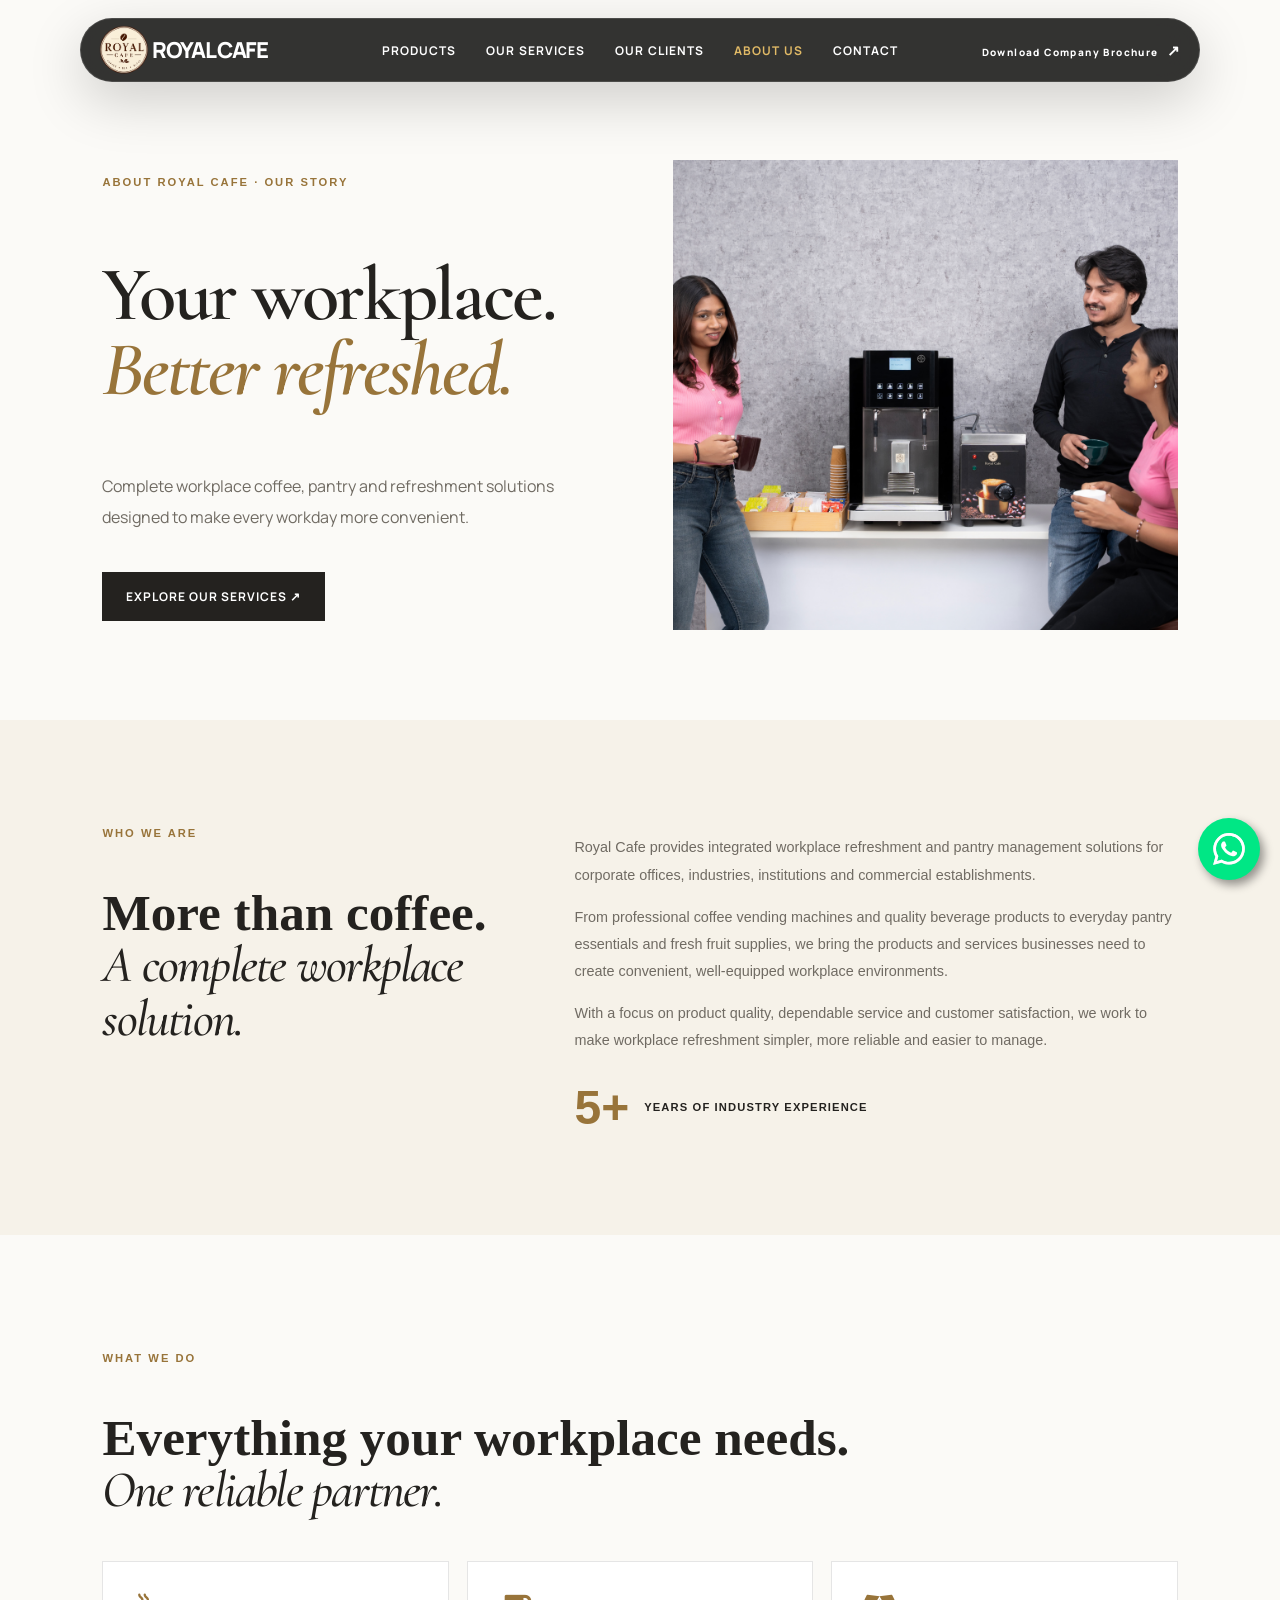
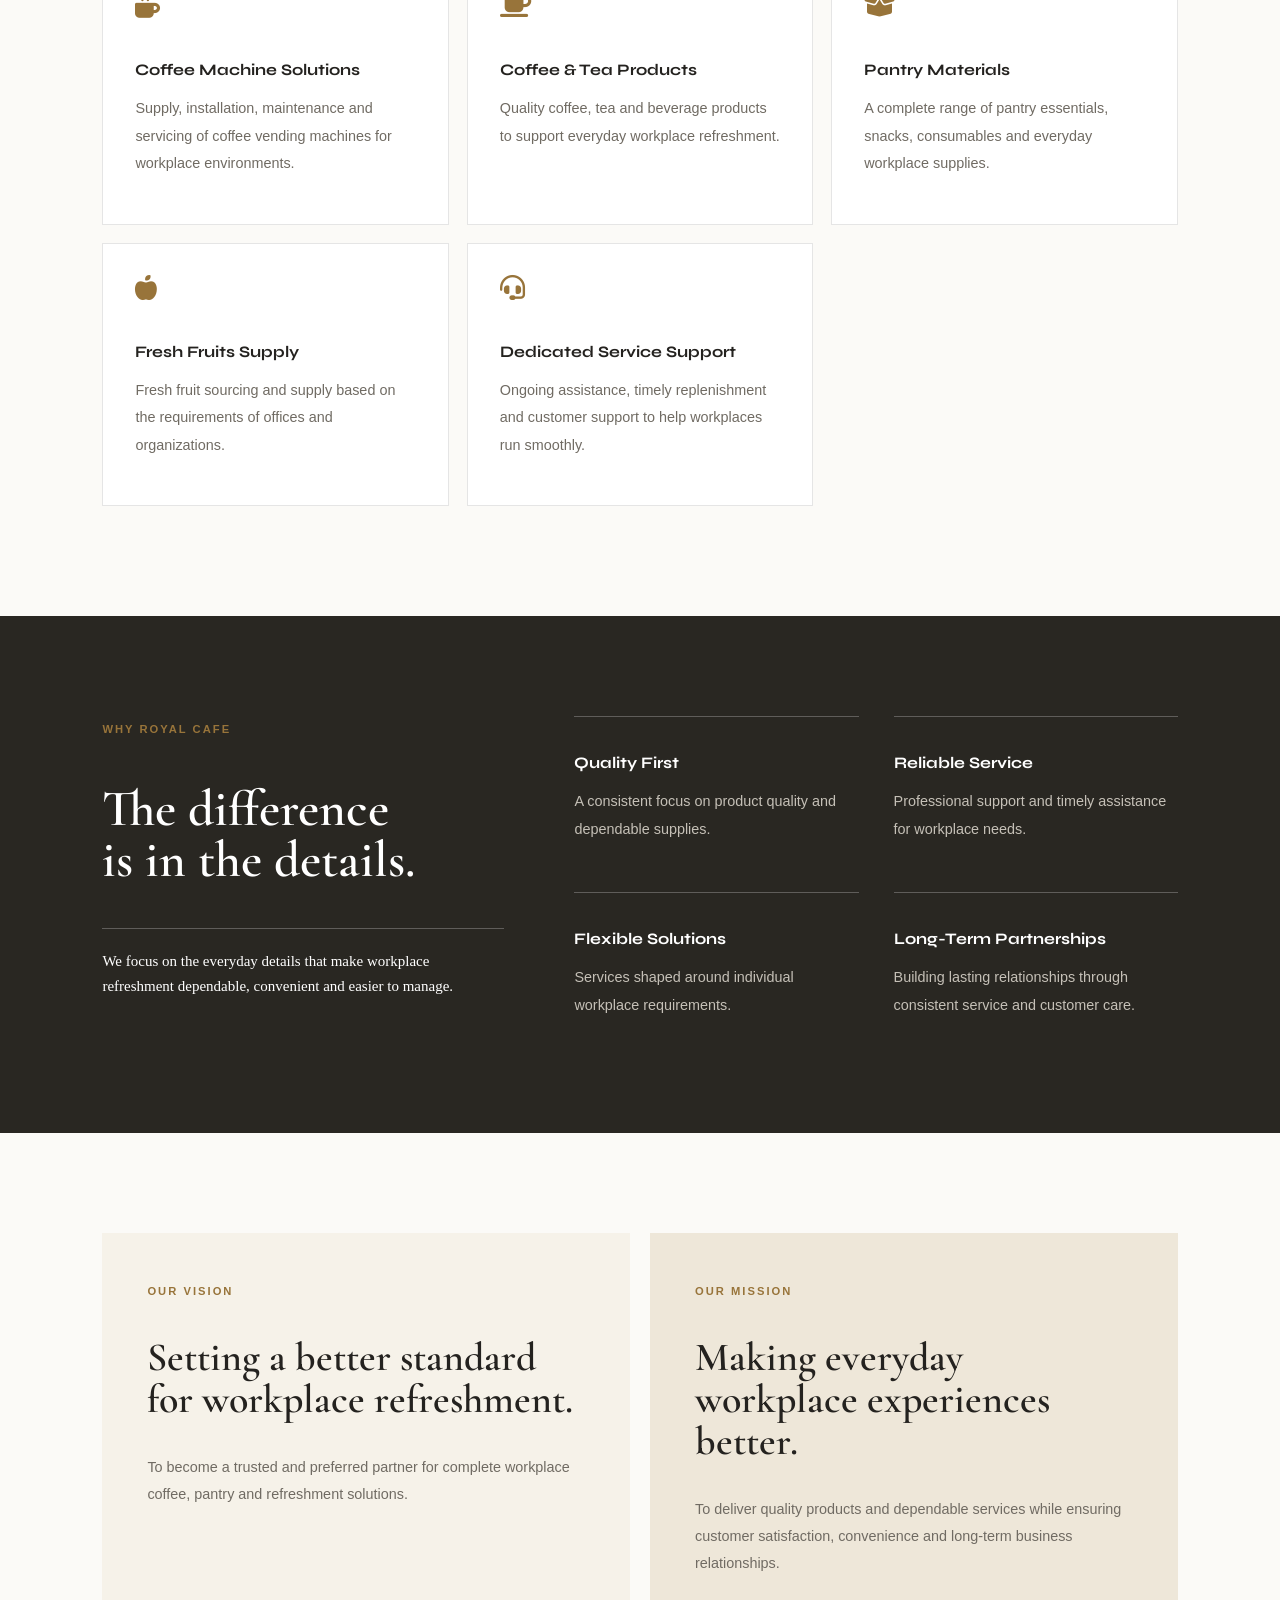
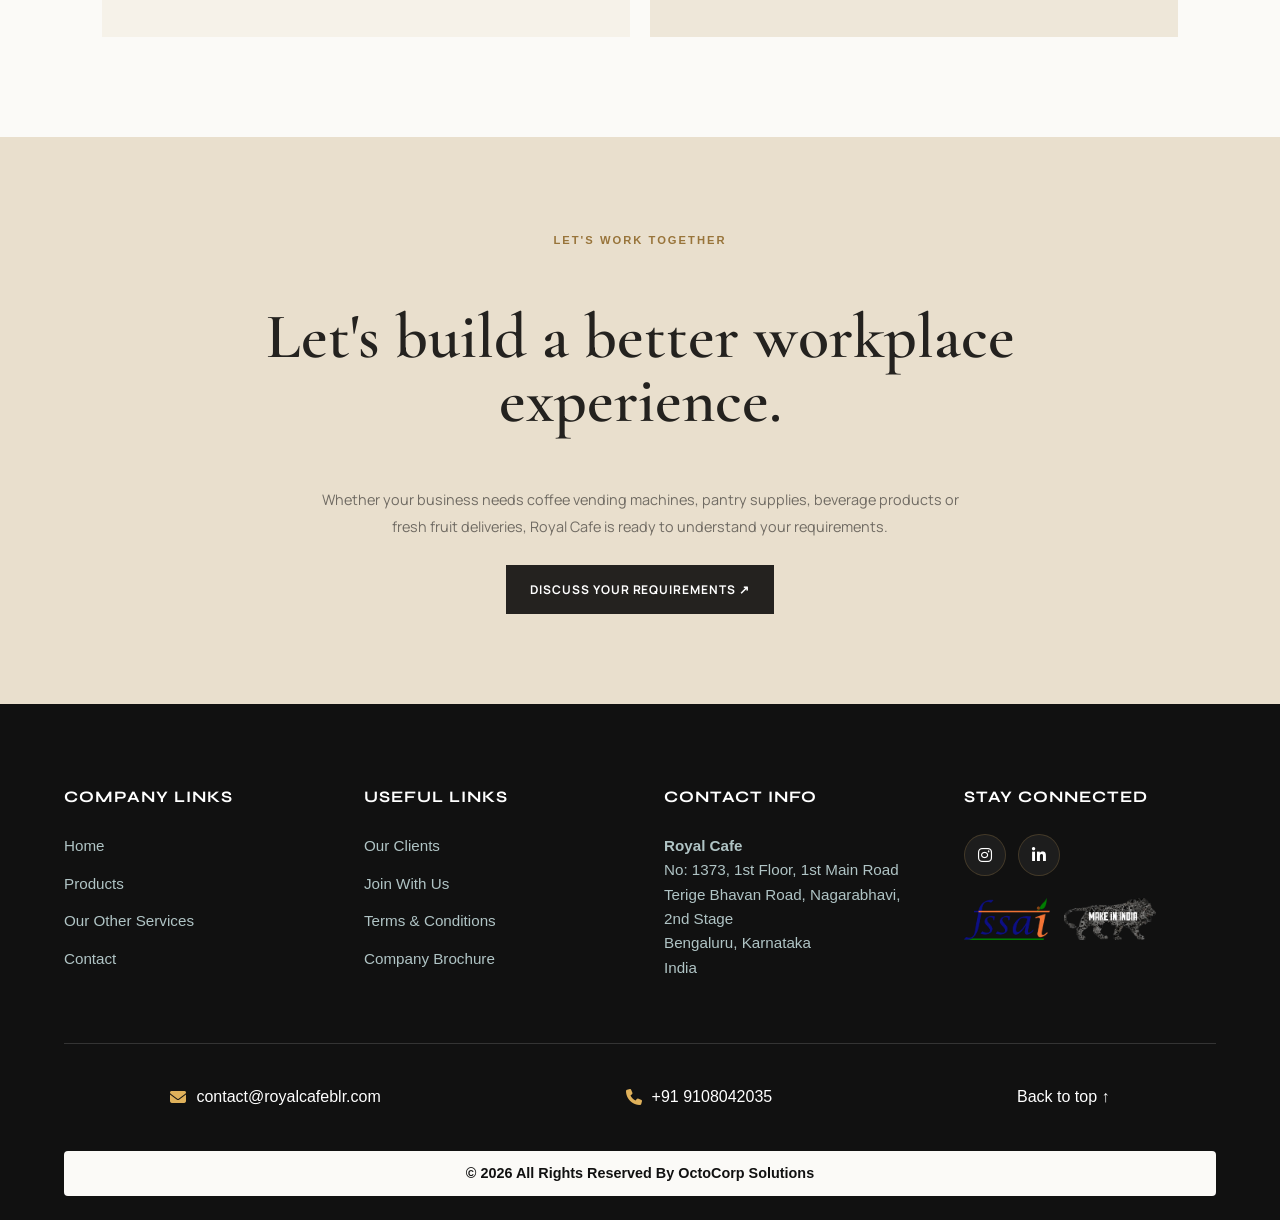
<file: about.html>
<!doctype html>
<html lang="en">
<head>
  <meta charset="utf-8">
  <meta name="viewport" content="width=device-width,initial-scale=1">
  <title>About Us — RoyalCafe</title>
  <link rel="preconnect" href="https://fonts.googleapis.com">
  <link rel="preconnect" href="https://fonts.gstatic.com" crossorigin>
  <link href="https://fonts.googleapis.com/css2?family=Cormorant+Garamond:ital,wght@0,500;0,600;1,500;1,600&family=Playwrite+CA+Guides:wght@400&family=Syne:wght@700;800&family=Manrope:wght@400;500;600;700;800&display=swap" rel="stylesheet">
  <link rel="stylesheet" href="styles.css">
  <link rel="stylesheet" href="https://cdnjs.cloudflare.com/ajax/libs/font-awesome/6.4.0/css/all.min.css">
</head>
<body>

  <!-- Header -->
  <header class="header" id="top" data-header>
    <a class="logo magnetic" href="index.html" aria-label="RoyalCafe home">
      <img src="assets/images/logo.png" alt="RoyalCafe Logo" height="30">
      ROYAL CAFE
    </a>
    <nav class="desktop-nav">
      <a href="products.html">Products</a>
      <a href="services.html">Our Services</a>
      <a href="client.html">Our Clients</a>
      <a href="about.html" style="color: var(--gold);">About Us</a>
      <a href="contact.html">Contact</a>
    </nav>
    <a class="header-cta magnetic" href="https://profile.royalcafeblr.com">Download Company Brochure<span>↗</span></a>
    <button class="menu" aria-label="Open menu" aria-expanded="false"><i></i><i></i></button>
    <nav class="mobile-nav">
      <a href="products.html">Products</a>
      <a href="services.html">Our Services</a>
      <a href="client.html">Our Clients</a>
      <a href="about.html">About Us</a>
      <a href="contact.html">Contact</a>
      <a href="https://profile.royalcafeblr.com">Download Company Brochure</a>
    </nav>
  </header>

  
<!-- Replace the existing <main> content in about.html with this.
     Add the CSS below inside the page's existing <head>. -->

<style>
:root {
  --gold: #e1ba66;
  --ink: #24221f;
  --muted: #706b63;
  --cream: #f6f2e9;
  --paper: #fbfaf7;
}

.about-main { background: var(--paper); color: var(--ink); }
.about-wrap { width: min(1180px, 84%); margin: auto; }

.about-kicker {
  color: #98743a;
  font: 800 .7rem Poppins, sans-serif;
  letter-spacing: .18em;
  text-transform: uppercase;
}

.about-title {
  font: 600 clamp(3rem, 6vw, 5.5rem)/.98
  "Cormorant Garamond", serif;
  letter-spacing: -.03em;
}

.about-title em { color: #98743a; }

.about-lead {
  color: var(--muted);
  font: 400 1rem/1.9 Manrope, sans-serif;
  max-width: 620px;
}

.about-hero { padding: 160px 0 90px; }

.about-hero-grid {
  display: grid;
  grid-template-columns: 1fr 1fr;
  gap: 65px;
  align-items: center;
}

.about-hero-image {
  width: 100%;
  height: 470px;
  object-fit: cover;
}

.about-btn {
  display: inline-block;
  padding: 16px 24px;
  background: var(--ink);
  color: white;
  text-decoration: none;
  font: 700 .75rem Manrope, sans-serif;
  letter-spacing: .08em;
  text-transform: uppercase;
  margin-top: 24px;
}

.about-btn:hover { background: #98743a; }

.about-intro {
  padding: 100px 0;
  background: var(--cream);
}

.about-intro-grid {
  display: grid;
  grid-template-columns: .8fr 1.2fr;
  gap: 70px;
}

.about-intro h2,
.about-section-title {
  font: 600 clamp(2.5rem, 4vw, 4rem)/1
  "Poppins", serif;
}

.about-intro p,
.about-service p,
.about-value p,
.about-purpose p {
  color: var(--muted);
  font: 400 .9rem/1.9 Poppins, sans-serif;
}

.about-stat {
  margin-top: 25px;
  display: flex;
  align-items: center;
  gap: 15px;
}

.about-stat strong {
  font: 800 3rem Poppins, sans-serif;
  color: #98743a;
}

.about-stat span {
  font: 700 .7rem Poppins, sans-serif;
  letter-spacing: .1em;
  text-transform: uppercase;
}

.about-services { padding: 110px 0; }

.about-service-grid {
  display: grid;
  grid-template-columns: repeat(3, 1fr);
  gap: 18px;
  margin-top: 45px;
}

.about-service {
  background: white;
  border: 1px solid rgba(0,0,0,.1);
  padding: 32px;
  transition: .3s;
}

.about-service:hover {
  transform: translateY(-6px);
  box-shadow: 0 15px 35px rgba(0,0,0,.07);
}

.about-service i {
  font-size: 25px;
  color: #98743a;
  margin-bottom: 25px;
}

.about-service h3 {
  font: 700 1rem Syne, sans-serif;
}

.about-why {
  background: #292722;
  color: white;
  padding: 100px 0;
}

.about-why-grid {
  display: grid;
  grid-template-columns: .8fr 1.2fr;
  gap: 70px;
}

.about-why h2 {
  font: 600 clamp(2.5rem, 4vw, 4rem)/1
  "Cormorant Garamond", serif;
}

.about-values {
  display: grid;
  grid-template-columns: 1fr 1fr;
  gap: 35px;
}

.about-value {
  border-top: 1px solid rgba(255,255,255,.25);
  padding-top: 20px;
}

.about-value h3 {
  font: 700 1rem Syne, sans-serif;
}

.about-value p { color: #c5c0b7; }

.about-purpose { padding: 100px 0; }

.about-purpose-grid {
  display: grid;
  grid-template-columns: 1fr 1fr;
  gap: 20px;
}

.about-purpose-card {
  padding: 45px;
  background: var(--cream);
}

.about-purpose-card:nth-child(2) {
  background: #eee7d9;
}

.about-purpose-card h2 {
  font: 600 2.5rem/1.05 "Cormorant Garamond", serif;
}

.about-cta {
  padding: 90px 20px;
  text-align: center;
  background: #e9dfcd;
}

.about-cta h2 {
  font: 600 clamp(2.8rem, 5vw, 4.5rem)/1
  "Cormorant Garamond", serif;
}

.about-cta p {
  max-width: 650px;
  margin: auto;
  color: var(--muted);
  font: 400 .9rem/1.9 Manrope, sans-serif;
}

@media(max-width:850px) {
  .about-hero-grid,
  .about-intro-grid,
  .about-why-grid {
    grid-template-columns: 1fr;
  }

  .about-service-grid { grid-template-columns: 1fr 1fr; }
}

@media(max-width:600px) {
  .about-wrap { width: 90%; }
  .about-hero { padding-top: 125px; }
  .about-hero-image { height: 300px; }
  .about-service-grid,
  .about-values,
  .about-purpose-grid {
    grid-template-columns: 1fr;
  }
  .about-intro,
  .about-services,
  .about-purpose { padding: 70px 0; }
  .about-purpose-card { padding: 30px; }
}
</style>

<main class="about-main">

  <!-- HERO -->
  <section class="about-hero">
    <div class="about-wrap about-hero-grid">
      <div>
        <span class="about-kicker">About Royal Cafe · Our Story</span>
        <h1 class="about-title">
          Your workplace.<br>
          <em>Better refreshed.</em>
        </h1>
        <p class="about-lead">
          Complete workplace coffee, pantry and refreshment
          solutions designed to make every workday more convenient.
        </p>
        <a class="about-btn" href="services.html">
          Explore Our Services ↗
        </a>
      </div>

      <img
        class="about-hero-image"
        src="assets/images/RoyalCfe-17-9-26-00015_1-copy.jpg"
        alt="Royal Cafe workplace coffee and refreshment setup"
        width="900"
        height="1000"
        fetchpriority="high">
    </div>
  </section>

  <!-- WHO WE ARE -->
  <section class="about-intro">
    <div class="about-wrap about-intro-grid">
      <div>
        <span class="about-kicker">Who We Are</span>
        <h2>
          More than coffee.<br>
          <em>A complete workplace solution.</em>
        </h2>
      </div>

      <div>
        <p>
          Royal Cafe provides integrated workplace refreshment and
          pantry management solutions for corporate offices,
          industries, institutions and commercial establishments.
        </p>

        <p>
          From professional coffee vending machines and quality
          beverage products to everyday pantry essentials and fresh
          fruit supplies, we bring the products and services
          businesses need to create convenient, well-equipped
          workplace environments.
        </p>

        <p>
          With a focus on product quality, dependable service and
          customer satisfaction, we work to make workplace
          refreshment simpler, more reliable and easier to manage.
        </p>

        <div class="about-stat">
          <strong>5+</strong>
          <span>Years of Industry Experience</span>
        </div>
      </div>
    </div>
  </section>

  <!-- CORE SERVICES -->
  <section class="about-services">
    <div class="about-wrap">
      <span class="about-kicker">What We Do</span>
      <h2 class="about-section-title">
        Everything your workplace needs.<br>
        <em>One reliable partner.</em>
      </h2>

      <div class="about-service-grid">

        <article class="about-service">
          <i class="fa-solid fa-mug-hot"></i>
          <h3>Coffee Machine Solutions</h3>
          <p>
            Supply, installation, maintenance and servicing of
            coffee vending machines for workplace environments.
          </p>
        </article>

        <article class="about-service">
          <i class="fa-solid fa-mug-saucer"></i>
          <h3>Coffee &amp; Tea Products</h3>
          <p>
            Quality coffee, tea and beverage products to support
            everyday workplace refreshment.
          </p>
        </article>

        <article class="about-service">
          <i class="fa-solid fa-box-open"></i>
          <h3>Pantry Materials</h3>
          <p>
            A complete range of pantry essentials, snacks,
            consumables and everyday workplace supplies.
          </p>
        </article>

        <article class="about-service">
          <i class="fa-solid fa-apple-whole"></i>
          <h3>Fresh Fruits Supply</h3>
          <p>
            Fresh fruit sourcing and supply based on the
            requirements of offices and organizations.
          </p>
        </article>

        <article class="about-service">
          <i class="fa-solid fa-headset"></i>
          <h3>Dedicated Service Support</h3>
          <p>
            Ongoing assistance, timely replenishment and customer
            support to help workplaces run smoothly.
          </p>
        </article>

      </div>
    </div>
  </section>

  <!-- WHY ROYAL CAFE -->
  <section class="about-why">
    <div class="about-wrap about-why-grid">
      <div>
        <span class="about-kicker">Why Royal Cafe</span>
        <h2>The difference<br>is in the details.</h2>
        <p class="about-value">
          We focus on the everyday details that make workplace
          refreshment dependable, convenient and easier to manage.
        </p>
      </div>

      <div class="about-values">
        <article class="about-value">
          <h3>Quality First</h3>
          <p>A consistent focus on product quality and dependable supplies.</p>
        </article>

        <article class="about-value">
          <h3>Reliable Service</h3>
          <p>Professional support and timely assistance for workplace needs.</p>
        </article>

        <article class="about-value">
          <h3>Flexible Solutions</h3>
          <p>Services shaped around individual workplace requirements.</p>
        </article>

        <article class="about-value">
          <h3>Long-Term Partnerships</h3>
          <p>Building lasting relationships through consistent service and customer care.</p>
        </article>
      </div>
    </div>
  </section>

  <!-- VISION & MISSION -->
  <section class="about-purpose">
    <div class="about-wrap about-purpose-grid">

      <article class="about-purpose-card">
        <span class="about-kicker">Our Vision</span>
        <h2>Setting a better standard for workplace refreshment.</h2>
        <p>
          To become a trusted and preferred partner for complete
          workplace coffee, pantry and refreshment solutions.
        </p>
      </article>

      <article class="about-purpose-card">
        <span class="about-kicker">Our Mission</span>
        <h2>Making everyday workplace experiences better.</h2>
        <p>
          To deliver quality products and dependable services
          while ensuring customer satisfaction, convenience and
          long-term business relationships.
        </p>
      </article>

    </div>
  </section>

  <!-- CTA -->
  <section class="about-cta">
    <div class="about-wrap">
      <span class="about-kicker">Let's Work Together</span>
      <h2>Let's build a better workplace experience.</h2>
      <p>
        Whether your business needs coffee vending machines,
        pantry supplies, beverage products or fresh fruit
        deliveries, Royal Cafe is ready to understand your
        requirements.
      </p>
      <a class="about-btn" href="contact.html">
        Discuss Your Requirements ↗
      </a>
    </div>
  </section>

</main>


  <!-- Footer -->
  <footer class="site-footer">
    <div class="footer-container">
        <div class="footer-col">
            <h3>Company Links</h3>
            <ul>
                <li><a href="index.html">Home</a></li>
                <li><a href="products.html">Products</a></li>
                <li><a href="services.html">Our Other Services</a></li> 
                <li><a href="contact.html">Contact</a></li>
            </ul>
        </div>
        <div class="footer-col">
            <h3>Useful Links</h3>
            <ul>
              <li><a href="client.html">Our Clients</a></li>
                <li><a href="careers.html">Join With Us</a></li>
                <li><a href="terms.html">Terms & Conditions</a></li>
                <li><a href="https://profile.royalcafeblr.com">Company Brochure</a></li>
                
            </ul>
        </div>
        <div class="footer-col">
            <h3>Contact Info</h3>
            <p><strong>Royal Cafe</strong><br>No: 1373, 1st Floor, 1st Main Road<br>Terige Bhavan Road, Nagarabhavi, 2nd Stage<br>Bengaluru, Karnataka<br>India</p>
        </div>
        <div class="footer-col">
            <h3>Stay Connected</h3>
            <div class="social-icons">
                
                <a href="https://instagram.com" target="_blank" rel="noopener" aria-label="Instagram"><i class="fa-brands fa-instagram"></i></a>
                <a href="https://linkedin.com" target="_blank" rel="noopener" aria-label="LinkedIn"><i class="fa-brands fa-linkedin-in"></i></a>
            </div>


            <div class="footer-trust-logos" aria-label="FSSAI and Make in India">
        <img src="assets/images/fssai.png" alt="FSSAI" loading="lazy">
        <img src="assets/images/made.png" alt="Make in India" loading="lazy">
    </div>



        </div>
    </div>
    <div class="footer-contact-bar">
        <div class="contact-item"><i class="fa-solid fa-envelope"></i><a href="mailto:contact@royalcafeblr.com"> contact@royalcafeblr.com </a></div>
        <div class="contact-item"><i class="fa-solid fa-phone"></i><a href="tel:9108042035"> +91 9108042035</a></div>
        <a href="about.html">Back to top ↑</a>
    </div>
    <div class="footer-bottom"><a href="https://octocorp.in/"><p>&copy; 2026 All Rights Reserved By OctoCorp Solutions</p></a></div>
  </footer>

  <script src="script.js"></script>



<div class="wabtn" id="wabutton">
  <style> [wa-tooltip] { position: relative; cursor: default;  &:hover { &::before { content: attr(wa-tooltip); font-size: 16px; text-align: center; position: absolute; display: block; right: calc(0% - 100px); left: null; min-width: 200px; max-width: 200px; bottom: calc(100% + 40px); transform: translate(-50%); animation: fade-in 500ms ease; background: #00E785; border-radius: 4px; padding: 10px; color: #ffffff; z-index: 1; } } }  @keyframes pulse { 0% { transform: scale(1); } 50% { transform: scale(1.1); } 100% { transform: scale(1); } }  [wa-tooltip] {  }  @keyframes fade-in { from { opacity: 0; } to { opacity: 1; } }</style>
  <a wa-tooltip="We are available! Click here to chat" target="_self" href="https://wa.me/919108042035?text=Hi!%20I'm%20interested%20in%20your%20services%20and%20would%20love%20to%20know%20more%20about%20it.%20Could%20you%20please%20send%20me%20more%20information?%20Thank%20you!" style=" cursor: pointer;height: auto;width: auto;padding: 10px 10px 10px 10px;position: fixed !important;color: #fff;bottom: 20px;right: 20px;;display: flex;text-decoration: none;font-size: 18px;font-weight: 600;font-family: sans-serif;align-items: center;z-index: 999999999 !important;background-color: #00E785;box-shadow: 4px 5px 10px rgba(0, 0, 0, 0.4);border-radius: 100px;animation: pulse 2.5s ease infinite;">
    <svg width="42" height="42" style="padding: 5px;" viewBox="0 0 28 28" fill="none" xmlns="http://www.w3.org/2000/svg"><g clip-path="url(#clip0_1024_354)"><path d="M23.8759 4.06939C21.4959 1.68839 18.3316 0.253548 14.9723 0.0320463C11.613 -0.189455 8.28774 0.817483 5.61565 2.86535C2.94357 4.91323 1.10682 7.86244 0.447451 11.1638C-0.21192 14.4652 0.351026 17.8937 2.03146 20.8109L0.0625 28.0004L7.42006 26.0712C9.45505 27.1794 11.7353 27.7601 14.0524 27.7602H14.0583C16.8029 27.7599 19.4859 26.946 21.768 25.4212C24.0502 23.8965 25.829 21.7294 26.8798 19.1939C27.9305 16.6583 28.206 13.8682 27.6713 11.1761C27.1367 8.48406 25.8159 6.01095 23.8759 4.06939ZM14.0583 25.4169H14.0538C11.988 25.417 9.96008 24.8617 8.1825 23.8091L7.7611 23.5593L3.3945 24.704L4.56014 20.448L4.28546 20.0117C2.92594 17.8454 2.32491 15.2886 2.57684 12.7434C2.82877 10.1982 3.91938 7.80894 5.67722 5.95113C7.43506 4.09332 9.76045 2.87235 12.2878 2.48017C14.8152 2.08799 17.4013 2.54684 19.6395 3.78457C21.8776 5.02231 23.641 6.96875 24.6524 9.3179C25.6638 11.6671 25.8659 14.2857 25.2268 16.7622C24.5877 19.2387 23.1438 21.4326 21.122 22.999C19.1001 24.5655 16.6151 25.4156 14.0575 25.4157L14.0583 25.4169Z" fill="#E0E0E0"></path><path fill-rule="evenodd" clip-rule="evenodd" d="M10.6291 7.98363C10.3723 7.41271 10.1019 7.40123 9.85771 7.39143C9.65779 7.38275 9.42903 7.38331 9.20083 7.38331C9.0271 7.3879 8.8562 7.42837 8.69887 7.5022C8.54154 7.57602 8.40119 7.68159 8.28663 7.81227C7.899 8.17929 7.59209 8.62305 7.38547 9.11526C7.17884 9.60747 7.07704 10.1373 7.08655 10.6711C7.08655 12.3578 8.31519 13.9877 8.48655 14.2164C8.65791 14.4452 10.8581 18.0169 14.3425 19.3908C17.2382 20.5327 17.8276 20.3056 18.4562 20.2485C19.0848 20.1913 20.4843 19.4194 20.7701 18.6189C21.056 17.8183 21.0557 17.1323 20.9701 16.989C20.8844 16.8456 20.6559 16.7605 20.3129 16.5889C19.9699 16.4172 18.2849 15.5879 17.9704 15.4736C17.656 15.3594 17.4275 15.3023 17.199 15.6455C16.9705 15.9888 16.3139 16.7602 16.1137 16.9895C15.9135 17.2189 15.7136 17.2471 15.3709 17.0758C14.3603 16.6729 13.4275 16.0972 12.6143 15.3745C11.8648 14.6818 11.2221 13.8819 10.7072 13.0007C10.5073 12.6579 10.6857 12.472 10.8579 12.3007C11.0119 12.1472 11.2006 11.9005 11.3722 11.7003C11.5129 11.5271 11.6282 11.3346 11.7147 11.1289C11.7603 11.0343 11.7817 10.9299 11.7768 10.825C11.7719 10.7201 11.7409 10.6182 11.6867 10.5283C11.6001 10.3566 10.9337 8.66151 10.6291 7.98363Z" fill="white"></path><path d="M23.7628 4.02445C21.4107 1.66917 18.2825 0.249336 14.9611 0.0294866C11.6397 -0.190363 8.35161 0.804769 5.70953 2.82947C3.06745 4.85417 1.25154 7.77034 0.600156 11.0346C-0.051233 14.299 0.506321 17.6888 2.16894 20.5724L0.222656 27.6808L7.49566 25.7737C9.50727 26.8692 11.7613 27.4432 14.0519 27.4434H14.0577C16.7711 27.4436 19.4235 26.6392 21.6798 25.1321C23.936 23.6249 25.6947 21.4825 26.7335 18.9759C27.7722 16.4693 28.0444 13.711 27.5157 11.0497C26.9869 8.38835 25.6809 5.94358 23.7628 4.02445ZM14.0577 25.1269H14.0547C12.0125 25.1271 10.0078 24.5782 8.25054 23.5377L7.8339 23.2907L3.51686 24.4222L4.66906 20.2143L4.39774 19.7831C3.05387 17.6415 2.4598 15.1141 2.70892 12.598C2.95804 10.082 4.03622 7.72013 5.77398 5.88366C7.51173 4.04719 9.81051 2.84028 12.3089 2.45266C14.8074 2.06505 17.3638 2.5187 19.5763 3.74232C21.7888 4.96593 23.5319 6.89011 24.5317 9.21238C25.5314 11.5346 25.7311 14.1233 25.0993 16.5714C24.4675 19.0195 23.0401 21.1883 21.0414 22.7367C19.0427 24.2851 16.5861 25.1254 14.0577 25.1255V25.1269Z" fill="white"></path></g><defs><clipPath id="clip0_1024_354"><rect width="27.8748" height="28" fill="white" transform="translate(0.0625)"></rect></clipPath></defs></svg>
    <span class="button-text"></span>
  </a>
</div>




  
</body>
</html>
</file>
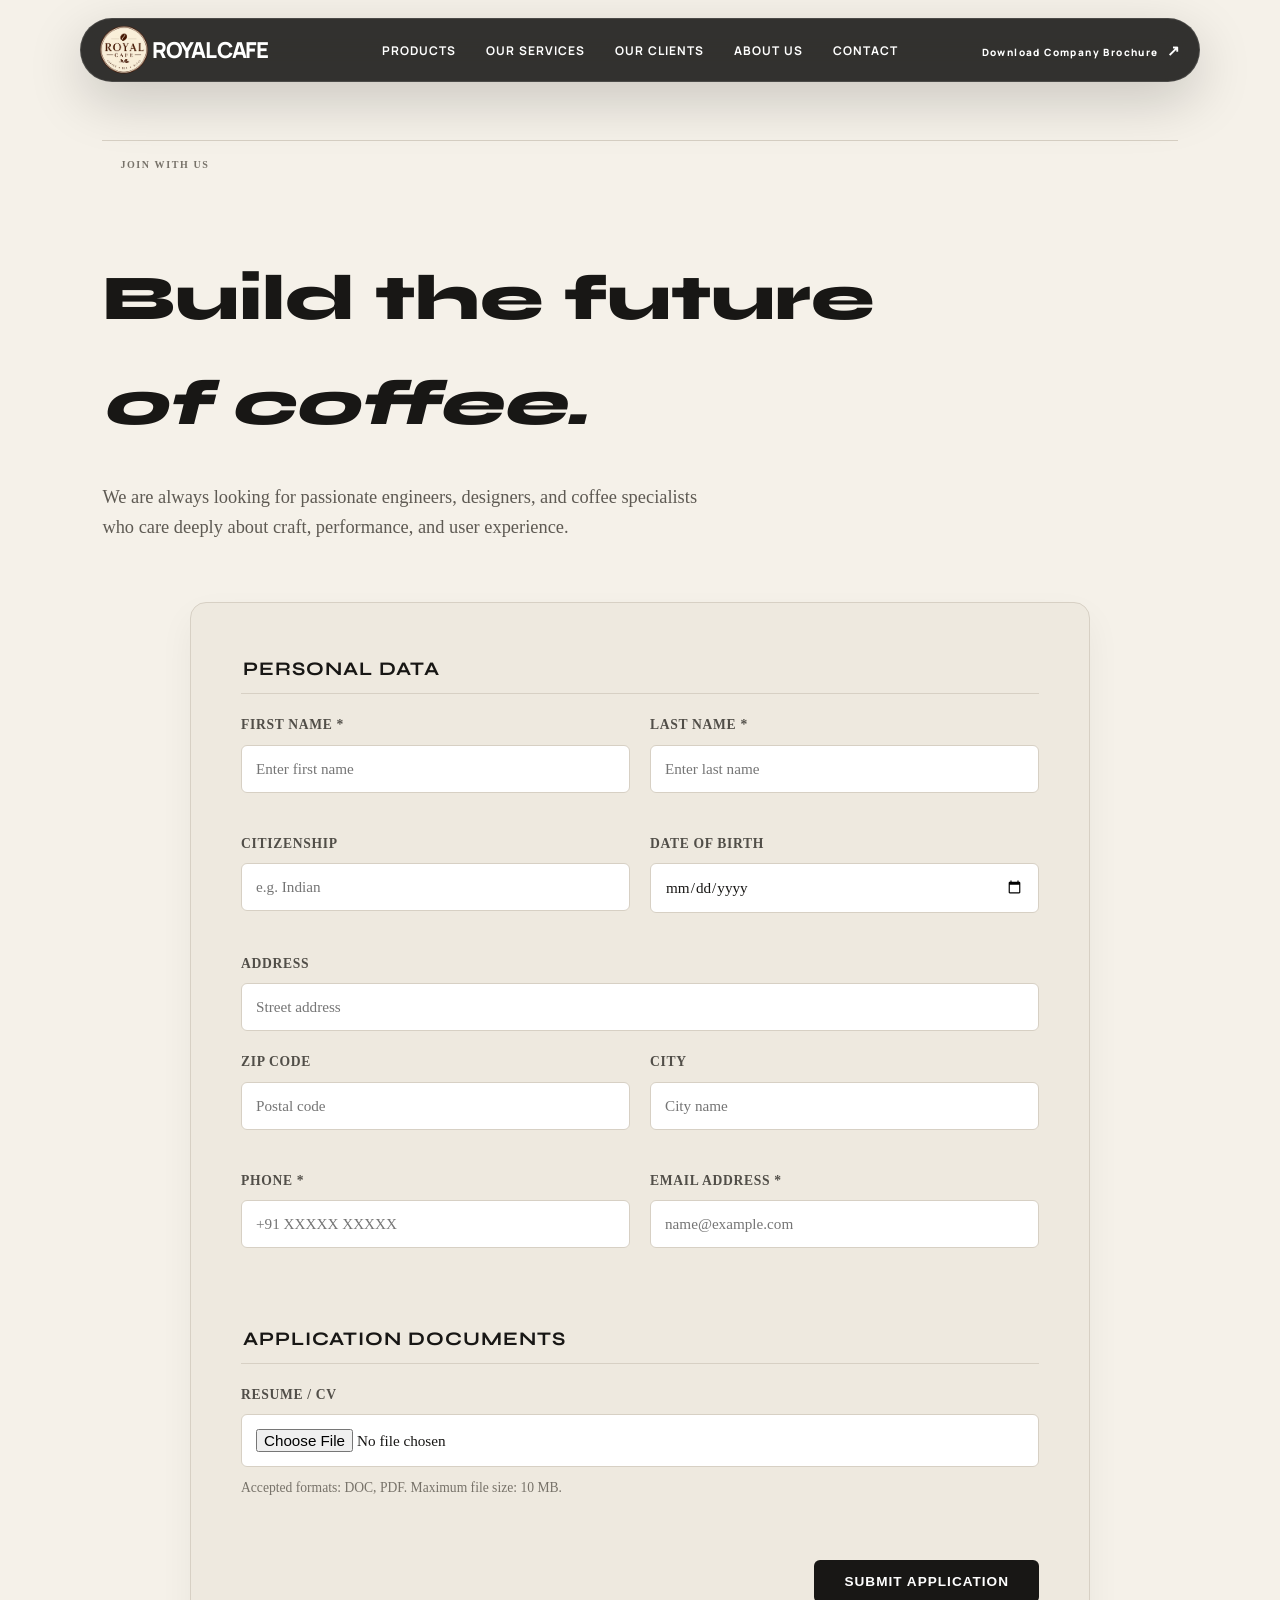
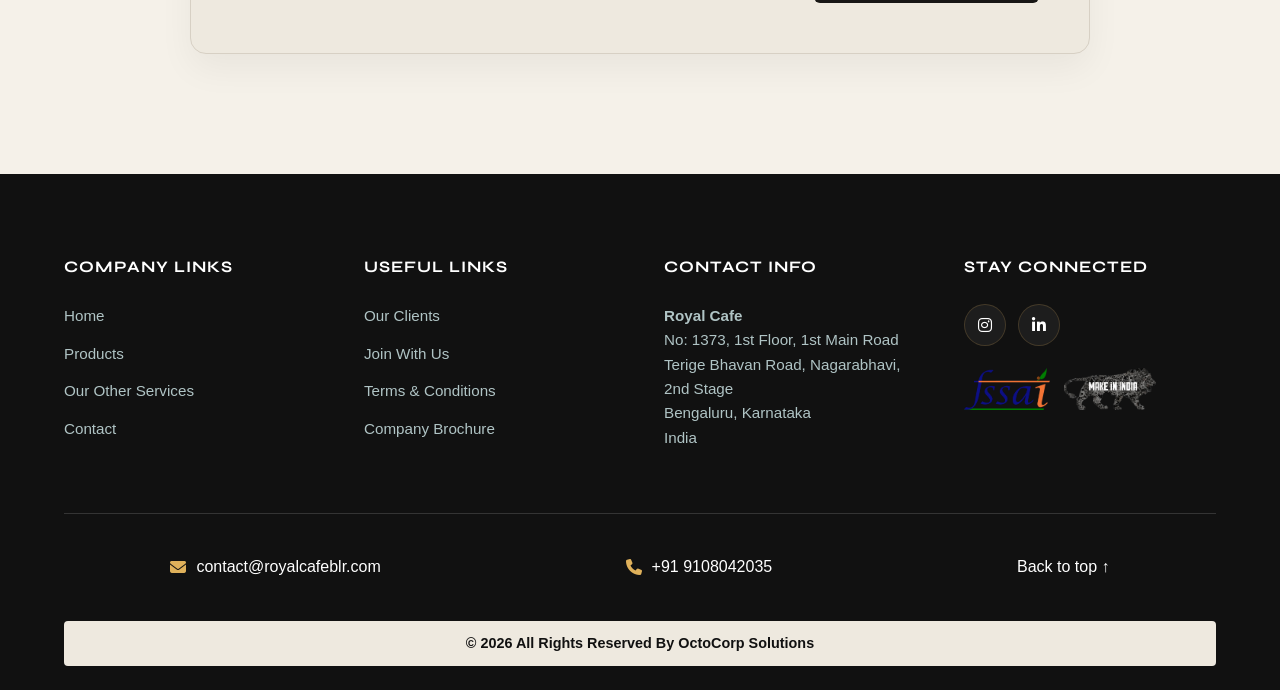
<file: careers.html>
<!doctype html>
<html lang="en">
<head>
  <meta charset="utf-8">
  <meta name="viewport" content="width=device-width,initial-scale=1">
  <title>Careers — RoyalCafe</title>
  <link rel="preconnect" href="https://fonts.googleapis.com">
  <link rel="preconnect" href="https://fonts.gstatic.com" crossorigin>
  <link href="https://fonts.googleapis.com/css2?family=Cormorant+Garamond:ital,wght@0,500;0,600;1,500;1,600&family=Playwrite+CA+Guides:wght@400&family=Syne:wght@700;800&family=Manrope:wght@400;500;600;700;800&display=swap" rel="stylesheet">
  <link rel="stylesheet" href="styles.css">
  <link rel="stylesheet" href="https://cdnjs.cloudflare.com/ajax/libs/font-awesome/6.4.0/css/all.min.css">
  <style>
    /* Clean Careers Form Styling */
    .career-form-section {
      background: var(--paper);
      border: 1px solid var(--line);
      border-radius: 16px;
      padding: 50px;
      max-width: 900px;
      margin: 0 auto;
      box-shadow: 0 15px 35px rgba(0,0,0,0.05);
    }
    .career-form-section fieldset {
      border: none;
      padding: 0;
      margin: 0 0 35px 0;
    }
    .career-form-section legend {
      font-family: 'Syne', sans-serif;
      font-size: 1.2rem;
      font-weight: 700;
      text-transform: uppercase;
      letter-spacing: 1px;
      color: var(--ink);
      margin-bottom: 20px;
      border-bottom: 1px solid var(--line);
      padding-bottom: 8px;
      width: 100%;
    }
    .career-form-section .two-cols {
      display: grid;
      grid-template-columns: 1fr 1fr;
      gap: 20px;
      margin-bottom: 20px;
    }
    .career-form-section label {
      display: flex;
      flex-direction: column;
      gap: 8px;
      font-size: 0.85rem;
      font-weight: 700;
      text-transform: uppercase;
      letter-spacing: 0.05em;
      color: #514e48;
      margin-bottom: 20px;
    }
    .career-form-section input[type="text"],
    .career-form-section input[type="date"],
    .career-form-section input[type="tel"],
    .career-form-section input[type="email"],
    .career-form-section input[type="file"] {
      width: 100%;
      padding: 14px;
      background: #ffffff;
      border: 1px solid var(--line);
      border-radius: 6px;
      font-family: inherit;
      font-size: 0.95rem;
      color: var(--ink);
      outline: none;
      transition: border-color 0.3s ease;
    }
    .career-form-section input:focus {
      border-color: var(--gold);
    }
    .career-form-section p {
      font-size: 0.85rem;
      color: var(--muted);
      margin-top: -10px;
      margin-bottom: 25px;
    }
    .career-form-section .btns {
      text-align: right;
    }
    .career-form-section input[type="submit"] {
      background-color: var(--ink);
      color: #ffffff;
      padding: 14px 30px;
      border: none;
      border-radius: 6px;
      font-size: 0.85rem;
      font-weight: 700;
      text-transform: uppercase;
      letter-spacing: 1px;
      cursor: pointer;
      transition: background-color 0.3s ease, transform 0.2s ease;
    }
    .career-form-section input[type="submit"]:hover {
      background-color: var(--gold);
      color: var(--bg-base, #0b0b0b);
      transform: translateY(-2px);
    }
    @media(max-width: 768px) {
      .career-form-section { padding: 25px; }
      .career-form-section .two-cols { grid-template-columns: 1fr; gap: 0; }
    }
  </style>
</head>
<body>

  <!-- Header -->
  <header class="header" id="top" data-header>
    <a class="logo magnetic" href="index.html" aria-label="RoyalCafe home">
      <img src="assets/images/logo.png" alt="RoyalCafe Logo" height="30">
      ROYAL CAFE
    </a>
     <nav class="desktop-nav">
      <a href="products.html">Products</a>
      <a href="services.html">Our Services</a>
      <a href="client.html">Our Clients</a>
      <a href="about.html">About Us</a>
      <a href="contact.html">Contact</a>
    </nav>
    <a class="header-cta magnetic" href="https://profile.royalcafeblr.com">Download Company Brochure<span>↗</span></a>
    <button class="menu" aria-label="Open menu" aria-expanded="false"><i></i><i></i></button>
    <nav class="mobile-nav">
      <a href="products.html">Products</a>
      <a href="services.html">Our Services</a>
      <a href="client.html">Our Clients</a>
      <a href="about.html">About Us</a>
      <a href="contact.html">Contact</a>
      <a href="https://profile.royalcafeblr.com">Download Company Brochure</a>
    </nav>
  </header>

  <!-- Main Careers Section -->
  <main style="padding-top: 140px; max-width: 1400px; margin: 0 auto; padding-left: 8vw; padding-right: 8vw; padding-bottom: 120px;">
    <div class="section-top"><span></span><p>JOIN WITH US</p></div>
    <h1 style="font-family: 'Syne', sans-serif; font-size: clamp(3rem, 5vw, 5rem); font-weight: 800; margin-bottom: 25px;">Build the future<br><em>of coffee.</em></h1>
    <p style="font-size: 1.15rem; color: #5e5a53; max-width: 600px; margin-bottom: 60px;">We are always looking for passionate engineers, designers, and coffee specialists who care deeply about craft, performance, and user experience.</p>

    <!-- Clean Application Form Container -->
    <section class="career-form-section">
      <form action="https://form.taxi/s/jzo96ubu" id="9okrpr1x" method="POST" enctype="multipart/form-data" accept-charset="UTF-8">

        <fieldset>
          <legend>Personal Data</legend>
          <div class="two-cols">
            <label>
              First Name *
              <input type="text" name="First name" required placeholder="Enter first name">
            </label>
            <label>
              Last Name *
              <input type="text" name="Family name" required placeholder="Enter last name">
            </label>
          </div>
          <div class="two-cols">
            <label>
              Citizenship
              <input type="text" name="Citizenship" placeholder="e.g. Indian">
            </label>
            <label>
              Date of Birth
              <input type="date" name="Date of birth">
            </label>
          </div>
          <label>
            Address
            <input type="text" name="Address" placeholder="Street address">
          </label>
          <div class="two-cols">
            <label>
              ZIP Code
              <input type="text" name="ZIP" placeholder="Postal code">
            </label>
            <label>
              City
              <input type="text" name="City" placeholder="City name">
            </label>
          </div>
          <div class="two-cols">
            <label>
              Phone *
              <input type="tel" name="Phone" required placeholder="+91 XXXXX XXXXX">
            </label>
            <label>
              Email Address *
              <input type="email" name="Email" required placeholder="name@example.com">
            </label>
          </div>
        </fieldset>

        <fieldset>
          <legend>Application Documents</legend>
          <input type="hidden" name="MAX_FILE_SIZE" value="10485760">
          <label>
            Resume / CV
            <input type="file" name="Application letter" accept=".doc,.docx,.pdf">
          </label>
          <p>Accepted formats: DOC, PDF. Maximum file size: 10 MB.</p>
        </fieldset>

        <div class="btns">
          <input type="text" name="_gotcha" value="" style="display:none;">
          <input type="submit" value="Submit Application">
        </div>

      </form>
    </section>
  </main>

  <!-- Footer -->
  <footer class="site-footer">
    <div class="footer-container">
        <div class="footer-col">
            <h3>Company Links</h3>
            <ul>
                <li><a href="index.html">Home</a></li>
                <li><a href="products.html">Products</a></li>
                <li><a href="services.html">Our Other Services</a></li> 
                <li><a href="contact.html">Contact</a></li>
            </ul>
        </div>
        <div class="footer-col">
            <h3>Useful Links</h3>
            <ul>
              <li><a href="client.html">Our Clients</a></li>
                <li><a href="careers.html">Join With Us</a></li>
                <li><a href="terms.html">Terms & Conditions</a></li>
              <li><a href="https://profile.royalcafeblr.com">Company Brochure</a></li>
                
            </ul>
        </div>
        <div class="footer-col">
            <h3>Contact Info</h3>
            <p><strong>Royal Cafe</strong><br>No: 1373, 1st Floor, 1st Main Road<br>Terige Bhavan Road, Nagarabhavi, 2nd Stage<br>Bengaluru, Karnataka<br>India</p>
        </div>
        <div class="footer-col">
            <h3>Stay Connected</h3>
            <div class="social-icons">
                
                <a href="https://instagram.com" target="_blank" rel="noopener" aria-label="Instagram"><i class="fa-brands fa-instagram"></i></a>
                <a href="https://linkedin.com" target="_blank" rel="noopener" aria-label="LinkedIn"><i class="fa-brands fa-linkedin-in"></i></a>
            </div>


            <div class="footer-trust-logos" aria-label="FSSAI and Make in India">
        <img src="assets/images/fssai.png" alt="FSSAI" loading="lazy">
        <img src="assets/images/made.png" alt="Make in India" loading="lazy">
    </div>



        </div>
    </div>
    <div class="footer-contact-bar">
        <div class="contact-item"><i class="fa-solid fa-envelope"></i><a href="mailto:contact@royalcafeblr.com"> contact@royalcafeblr.com </a></div>
        <div class="contact-item"><i class="fa-solid fa-phone"></i><a href="tel:9108042035"> +91 9108042035</a></div>
        <a href="careers.html">Back to top ↑</a>
    </div>
    <div class="footer-bottom"><a href="https://octocorp.in/"><p>&copy; 2026 All Rights Reserved By OctoCorp Solutions</p></a></div>
  </footer>

  <script src="script.js"></script>
</body>
</html>
</file>
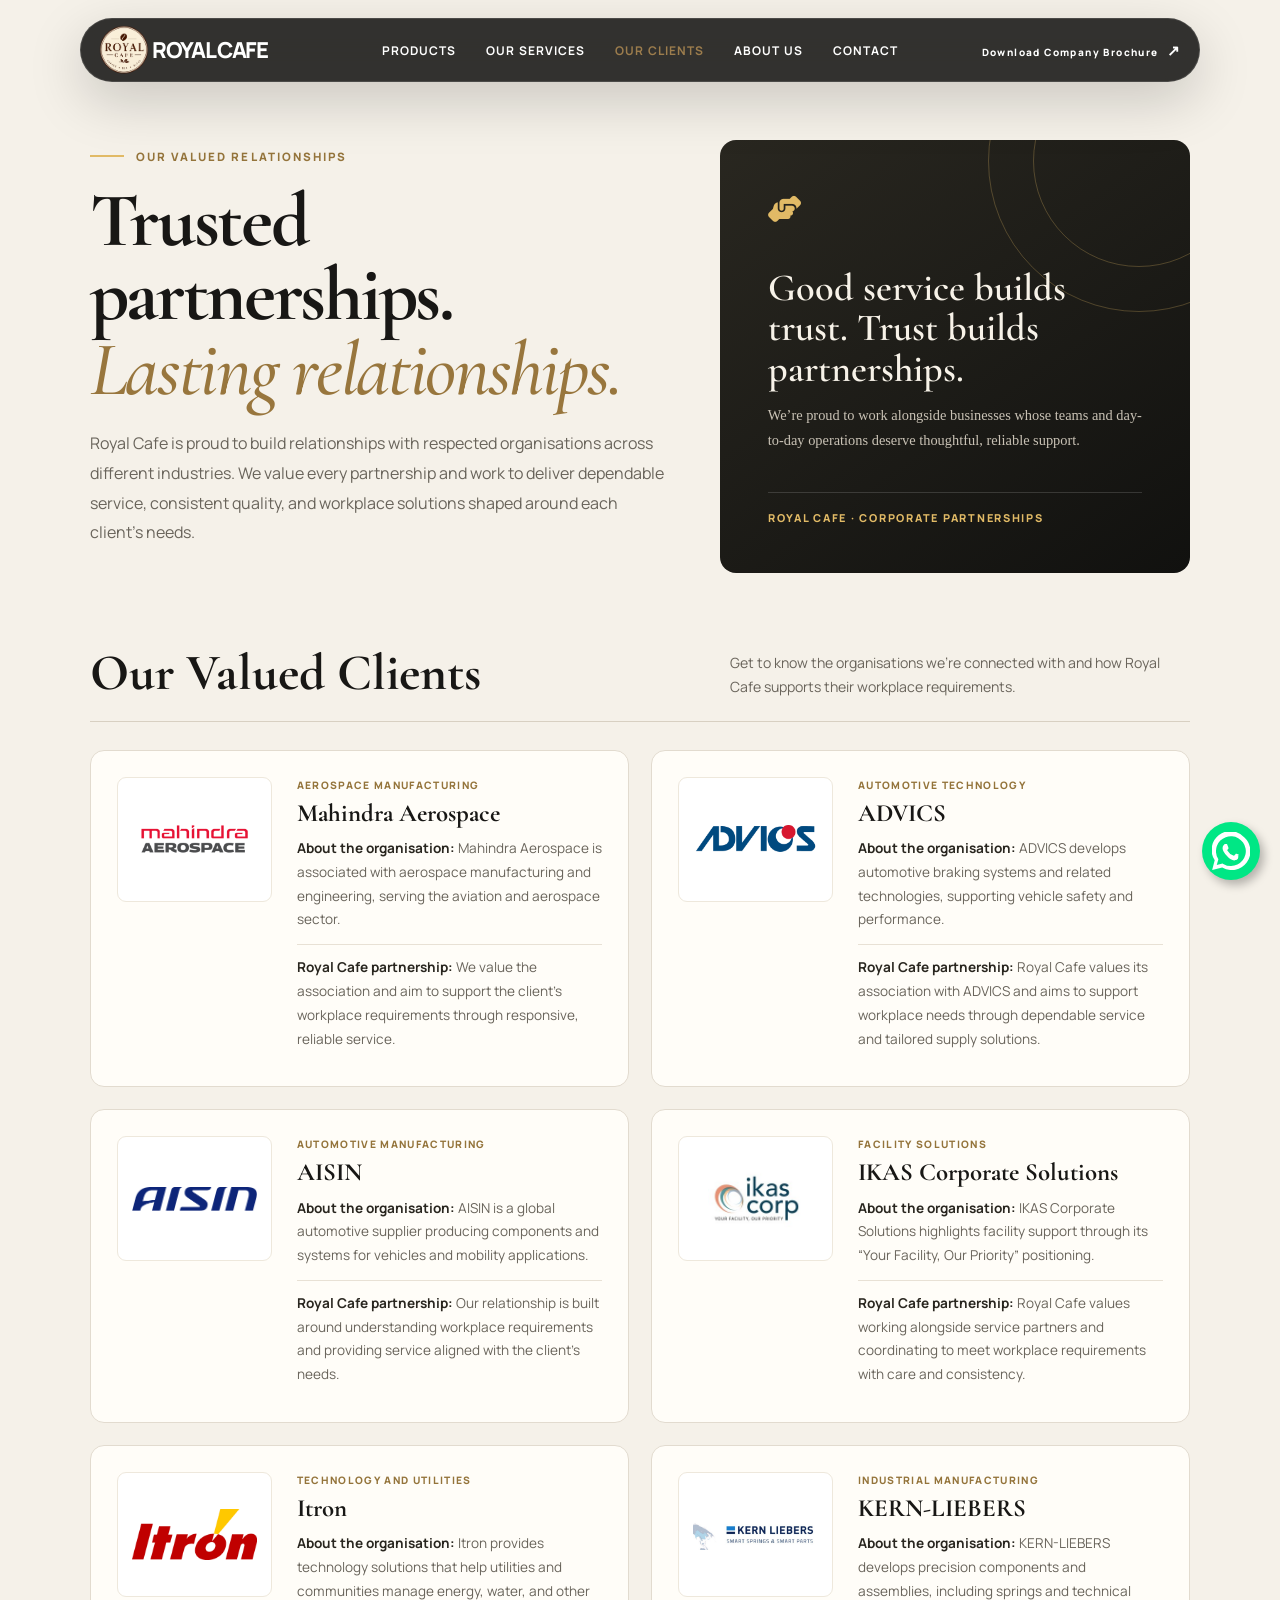
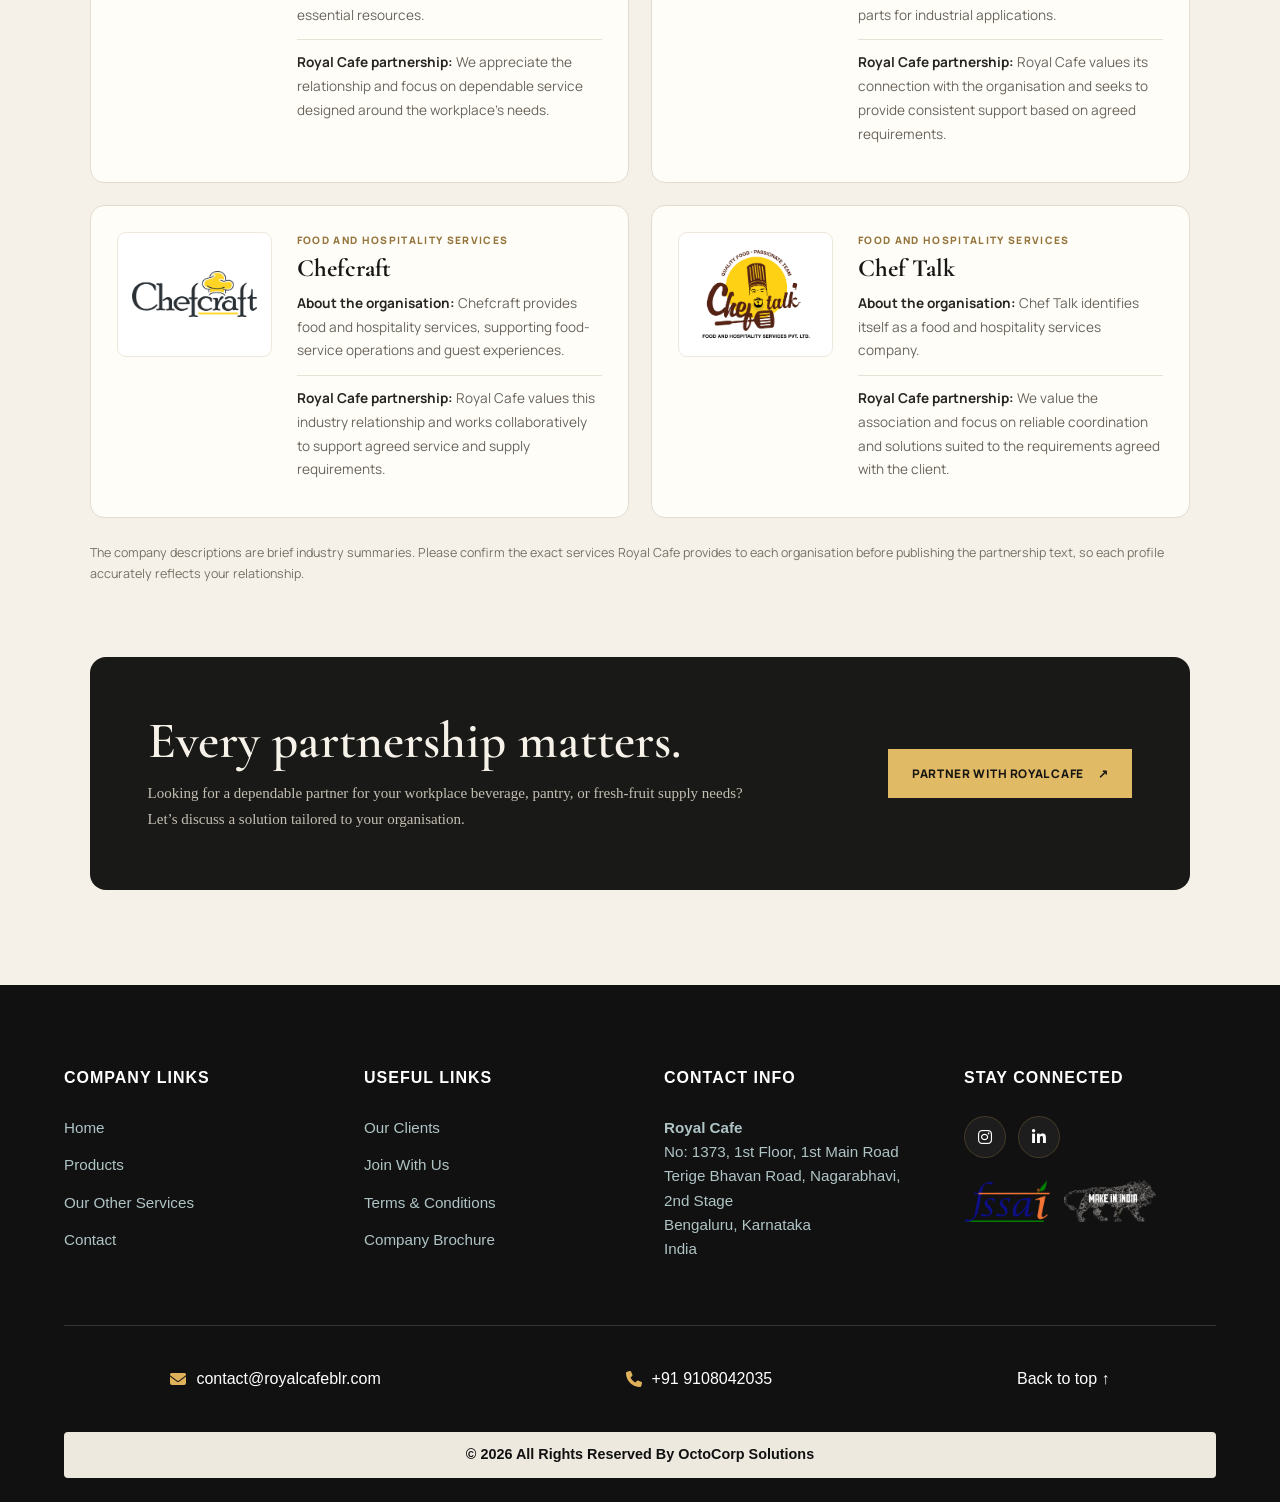
<file: client.html>
<!doctype html>
<html lang="en">
<head>
<meta charset="utf-8">
<meta name="viewport" content="width=device-width, initial-scale=1">
<title>Our Clients | Royal Cafe</title>
<meta name="description" content="Royal Cafe's valued corporate partnerships and workplace supply relationships.">
<link rel="preconnect" href="https://fonts.googleapis.com">
<link rel="preconnect" href="https://fonts.gstatic.com" crossorigin>
<link href="https://fonts.googleapis.com/css2?family=Cormorant+Garamond:wght@500;600;700&family=Manrope:wght@400;500;600;700;800&display=swap" rel="stylesheet">
<link rel="stylesheet" href="styles.css">
<link rel="stylesheet" href="https://cdnjs.cloudflare.com/ajax/libs/font-awesome/6.4.0/css/all.min.css">
<style>
:root{--cl-gold:#E1BA66;--cl-ink:#181715;--cl-paper:#f6f2e9;--cl-muted:#69645b}
.clients-page{max-width:1480px;margin:auto;padding:140px 7vw 95px;color:var(--cl-ink)}
.clients-hero{display:grid;grid-template-columns:1.1fr .9fr;gap:55px;align-items:center;margin-bottom:75px}
.cl-eyebrow{display:flex;align-items:center;gap:12px;color:#94743b;font:800 .72rem Manrope,sans-serif;letter-spacing:.18em;text-transform:uppercase;margin-bottom:20px}
.cl-eyebrow:before{content:"";height:2px;width:34px;background:var(--cl-gold)}
.clients-hero h1{font:700 clamp(3rem,6vw,5.8rem)/.97 "Cormorant Garamond",serif;letter-spacing:-.03em;margin:0 0 22px}
.clients-hero h1 em{color:#98763d;font-weight:500}
.clients-hero .lead{font:400 1rem/1.85 Manrope,sans-serif;color:var(--cl-muted);max-width:670px}
.hero-panel{background:linear-gradient(145deg,#292720,#11110f);color:#f7f2e8;border-radius:16px;padding:clamp(28px,4vw,48px);min-height:300px;display:flex;flex-direction:column;justify-content:space-between;position:relative;overflow:hidden}
.hero-panel:before,.hero-panel:after{content:"";position:absolute;border:1px solid #e1ba6645;border-radius:50%;width:300px;height:300px;right:-100px;top:-130px}
.hero-panel:after{width:210px;height:210px;right:-55px;top:-85px}
.hero-panel .symbol,.hero-panel h2,.hero-panel p,.hero-panel .foot{position:relative;z-index:1}
.hero-panel .symbol{color:var(--cl-gold);font-size:1.7rem}
.hero-panel h2{font:600 clamp(2rem,3vw,3.1rem)/1.05 "Cormorant Garamond",serif;max-width:400px;margin:35px 0 14px}
.hero-panel p{color:#c9c2b5;line-height:1.7;font-size:.9rem;max-width:390px}
.hero-panel .foot{border-top:1px solid #ffffff25;padding-top:17px;margin-top:25px;color:var(--cl-gold);font:800 .68rem Manrope,sans-serif;letter-spacing:.16em;text-transform:uppercase}
.section-heading{display:flex;align-items:end;justify-content:space-between;gap:24px;border-bottom:1px solid #d8d0c2;padding-bottom:22px;margin-bottom:28px}
.section-heading h2{font:700 clamp(2.3rem,4vw,3.5rem)/1 "Cormorant Garamond",serif;margin:0}
.section-heading p{max-width:460px;color:var(--cl-muted);font:400 .88rem/1.7 Manrope,sans-serif;margin:0}
.client-grid{display:grid;grid-template-columns:repeat(2,minmax(0,1fr));gap:22px}
.client-card{background:#fffdf8;border:1px solid #e2dbcf;border-radius:14px;padding:26px;display:grid;grid-template-columns:155px minmax(0,1fr);gap:25px;align-items:start;transition:transform .25s,border-color .25s,box-shadow .25s}
.client-card:hover{transform:translateY(-4px);border-color:#d4b46e;box-shadow:0 18px 35px #201b1010}
.client-logo{height:125px;width:100%;padding:14px;border:1px solid #eee8dc;border-radius:9px;background:#fff;display:flex;align-items:center;justify-content:center}
.client-logo img{display:block;max-width:100%;max-height:95px;width:auto;height:auto;object-fit:contain}
.client-type{color:#94743b;text-transform:uppercase;letter-spacing:.13em;font:800 .64rem Manrope,sans-serif;margin:1px 0 8px}
.client-card h3{font:700 1.55rem/1.1 "Cormorant Garamond",serif;margin:0 0 10px}
.client-card p{color:var(--cl-muted);font:400 .85rem/1.75 Manrope,sans-serif;margin:0 0 9px}
.client-card .partnership{border-top:1px solid #e8e1d5;padding-top:11px;margin-top:12px}
.client-card strong{color:#29261f}
.cl-note{color:#777064;font:400 .78rem/1.7 Manrope,sans-serif;margin:24px 0 72px}
.cl-cta{background:#191917;color:var(--cl-paper);border-radius:16px;padding:clamp(30px,5vw,58px);display:flex;justify-content:space-between;align-items:center;gap:28px;flex-wrap:wrap}
.cl-cta h2{font:600 clamp(2.2rem,4vw,3.4rem)/1.02 "Cormorant Garamond",serif;margin:0 0 13px}
.cl-cta p{color:#c5bfb3;line-height:1.75;max-width:620px;margin:0}
.cl-cta a{display:inline-flex;gap:14px;align-items:center;padding:16px 24px;background:var(--cl-gold);color:#171612;text-decoration:none;font:800 .74rem Manrope,sans-serif;letter-spacing:.05em;white-space:nowrap}
@media(max-width:1000px){.clients-hero{grid-template-columns:1fr}.client-grid{grid-template-columns:1fr}}
@media(max-width:620px){.clients-page{padding:115px 5vw 65px}.section-heading{display:block}.section-heading p{margin-top:14px}.client-card{grid-template-columns:1fr;gap:17px}.client-logo{height:105px;max-width:240px}.cl-cta{align-items:flex-start}}
@media(prefers-reduced-motion:reduce){.client-card{transition:none}.client-card:hover{transform:none}}
</style>
</head>
<body>
<header class="header" id="top" data-header>
<a class="logo magnetic" href="index.html" aria-label="RoyalCafe home"><img src="assets/images/logo.png" alt="RoyalCafe Logo" height="30"> ROYAL CAFE</a>
<nav class="desktop-nav"><a href="products.html">Products</a><a href="services.html">Our Services</a><a href="client.html" style="color:var(--gold)">Our Clients</a><a href="about.html">About Us</a><a href="contact.html">Contact</a></nav>
<a class="header-cta magnetic" href="https://profile.royalcafeblr.com">Download Company Brochure<span>↗</span></a>
<button class="menu" aria-label="Open menu" aria-expanded="false"><i></i><i></i></button>
<nav class="mobile-nav"><a href="products.html">Products</a><a href="services.html">Our Services</a><a href="client.html">Our Clients</a><a href="about.html">About Us</a><a href="contact.html">Contact</a><a href="https://profile.royalcafeblr.com">Download Company Brochure</a></nav>
</header>
<main class="clients-page">



<section class="clients-hero">
<div><div class="cl-eyebrow">Our valued relationships</div><h1>Trusted partnerships.<br><em>Lasting relationships.</em></h1><p class="lead">Royal Cafe is proud to build relationships with respected organisations across different industries. We value every partnership and work to deliver dependable service, consistent quality, and workplace solutions shaped around each client’s needs.</p></div>
<aside class="hero-panel"><div class="symbol"><i class="fa-solid fa-handshake-angle" aria-hidden="true"></i></div><div><h2>Good service builds trust. Trust builds partnerships.</h2><p>We’re proud to work alongside businesses whose teams and day-to-day operations deserve thoughtful, reliable support.</p></div><div class="foot">Royal Cafe · Corporate partnerships</div></aside>
</section>




<section aria-labelledby="client-heading"><div class="section-heading"><h2 id="client-heading">Our Valued Clients</h2><p>Get to know the organisations we’re connected with and how Royal Cafe supports their workplace requirements.</p></div>





<div class="client-grid">


<article class="client-card"><div class="client-logo"><img src="assets/clients/mahindra-aerospace-logo_new.png" alt="Mahindra Aerospace logo"></div><div><div class="client-type">Aerospace manufacturing</div><h3>Mahindra Aerospace</h3><p><strong>About the organisation:</strong> Mahindra Aerospace is associated with aerospace manufacturing and engineering, serving the aviation and aerospace sector.</p><p class="partnership"><strong>Royal Cafe partnership:</strong> We value the association and aim to support the client’s workplace requirements through responsive, reliable service.</p></div></article>




<article class="client-card"><div class="client-logo"><img src="assets/clients/advics.png" alt="ADVICS logo"></div><div><div class="client-type">Automotive technology</div><h3>ADVICS</h3><p><strong>About the organisation:</strong> ADVICS develops automotive braking systems and related technologies, supporting vehicle safety and performance.</p><p class="partnership"><strong>Royal Cafe partnership:</strong> Royal Cafe values its association with ADVICS and aims to support workplace needs through dependable service and tailored supply solutions.</p></div></article>



<article class="client-card"><div class="client-logo"><img src="assets/clients/aisin.png" alt="AISIN logo"></div><div><div class="client-type">Automotive manufacturing</div><h3>AISIN</h3><p><strong>About the organisation:</strong> AISIN is a global automotive supplier producing components and systems for vehicles and mobility applications.</p><p class="partnership"><strong>Royal Cafe partnership:</strong> Our relationship is built around understanding workplace requirements and providing service aligned with the client’s needs.</p></div></article>






<article class="client-card"><div class="client-logo"><img src="assets/clients/ikas_corporate_solutions_logo.jpeg" alt="IKAS Corporate Solutions logo"></div><div><div class="client-type">Facility solutions</div><h3>IKAS Corporate Solutions</h3><p><strong>About the organisation:</strong> IKAS Corporate Solutions highlights facility support through its “Your Facility, Our Priority” positioning.</p><p class="partnership"><strong>Royal Cafe partnership:</strong> Royal Cafe values working alongside service partners and coordinating to meet workplace requirements with care and consistency.</p></div></article>




<article class="client-card"><div class="client-logo"><img src="assets/clients/itron.png" alt="Itron logo"></div><div><div class="client-type">Technology and utilities</div><h3>Itron</h3><p><strong>About the organisation:</strong> Itron provides technology solutions that help utilities and communities manage energy, water, and other essential resources.</p><p class="partnership"><strong>Royal Cafe partnership:</strong> We appreciate the relationship and focus on dependable service designed around the workplace’s needs.</p></div></article>



<article class="client-card"><div class="client-logo"><img src="assets/clients/kern.jpeg" alt="Kern-Liebers logo"></div><div><div class="client-type">Industrial manufacturing</div><h3>KERN-LIEBERS</h3><p><strong>About the organisation:</strong> KERN-LIEBERS develops precision components and assemblies, including springs and technical parts for industrial applications.</p><p class="partnership"><strong>Royal Cafe partnership:</strong> Royal Cafe values its connection with the organisation and seeks to provide consistent support based on agreed requirements.</p></div></article>


<article class="client-card"><div class="client-logo"><img src="assets/clients/Chefcraft-logo-scaled.png" alt="Chefcraft logo"></div><div><div class="client-type">Food and hospitality services</div><h3>Chefcraft</h3><p><strong>About the organisation:</strong> Chefcraft provides food and hospitality services, supporting food-service operations and guest experiences.</p><p class="partnership"><strong>Royal Cafe partnership:</strong> Royal Cafe values this industry relationship and works collaboratively to support agreed service and supply requirements.</p></div></article>




<article class="client-card"><div class="client-logo"><img src="assets/clients/cheftalk.png" alt="Chef Talk logo"></div><div><div class="client-type">Food and hospitality services</div><h3>Chef Talk</h3><p><strong>About the organisation:</strong> Chef Talk identifies itself as a food and hospitality services company.</p><p class="partnership"><strong>Royal Cafe partnership:</strong> We value the association and focus on reliable coordination and solutions suited to the requirements agreed with the client.</p></div></article>












</div>
<p class="cl-note">The company descriptions are brief industry summaries. Please confirm the exact services Royal Cafe provides to each organisation before publishing the partnership text, so each profile accurately reflects your relationship.</p>
</section>
<section class="cl-cta"><div><h2>Every partnership matters.</h2><p>Looking for a dependable partner for your workplace beverage, pantry, or fresh-fruit supply needs? Let’s discuss a solution tailored to your organisation.</p></div><a href="contact.html">PARTNER WITH ROYAL CAFE <span aria-hidden="true">↗</span></a></section>
</main>
<footer class="site-footer">
<div class="footer-container">
<div class="footer-col"><h3>Company Links</h3><ul><li><a href="index.html">Home</a></li><li><a href="products.html">Products</a></li><li><a href="services.html">Our Other Services</a></li><li><a href="contact.html">Contact</a></li></ul></div>
<div class="footer-col"><h3>Useful Links</h3><ul><li><a href="client.html">Our Clients</a></li><li><a href="careers.html">Join With Us</a></li><li><a href="terms.html">Terms &amp; Conditions</a></li><li><a href="https://profile.royalcafeblr.com">Company Brochure</a></li></ul></div>
<div class="footer-col"><h3>Contact Info</h3><p><strong>Royal Cafe</strong><br>No: 1373, 1st Floor, 1st Main Road<br>Terige Bhavan Road, Nagarabhavi, 2nd Stage<br>Bengaluru, Karnataka<br>India</p></div>
<div class="footer-col"><h3>Stay Connected</h3><div class="social-icons"><a href="https://instagram.com" target="_blank" rel="noopener" aria-label="Instagram"><i class="fa-brands fa-instagram"></i></a><a href="https://linkedin.com" target="_blank" rel="noopener" aria-label="LinkedIn"><i class="fa-brands fa-linkedin-in"></i></a></div><div class="footer-trust-logos" aria-label="FSSAI and Make in India"><img src="assets/images/fssai.png" alt="FSSAI" loading="lazy"><img src="assets/images/made.png" alt="Make in India" loading="lazy"></div></div>
</div>
<div class="footer-contact-bar"><div class="contact-item"><i class="fa-solid fa-envelope"></i><a href="mailto:contact@royalcafeblr.com"> contact@royalcafeblr.com </a></div><div class="contact-item"><i class="fa-solid fa-phone"></i><a href="tel:9108042035"> +91 9108042035</a></div><a href="#top">Back to top ↑</a></div>
<div class="footer-bottom"><a href="https://octocorp.in/"><p>&copy; 2026 All Rights Reserved By OctoCorp Solutions</p></a></div>
</footer>
<script src="script.js"></script>
<div class="wabtn" id="wabutton"><style>@keyframes wa-pulse{0%,100%{transform:scale(1)}50%{transform:scale(1.08)}}.wabtn a{position:fixed;right:20px;bottom:20px;z-index:999999;display:flex;align-items:center;justify-content:center;width:58px;height:58px;border-radius:50%;background:#00E785;box-shadow:4px 5px 10px #0004;animation:wa-pulse 2.5s ease infinite}.wabtn a svg{width:38px;height:38px}@media(prefers-reduced-motion:reduce){.wabtn a{animation:none}}</style><a aria-label="Chat with Royal Cafe on WhatsApp" href="https://wa.me/919108042035?text=Hi%21%20I%27m%20interested%20in%20Royal%20Cafe%20services.%20Please%20share%20more%20information."><svg viewBox="0 0 28 28" fill="none" xmlns="http://www.w3.org/2000/svg" aria-hidden="true"><path d="M23.9 4.1A13.8 13.8 0 0 0 2 20.8L.1 28l7.4-1.9A13.8 13.8 0 0 0 23.9 4.1ZM14.1 25.1a11 11 0 0 1-5.8-1.6l-.5-.3-4.3 1.1 1.2-4.2-.3-.5a11 11 0 1 1 9.7 5.5Zm6-8.2c-.3-.2-1.7-.9-2-.9s-.5-.2-.7.2-.8.9-1 1.1-.4.2-.7.1a9 9 0 0 1-4.4-3.8c-.3-.4.3-.4.8-1.4.1-.2 0-.4 0-.6s-.7-1.7-.9-2.3c-.2-.6-.5-.5-.7-.5h-.6c-.2 0-.6.1-.9.4s-1.2 1.2-1.2 2.8 1.2 3.2 1.4 3.4 2.4 3.7 5.9 5.2c.8.3 1.4.5 2.2.1.7-.1 1.7-.7 1.9-1.4.2-.7.2-1.3.2-1.4s-.3-.2-.6-.4Z" fill="white"/></svg></a></div>
</body>
</html>
</file>
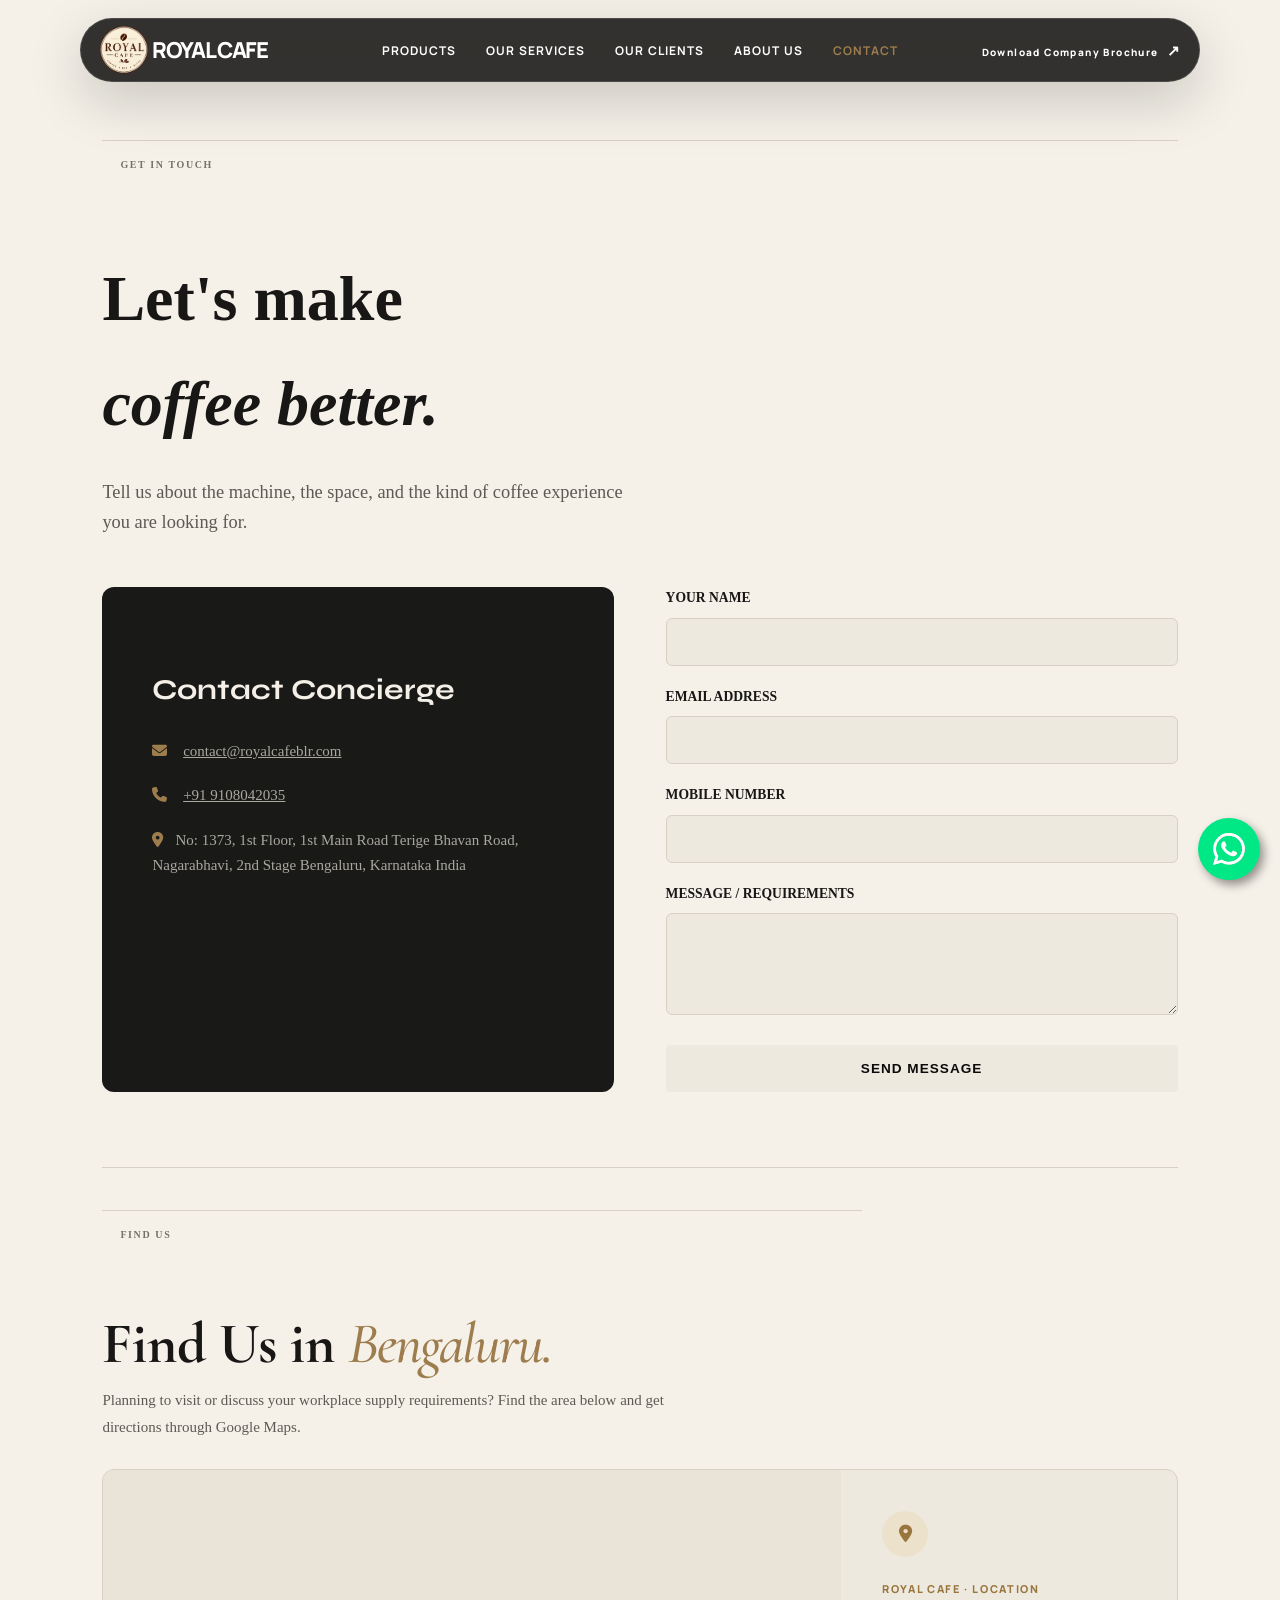
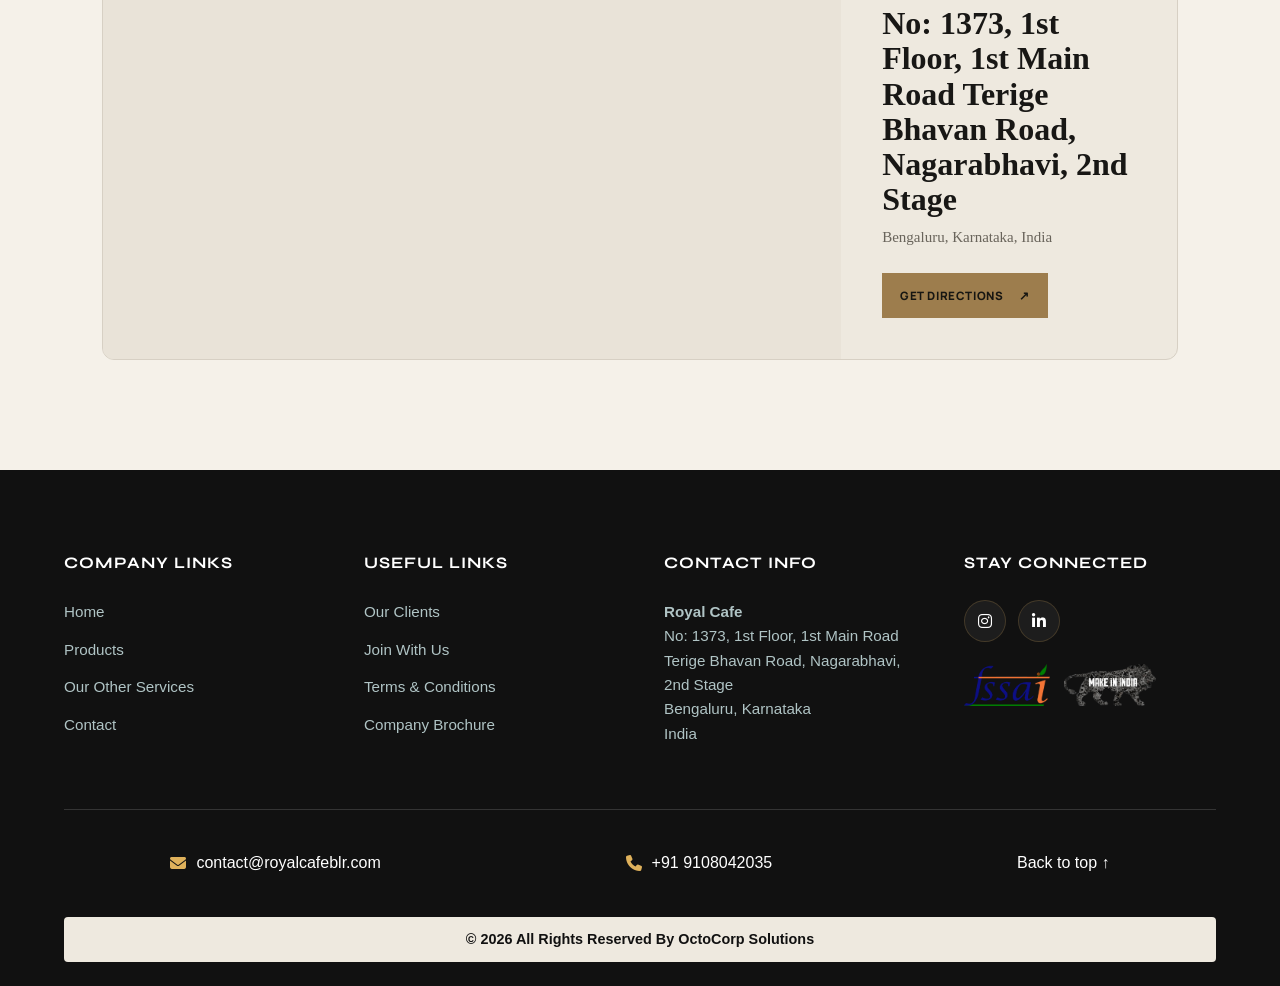
<file: contact.html>
<!doctype html>
<html lang="en">
<head>
  <meta charset="utf-8">
  <meta name="viewport" content="width=device-width,initial-scale=1">
  <title>Contact Us — RoyalCafe</title>
  <link rel="preconnect" href="https://fonts.googleapis.com">
  <link rel="preconnect" href="https://fonts.gstatic.com" crossorigin>
  <link href="https://fonts.googleapis.com/css2?family=Cormorant+Garamond:ital,wght@0,500;0,600;1,500;1,600&family=Playwrite+CA+Guides:wght@400&family=Syne:wght@700;800&family=Manrope:wght@400;500;600;700;800&display=swap" rel="stylesheet">
  <link rel="stylesheet" href="styles.css">
  <link rel="stylesheet" href="https://cdnjs.cloudflare.com/ajax/libs/font-awesome/6.4.0/css/all.min.css">
</head>
<body>

  <!-- Header -->
  <header class="header" id="top" data-header>
    <a class="logo magnetic" href="index.html" aria-label="RoyalCafe home">
      <img src="assets/images/logo.png" alt="RoyalCafe Logo" height="30">
      ROYAL CAFE
    </a>
    <nav class="desktop-nav">
      <a href="products.html">Products</a>
      <a href="services.html">Our Services</a>
      <a href="client.html">Our Clients</a>
      <a href="about.html">About Us</a>
      <a href="contact.html" style="color: var(--gold);">Contact</a>
    </nav>
     <a class="header-cta magnetic" href="https://profile.royalcafeblr.com">Download Company Brochure<span>↗</span></a>
    <button class="menu" aria-label="Open menu" aria-expanded="false"><i></i><i></i></button>
    <nav class="mobile-nav">
      <a href="products.html">Products</a>
      <a href="services.html">Our Services</a>
      <a href="client.html">Our Clients</a>
      <a href="about.html">About Us</a>
      <a href="contact.html">Contact</a>
      <a href="https://profile.royalcafeblr.com">Download Company Brochure</a>
    </nav>
  </header>

  <main class="contact-page-main" style="padding-top: 140px; max-width: 1400px; margin: 0 auto; padding-left: 8vw; padding-right: 8vw; padding-bottom: 100px;">
    <div class="section-top"><span></span><p>GET IN TOUCH</p></div>
    <h1 style="font-family: 'Maname', serif; font-size: clamp(3rem, 5vw, 5rem); font-weight: 800; margin-bottom: 20px;">Let's make<br><em>coffee better.</em></h1>
    <p style="font-size: 1.15rem; color: #5e5a53; max-width: 550px; margin-bottom: 50px;">Tell us about the machine, the space, and the kind of coffee experience you are looking for.</p>

    <div class="contact-page-grid">
      <div class="contact-concierge-card" style="background: #191917; color: #f4f0e7; padding: 50px; border-radius: 12px;">
        <h3 style="font-family: 'Syne', sans-serif; font-size: 1.8rem; margin-bottom: 25px;">Contact Concierge</h3>
        <p style="color: #aaa79f; margin-bottom: 20px;"><i class="fa-solid fa-envelope" style="color: var(--gold); margin-right: 12px;"></i> <a href="mailto:contact@royalcafeblr.com">contact@royalcafeblr.com</a></p>
        <p style="color: #aaa79f; margin-bottom: 20px;"><i class="fa-solid fa-phone" style="color: var(--gold); margin-right: 12px;"></i> <a href="tel:9108042035">+91 9108042035</a></p>
        <p style="color: #aaa79f;"><i class="fa-solid fa-location-dot" style="color: var(--gold); margin-right: 12px;"></i>No: 1373, 1st Floor, 1st Main Road
Terige Bhavan Road, Nagarabhavi, 2nd Stage
Bengaluru, Karnataka
India</p>
      </div>



    

<form class="contact-page-form" action="https://form.taxi/s/r2ybutyt" method="POST" style="display: flex; flex-direction: column; gap: 20px;">
    <div>
        <label style="display: block; font-weight: 700; font-size: 0.85rem; text-transform: uppercase; margin-bottom: 8px;">Your Name</label>
        <input type="text" name="name" required style="width: 100%; padding: 14px; background: var(--paper); border: 1px solid var(--line); border-radius: 6px; font-family: inherit;">
    </div>
    <div>
        <label style="display: block; font-weight: 700; font-size: 0.85rem; text-transform: uppercase; margin-bottom: 8px;">Email Address</label>
        <input type="email" name="email" required style="width: 100%; padding: 14px; background: var(--paper); border: 1px solid var(--line); border-radius: 6px; font-family: inherit;">
    </div>
    <div>
        <label style="display: block; font-weight: 700; font-size: 0.85rem; text-transform: uppercase; margin-bottom: 8px;">Mobile Number</label>
        <input type="tel" name="phone" required style="width: 100%; padding: 14px; background: var(--paper); border: 1px solid var(--line); border-radius: 6px; font-family: inherit;">
    </div>
    <div>
        <label style="display: block; font-weight: 700; font-size: 0.85rem; text-transform: uppercase; margin-bottom: 8px;">Message / Requirements</label>
        <textarea name="message" rows="4" required style="width: 100%; padding: 14px; background: var(--paper); border: 1px solid var(--line); border-radius: 6px; font-family: inherit;"></textarea>
    </div>
    <button type="submit" class="card-button" style="padding: 16px; margin-top: 10px;">Send Message</button>
</form>
    </div>

    <!-- Added map section: existing contact content remains unchanged -->
    <section class="contact-map-section" aria-labelledby="contact-map-title">
      <div class="contact-map-heading">
        <div class="section-top"><span></span><p>FIND US</p></div>
        <h2 id="contact-map-title">Find Us in <em>Bengaluru.</em></h2>
        <p>Planning to visit or discuss your workplace supply requirements? Find the area below and get directions through Google Maps.</p>
      </div>
      <div class="contact-map-layout">
        <div class="contact-map-frame">
            <iframe
            title="Royal Cafe location on Google Maps"
            src="https://www.google.com/maps/embed?pb=!1m18!1m12!1m3!1d3888.125703471661!2d77.50788538646601!3d12.963807254735928!2m3!1f0!2f0!3f0!3m2!1i1024!2i768!4f13.1!3m3!1m2!1s0x3bae3d0336975311%3A0x6ea8fc2b39b37019!2sRoyal%20Cafe!5e0!3m2!1sen!2sin!4v1793200710106!5m2!1sen!2sin"
            width="100%"
            height="420"
            style="border:0;"
            allowfullscreen
            loading="lazy"
            referrerpolicy="strict-origin-when-cross-origin">
          </iframe>
        </div>
        <div class="contact-map-details">
          <span class="contact-map-icon"><i class="fa-solid fa-location-dot" aria-hidden="true"></i></span>
          <p class="contact-map-label">ROYAL CAFE · LOCATION</p>
          <h3>No: 1373, 1st Floor, 1st Main Road
                Terige Bhavan Road, Nagarabhavi, 2nd Stage</h3>
          <p>Bengaluru, Karnataka, India</p>
          <a class="contact-map-directions" href="https://maps.app.goo.gl/irYVw55ZEdvz7GZx5" target="_blank" rel="noopener">
            GET DIRECTIONS <span aria-hidden="true">↗</span>
          </a>
          
        </div>
      </div>
    </section>
    <style>
      .contact-map-section {
        margin: 75px 0 10px;
        padding-top: 42px;
        border-top: 1px solid var(--line, #ddd5c7);
      }
      .contact-map-heading { max-width: 760px; margin-bottom: 28px; }
      .contact-map-heading h2 {
        margin: 10px 0 14px;
        font-family: 'Cormorant Garamond', serif;
        font-size: clamp(2.5rem, 4.5vw, 4rem);
        line-height: 1;
        color: var(--ink, #191917);
      }
      .contact-map-heading h2 em { color: var(--gold, #E1BA66); }
      .contact-map-heading > p:last-child {
        max-width: 620px; color: #5e5a53; line-height: 1.8; margin: 0;
      }
      .contact-map-layout {
        display: grid;
        grid-template-columns: minmax(0, 1.65fr) minmax(250px, .75fr);
        border: 1px solid var(--line, #ddd5c7);
        border-radius: 12px;
        overflow: hidden;
        background: var(--paper, #f6f2e9);
      }
      .contact-map-frame { min-width: 0; min-height: 360px; background: #e9e3d8; }
      .contact-map-frame iframe { display: block; width: 100%; height: 100%; min-height: 380px; }
      .contact-map-details {
        padding: clamp(24px, 3.2vw, 42px);
        display: flex; flex-direction: column; align-items: flex-start; justify-content: center;
      }
      .contact-map-icon {
        display: grid; place-items: center; width: 46px; height: 46px;
        border-radius: 50%; background: #E1BA662b; color: #99763d; font-size: 1.1rem; margin-bottom: 24px;
      }
      .contact-map-label { color: #99763d; font: 800 .68rem 'Manrope', sans-serif; letter-spacing: .15em; margin: 0 0 10px; }
      .contact-map-details h3 { font: 700 2rem/1.1 'Poppins', serif; margin: 0 0 8px; }
      .contact-map-details > p:not(.contact-map-label) { color: #69645b; line-height: 1.7; margin: 0 0 22px; }
      .contact-map-directions {
        display: inline-flex; align-items: center; gap: 16px; padding: 15px 18px;
        background: var(--gold, #E1BA66); color: #171612; text-decoration: none;
        font: 800 .72rem 'Manrope', sans-serif; letter-spacing: .05em;
      }
      .contact-map-details .contact-map-note { margin-top: 22px !important; font-size: .75rem; color: #827a6c !important; }
      @media (max-width: 850px) {
        .contact-map-layout { grid-template-columns: 1fr; }
        .contact-map-frame iframe { min-height: 340px; }
      }
      @media (max-width: 560px) {
        .contact-map-section { margin-top: 55px; }
        .contact-map-frame iframe { min-height: 300px; }
      }
    </style>


  </main>

  <!-- Footer -->
  <footer class="site-footer">
    <div class="footer-container">
        <div class="footer-col">
            <h3>Company Links</h3>
            <ul>
                <li><a href="index.html">Home</a></li>
                <li><a href="products.html">Products</a></li>
                <li><a href="services.html">Our Other Services</a></li> 
                <li><a href="contact.html">Contact</a></li>
            </ul>
        </div>
        <div class="footer-col">
            <h3>Useful Links</h3>
            <ul>
              <li><a href="client.html">Our Clients</a></li>
                <li><a href="careers.html">Join With Us</a></li>
                <li><a href="terms.html">Terms & Conditions</a></li>
              <li><a href="https://profile.royalcafeblr.com">Company Brochure</a></li>
                
            </ul>
        </div>
        <div class="footer-col">
            <h3>Contact Info</h3>
            <p><strong>Royal Cafe</strong><br>No: 1373, 1st Floor, 1st Main Road<br>Terige Bhavan Road, Nagarabhavi, 2nd Stage<br>Bengaluru, Karnataka<br>India</p>
        </div>
        <div class="footer-col">
            <h3>Stay Connected</h3>
            <div class="social-icons">
                
                <a href="https://instagram.com" target="_blank" rel="noopener" aria-label="Instagram"><i class="fa-brands fa-instagram"></i></a>
                <a href="https://linkedin.com" target="_blank" rel="noopener" aria-label="LinkedIn"><i class="fa-brands fa-linkedin-in"></i></a>
            </div>


            <div class="footer-trust-logos" aria-label="FSSAI and Make in India">
        <img src="assets/images/fssai.png" alt="FSSAI" loading="lazy">
        <img src="assets/images/made.png" alt="Make in India" loading="lazy">
    </div>



        </div>
    </div>
    <div class="footer-contact-bar">
        <div class="contact-item"><i class="fa-solid fa-envelope"></i><a href="mailto:contact@royalcafeblr.com"> contact@royalcafeblr.com </a></div>
        <div class="contact-item"><i class="fa-solid fa-phone"></i><a href="tel:9108042035"> +91 9108042035</a></div>
        <a href="contact.html">Back to top ↑</a>
    </div>
    <div class="footer-bottom"><a href="https://octocorp.in/"><p>&copy; 2026 All Rights Reserved By OctoCorp Solutions</p></a></div>
  </footer>

  <script src="script.js"></script>



<div class="wabtn" id="wabutton">
  <style> [wa-tooltip] { position: relative; cursor: default;  &:hover { &::before { content: attr(wa-tooltip); font-size: 16px; text-align: center; position: absolute; display: block; right: calc(0% - 100px); left: null; min-width: 200px; max-width: 200px; bottom: calc(100% + 40px); transform: translate(-50%); animation: fade-in 500ms ease; background: #00E785; border-radius: 4px; padding: 10px; color: #ffffff; z-index: 1; } } }  @keyframes pulse { 0% { transform: scale(1); } 50% { transform: scale(1.1); } 100% { transform: scale(1); } }  [wa-tooltip] {  }  @keyframes fade-in { from { opacity: 0; } to { opacity: 1; } }</style>
  <a wa-tooltip="We are available! Click here to chat" target="_self" href="https://wa.me/919108042035?text=Hi!%20I'm%20interested%20in%20your%20services%20and%20would%20love%20to%20know%20more%20about%20it.%20Could%20you%20please%20send%20me%20more%20information?%20Thank%20you!" style=" cursor: pointer;height: auto;width: auto;padding: 10px 10px 10px 10px;position: fixed !important;color: #fff;bottom: 20px;right: 20px;;display: flex;text-decoration: none;font-size: 18px;font-weight: 600;font-family: sans-serif;align-items: center;z-index: 999999999 !important;background-color: #00E785;box-shadow: 4px 5px 10px rgba(0, 0, 0, 0.4);border-radius: 100px;animation: pulse 2.5s ease infinite;">
    <svg width="42" height="42" style="padding: 5px;" viewBox="0 0 28 28" fill="none" xmlns="http://www.w3.org/2000/svg"><g clip-path="url(#clip0_1024_354)"><path d="M23.8759 4.06939C21.4959 1.68839 18.3316 0.253548 14.9723 0.0320463C11.613 -0.189455 8.28774 0.817483 5.61565 2.86535C2.94357 4.91323 1.10682 7.86244 0.447451 11.1638C-0.21192 14.4652 0.351026 17.8937 2.03146 20.8109L0.0625 28.0004L7.42006 26.0712C9.45505 27.1794 11.7353 27.7601 14.0524 27.7602H14.0583C16.8029 27.7599 19.4859 26.946 21.768 25.4212C24.0502 23.8965 25.829 21.7294 26.8798 19.1939C27.9305 16.6583 28.206 13.8682 27.6713 11.1761C27.1367 8.48406 25.8159 6.01095 23.8759 4.06939ZM14.0583 25.4169H14.0538C11.988 25.417 9.96008 24.8617 8.1825 23.8091L7.7611 23.5593L3.3945 24.704L4.56014 20.448L4.28546 20.0117C2.92594 17.8454 2.32491 15.2886 2.57684 12.7434C2.82877 10.1982 3.91938 7.80894 5.67722 5.95113C7.43506 4.09332 9.76045 2.87235 12.2878 2.48017C14.8152 2.08799 17.4013 2.54684 19.6395 3.78457C21.8776 5.02231 23.641 6.96875 24.6524 9.3179C25.6638 11.6671 25.8659 14.2857 25.2268 16.7622C24.5877 19.2387 23.1438 21.4326 21.122 22.999C19.1001 24.5655 16.6151 25.4156 14.0575 25.4157L14.0583 25.4169Z" fill="#E0E0E0"></path><path fill-rule="evenodd" clip-rule="evenodd" d="M10.6291 7.98363C10.3723 7.41271 10.1019 7.40123 9.85771 7.39143C9.65779 7.38275 9.42903 7.38331 9.20083 7.38331C9.0271 7.3879 8.8562 7.42837 8.69887 7.5022C8.54154 7.57602 8.40119 7.68159 8.28663 7.81227C7.899 8.17929 7.59209 8.62305 7.38547 9.11526C7.17884 9.60747 7.07704 10.1373 7.08655 10.6711C7.08655 12.3578 8.31519 13.9877 8.48655 14.2164C8.65791 14.4452 10.8581 18.0169 14.3425 19.3908C17.2382 20.5327 17.8276 20.3056 18.4562 20.2485C19.0848 20.1913 20.4843 19.4194 20.7701 18.6189C21.056 17.8183 21.0557 17.1323 20.9701 16.989C20.8844 16.8456 20.6559 16.7605 20.3129 16.5889C19.9699 16.4172 18.2849 15.5879 17.9704 15.4736C17.656 15.3594 17.4275 15.3023 17.199 15.6455C16.9705 15.9888 16.3139 16.7602 16.1137 16.9895C15.9135 17.2189 15.7136 17.2471 15.3709 17.0758C14.3603 16.6729 13.4275 16.0972 12.6143 15.3745C11.8648 14.6818 11.2221 13.8819 10.7072 13.0007C10.5073 12.6579 10.6857 12.472 10.8579 12.3007C11.0119 12.1472 11.2006 11.9005 11.3722 11.7003C11.5129 11.5271 11.6282 11.3346 11.7147 11.1289C11.7603 11.0343 11.7817 10.9299 11.7768 10.825C11.7719 10.7201 11.7409 10.6182 11.6867 10.5283C11.6001 10.3566 10.9337 8.66151 10.6291 7.98363Z" fill="white"></path><path d="M23.7628 4.02445C21.4107 1.66917 18.2825 0.249336 14.9611 0.0294866C11.6397 -0.190363 8.35161 0.804769 5.70953 2.82947C3.06745 4.85417 1.25154 7.77034 0.600156 11.0346C-0.051233 14.299 0.506321 17.6888 2.16894 20.5724L0.222656 27.6808L7.49566 25.7737C9.50727 26.8692 11.7613 27.4432 14.0519 27.4434H14.0577C16.7711 27.4436 19.4235 26.6392 21.6798 25.1321C23.936 23.6249 25.6947 21.4825 26.7335 18.9759C27.7722 16.4693 28.0444 13.711 27.5157 11.0497C26.9869 8.38835 25.6809 5.94358 23.7628 4.02445ZM14.0577 25.1269H14.0547C12.0125 25.1271 10.0078 24.5782 8.25054 23.5377L7.8339 23.2907L3.51686 24.4222L4.66906 20.2143L4.39774 19.7831C3.05387 17.6415 2.4598 15.1141 2.70892 12.598C2.95804 10.082 4.03622 7.72013 5.77398 5.88366C7.51173 4.04719 9.81051 2.84028 12.3089 2.45266C14.8074 2.06505 17.3638 2.5187 19.5763 3.74232C21.7888 4.96593 23.5319 6.89011 24.5317 9.21238C25.5314 11.5346 25.7311 14.1233 25.0993 16.5714C24.4675 19.0195 23.0401 21.1883 21.0414 22.7367C19.0427 24.2851 16.5861 25.1254 14.0577 25.1255V25.1269Z" fill="white"></path></g><defs><clipPath id="clip0_1024_354"><rect width="27.8748" height="28" fill="white" transform="translate(0.0625)"></rect></clipPath></defs></svg>
    <span class="button-text"></span>
  </a>
</div>

  
</body>
</html>
</file>
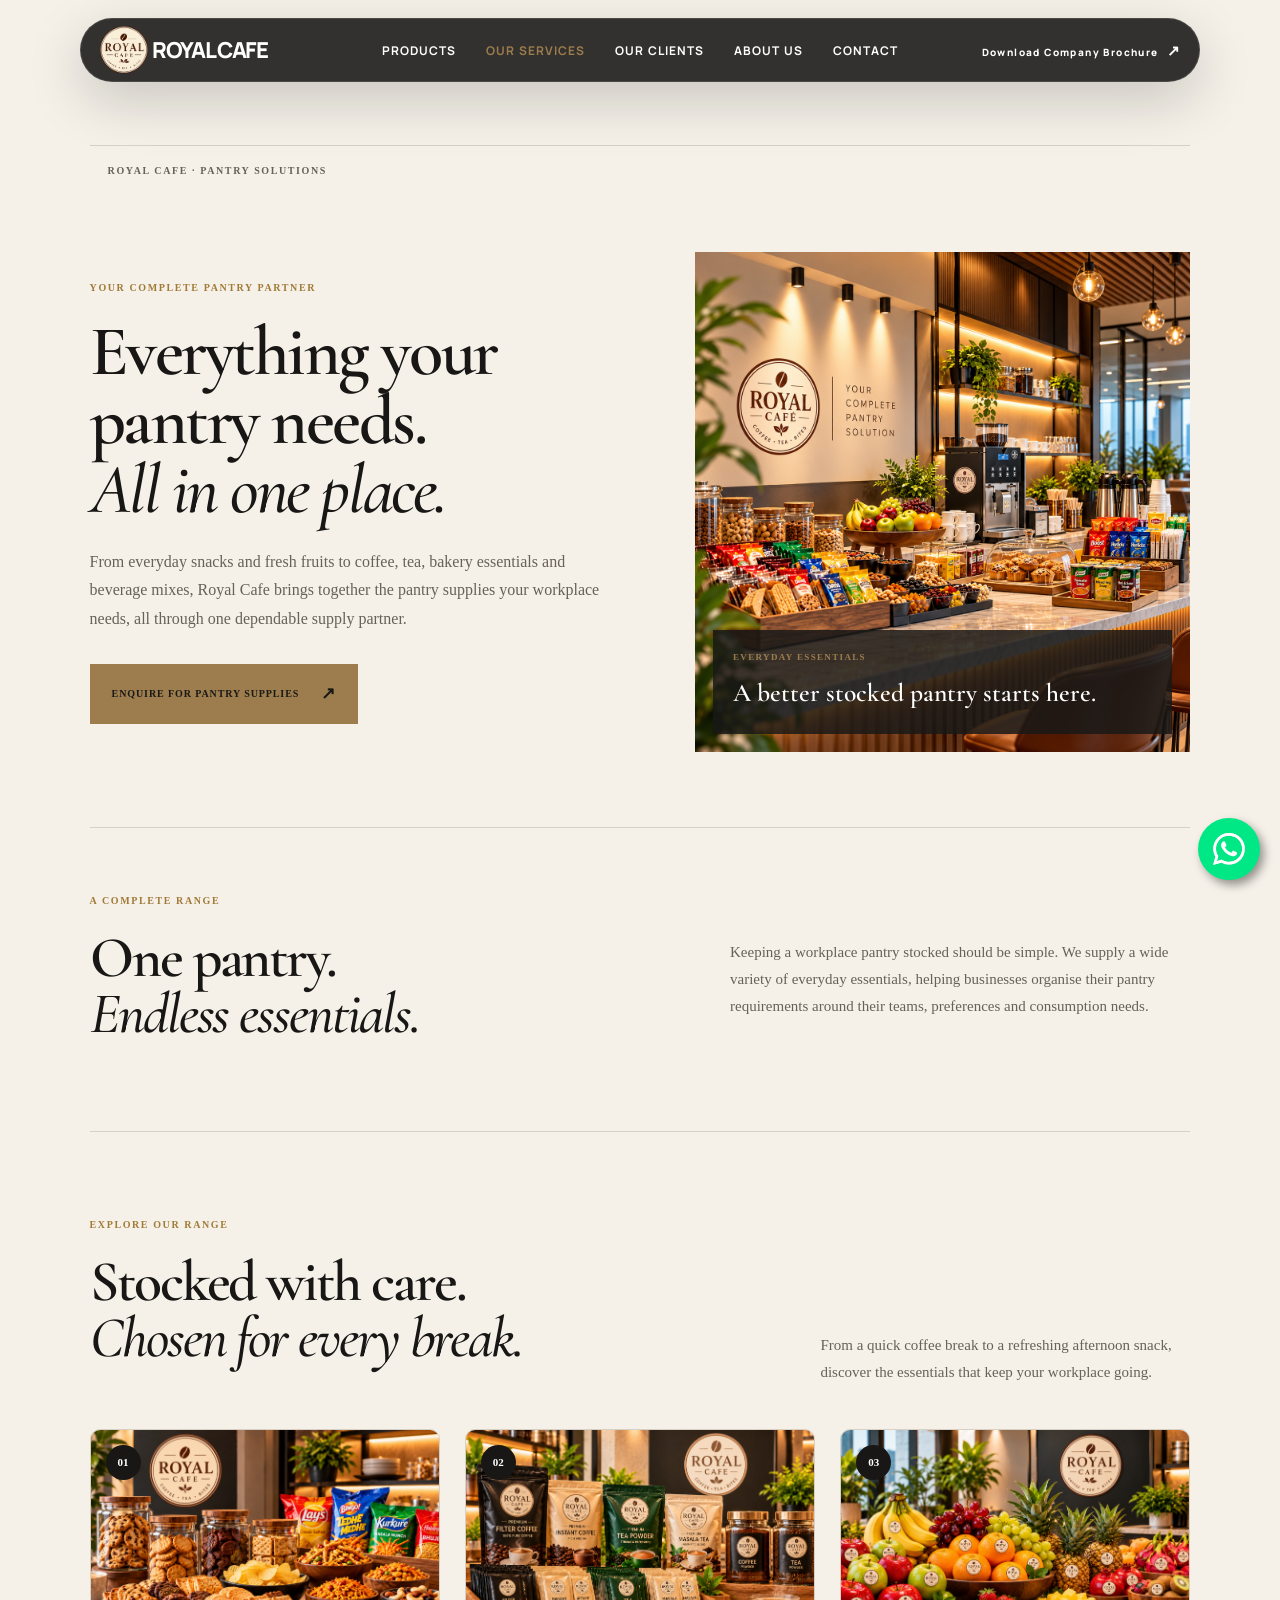
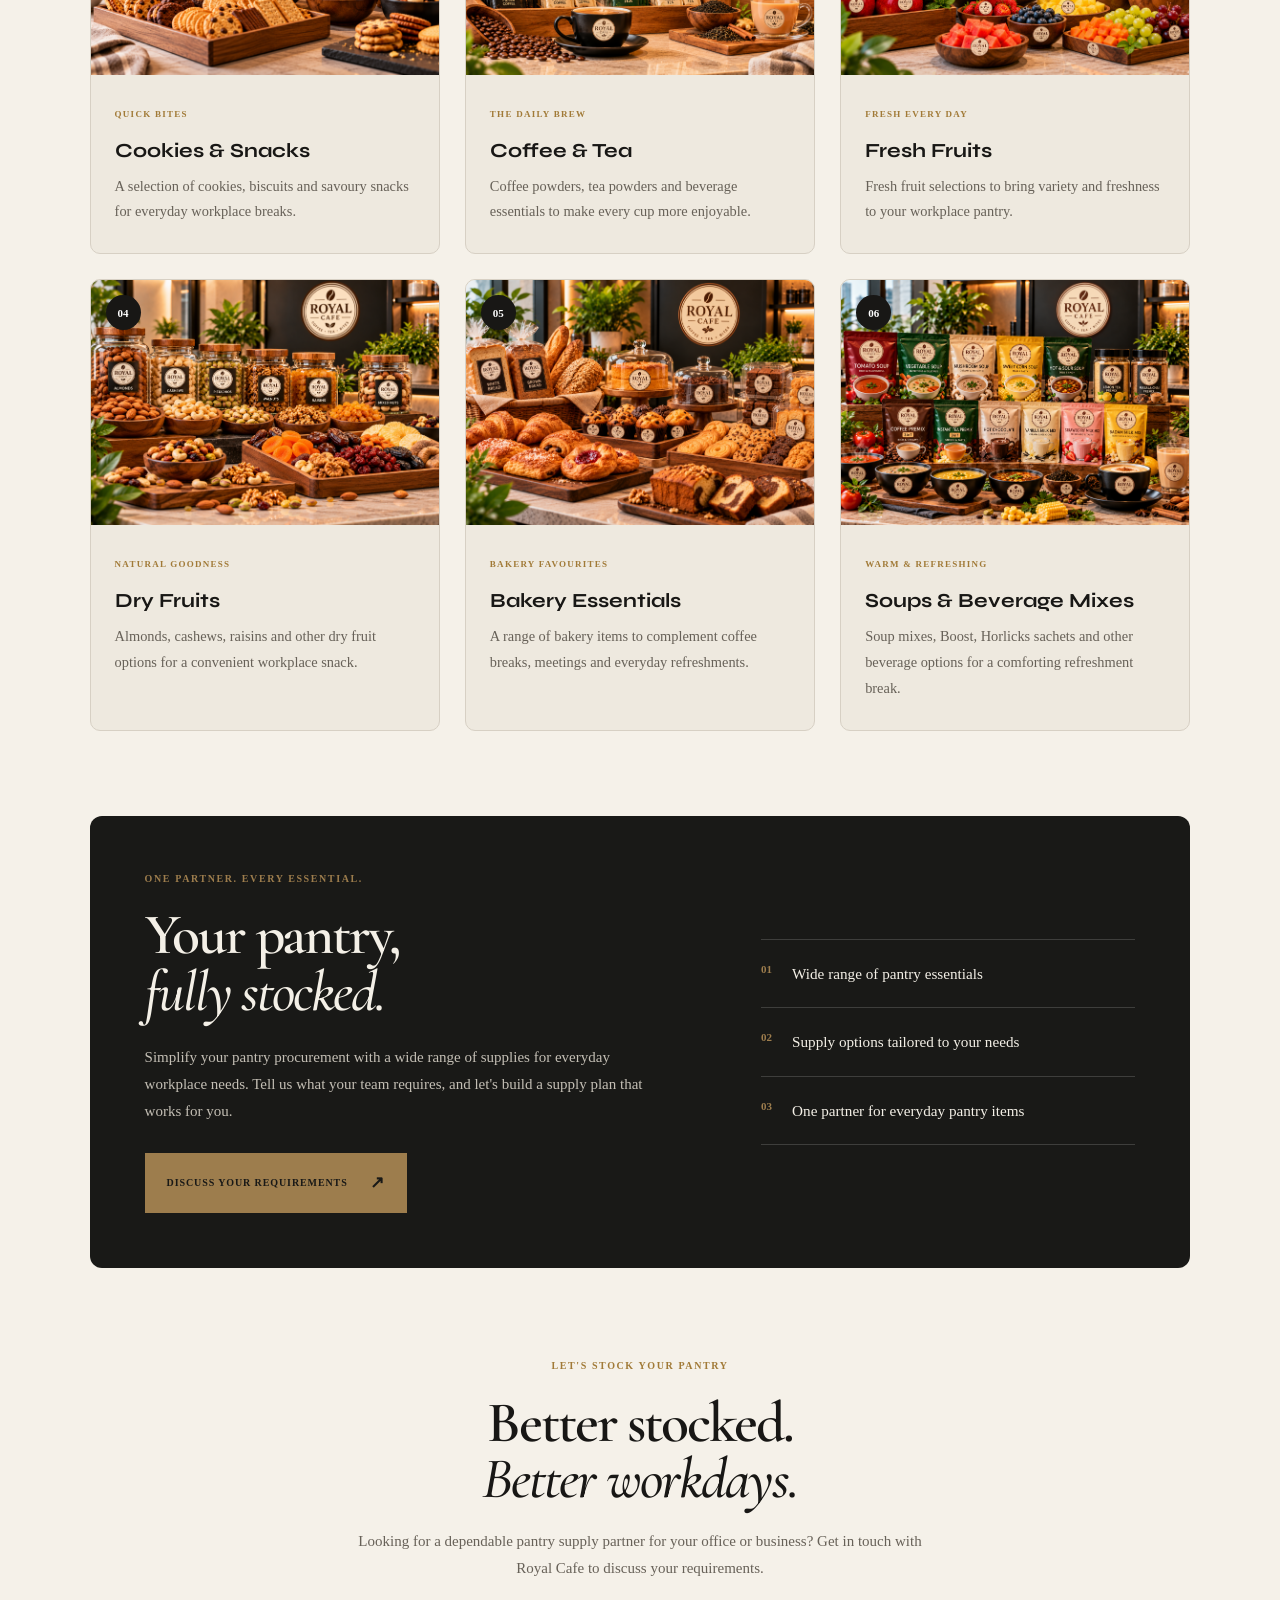
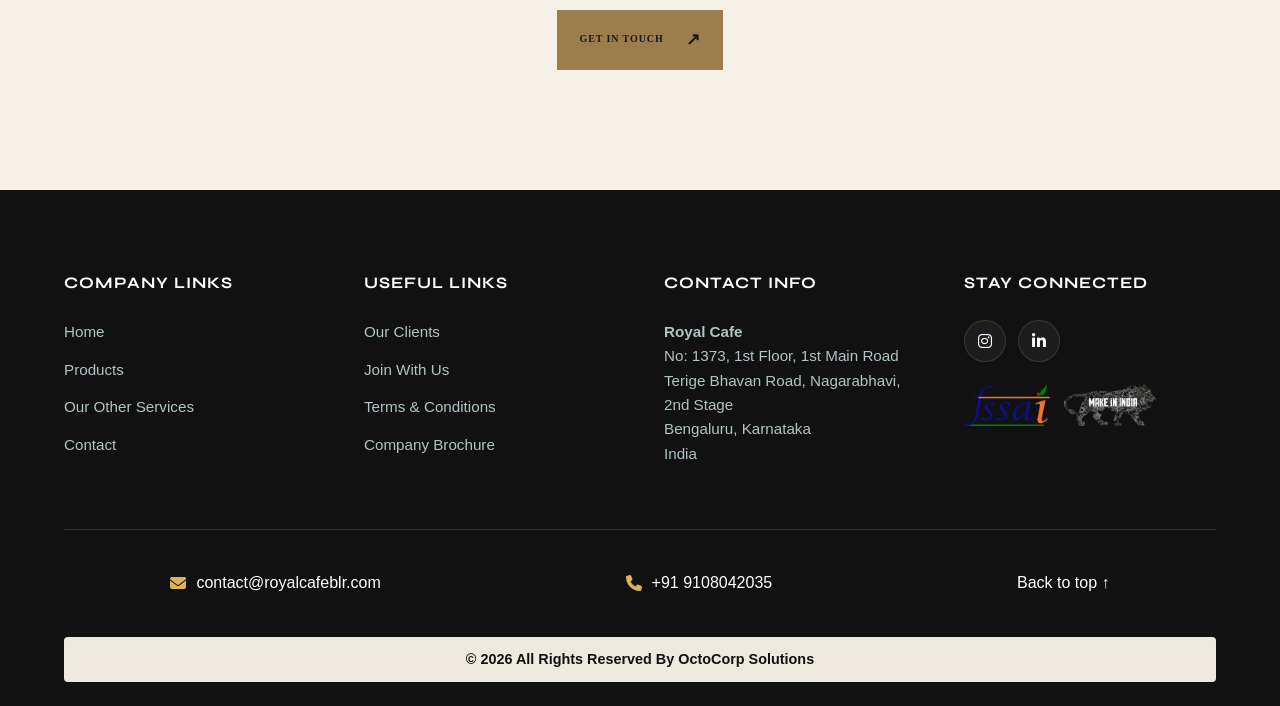
<file: pantry.html>
<!doctype html>
<html lang="en">
<head>
  <meta charset="utf-8">
  <meta name="viewport" content="width=device-width,initial-scale=1">
  <title>Corporate & Institutional Pantry Services — RoyalCafe</title>
  <link rel="preconnect" href="https://fonts.googleapis.com">
  <link rel="preconnect" href="https://fonts.gstatic.com" crossorigin>
  <link href="https://fonts.googleapis.com/css2?family=Cormorant+Garamond:ital,wght@0,500;0,600;1,500;1,600&family=Playwrite+CA+Guides:wght@400&family=Syne:wght@700;800&family=Manrope:wght@400;500;600;700;800&display=swap" rel="stylesheet">
  <link rel="stylesheet" href="styles.css">
  <link rel="stylesheet" href="https://cdnjs.cloudflare.com/ajax/libs/font-awesome/6.4.0/css/all.min.css">
</head>
<body>

  <!-- Header -->
  <header class="header" id="top" data-header>
    <a class="logo magnetic" href="index.html" aria-label="RoyalCafe home">
      <img src="assets/images/logo.png" alt="RoyalCafe Logo" height="30">
      ROYAL CAFE
    </a>
    <nav class="desktop-nav">
      <a href="products.html">Products</a>
      <a href="services.html" style="color: var(--gold);">Our Services</a>
      <a href="client.html">Our Clients</a>
      <a href="about.html">About Us</a>
      <a href="contact.html">Contact</a>
    </nav>
     <a class="header-cta magnetic" href="https://profile.royalcafeblr.com">Download Company Brochure<span>↗</span></a>
    <button class="menu" aria-label="Open menu" aria-expanded="false"><i></i><i></i></button>
    <nav class="mobile-nav">
      <a href="products.html">Products</a>
      <a href="services.html">Our Services</a>
      <a href="client.html">Our Clients</a>
      <a href="about.html">About Us</a>
      <a href="contact.html">Contact</a>
      <a href="https://profile.royalcafeblr.com">Download Company Brochure</a>
    </nav>
  </header>

  



<main class="pantry-page">

  <!-- HERO SECTION -->
  <section class="pantry-hero">
    <div class="section-top">
      <span></span>
      <p>ROYAL CAFE · PANTRY SOLUTIONS</p>
    </div>

    <div class="pantry-hero-grid">
      <div class="pantry-hero-copy">
        <span class="pantry-eyebrow">YOUR COMPLETE PANTRY PARTNER</span>

        <h1>
          Everything your<br>
          pantry needs.<br>
          <em>All in one place.</em>
        </h1>

        <p>
          From everyday snacks and fresh fruits to coffee, tea, bakery
          essentials and beverage mixes, Royal Cafe brings together
          the pantry supplies your workplace needs, all through one
          dependable supply partner.
        </p>

        <a href="contact.html" class="pantry-primary-btn">
          ENQUIRE FOR PANTRY SUPPLIES <span>↗</span>
        </a>
      </div>

      <div class="pantry-hero-image">
        <img
          src="assets/images/rc.png"
          alt="Royal Cafe workplace pantry solutions"
        >
        <div class="pantry-hero-caption">
          <span>EVERYDAY ESSENTIALS</span>
          <strong>A better stocked pantry starts here.</strong>
        </div>
      </div>
    </div>
  </section>


  <!-- INTRODUCTION -->
  <section class="pantry-intro">
    <div>
      <span class="pantry-eyebrow">A COMPLETE RANGE</span>
      <h2>One pantry.<br><em>Endless essentials.</em></h2>
    </div>

    <p>
      Keeping a workplace pantry stocked should be simple. We supply
      a wide variety of everyday essentials, helping businesses organise
      their pantry requirements around their teams, preferences and
      consumption needs.
    </p>
  </section>


  <!-- PANTRY PRODUCT CATEGORIES -->
  <section class="pantry-categories">

    <div class="pantry-section-heading">
      <div>
        <span class="pantry-eyebrow">EXPLORE OUR RANGE</span>
        <h2>Stocked with care.<br><em>Chosen for every break.</em></h2>
      </div>

      <p>
        From a quick coffee break to a refreshing afternoon snack,
        discover the essentials that keep your workplace going.
      </p>
    </div>


    <div class="pantry-category-grid">

      <!-- 01 COOKIES & SNACKS -->
      <article class="pantry-category-card">
        <div class="pantry-category-image">
          <img
            src="assets/images/rco.png"
            alt="Cookies, biscuits and savoury snacks"
            loading="lazy"
          >
          <span class="pantry-category-number">01</span>
        </div>

        <div class="pantry-category-content">
          <span class="pantry-category-label">QUICK BITES</span>
          <h3>Cookies & Snacks</h3>
          <p>
            A selection of cookies, biscuits and savoury snacks
            for everyday workplace breaks.
          </p>
        </div>
      </article>


      <!-- 02 COFFEE & TEA -->
      <article class="pantry-category-card">
        <div class="pantry-category-image">
          <img
            src="assets/images/rtc.png"
            alt="Coffee powder and tea powder"
            loading="lazy"
          >
          <span class="pantry-category-number">02</span>
        </div>

        <div class="pantry-category-content">
          <span class="pantry-category-label">THE DAILY BREW</span>
          <h3>Coffee & Tea</h3>
          <p>
            Coffee powders, tea powders and beverage essentials
            to make every cup more enjoyable.
          </p>
        </div>
      </article>


      <!-- 03 FRESH FRUITS -->
      <article class="pantry-category-card">
        <div class="pantry-category-image">
          <img
            src="assets/images/rf.png"
            alt="Fresh fruits for workplace pantries"
            loading="lazy"
          >
          <span class="pantry-category-number">03</span>
        </div>

        <div class="pantry-category-content">
          <span class="pantry-category-label">FRESH EVERY DAY</span>
          <h3>Fresh Fruits</h3>
          <p>
            Fresh fruit selections to bring variety and freshness
            to your workplace pantry.
          </p>
        </div>
      </article>


      <!-- 04 DRY FRUITS -->
      <article class="pantry-category-card">
        <div class="pantry-category-image">
          <img
            src="assets/images/rdf.png"
            alt="Almonds, cashews, raisins and dry fruits"
            loading="lazy"
          >
          <span class="pantry-category-number">04</span>
        </div>

        <div class="pantry-category-content">
          <span class="pantry-category-label">NATURAL GOODNESS</span>
          <h3>Dry Fruits</h3>
          <p>
            Almonds, cashews, raisins and other dry fruit options
            for a convenient workplace snack.
          </p>
        </div>
      </article>


      <!-- 05 BAKERY ITEMS -->
      <article class="pantry-category-card">
        <div class="pantry-category-image">
          <img
            src="assets/images/rcb.png"
            alt="Assorted bakery items"
            loading="lazy"
          >
          <span class="pantry-category-number">05</span>
        </div>

        <div class="pantry-category-content">
          <span class="pantry-category-label">BAKERY FAVOURITES</span>
          <h3>Bakery Essentials</h3>
          <p>
            A range of bakery items to complement coffee breaks,
            meetings and everyday refreshments.
          </p>
        </div>
      </article>


      <!-- 06 SOUPS & HEALTH DRINKS -->
      <article class="pantry-category-card">
        <div class="pantry-category-image">
          <img
            src="assets/images/rcs.png"
            alt="Soup mixes and health drink sachets"
            loading="lazy"
          >
          <span class="pantry-category-number">06</span>
        </div>

        <div class="pantry-category-content">
          <span class="pantry-category-label">WARM & REFRESHING</span>
          <h3>Soups & Beverage Mixes</h3>
          <p>
            Soup mixes, Boost, Horlicks sachets and other beverage
            options for a comforting refreshment break.
          </p>
        </div>
      </article>

    </div>
  </section>


  <!-- COMPLETE SOLUTION BANNER -->
  <section class="pantry-feature-banner">
    <div class="pantry-feature-copy">
      <span class="pantry-eyebrow">ONE PARTNER. EVERY ESSENTIAL.</span>

      <h2>Your pantry,<br><em>fully stocked.</em></h2>

      <p>
        Simplify your pantry procurement with a wide range of supplies
        for everyday workplace needs. Tell us what your team requires,
        and let's build a supply plan that works for you.
      </p>

      <a href="contact.html" class="pantry-light-btn">
        DISCUSS YOUR REQUIREMENTS <span>↗</span>
      </a>
    </div>

    <div class="pantry-feature-details">
      <div>
        <span>01</span>
        <p>Wide range of pantry essentials</p>
      </div>
      <div>
        <span>02</span>
        <p>Supply options tailored to your needs</p>
      </div>
      <div>
        <span>03</span>
        <p>One partner for everyday pantry items</p>
      </div>
    </div>
  </section>


  <!-- FINAL ENQUIRY -->
  <section class="pantry-final-cta">
    <span class="pantry-eyebrow">LET'S STOCK YOUR PANTRY</span>

    <h2>Better stocked.<br><em>Better workdays.</em></h2>

    <p>
      Looking for a dependable pantry supply partner for your office
      or business? Get in touch with Royal Cafe to discuss your
      requirements.
    </p>

    <a href="contact.html" class="pantry-primary-btn">
      GET IN TOUCH <span>↗</span>
    </a>
  </section>

</main>





















  <!-- Footer -->
  <footer class="site-footer">
    <div class="footer-container">
        <div class="footer-col">
            <h3>Company Links</h3>
            <ul>
                <li><a href="index.html">Home</a></li>
                <li><a href="products.html">Products</a></li>

                <li><a href="services.html">Our Other Services</a></li> 
                <li><a href="contact.html">Contact</a></li>
            </ul>
        </div>
        <div class="footer-col">
            <h3>Useful Links</h3>
            <ul>
              <li><a href="client.html">Our Clients</a></li>
                <li><a href="careers.html">Join With Us</a></li>
                <li><a href="terms.html">Terms & Conditions</a></li>
              <li><a href="https://profile.royalcafeblr.com">Company Brochure</a></li>
                
            </ul>
        </div>
        <div class="footer-col">
            <h3>Contact Info</h3>
            <p><strong>Royal Cafe</strong><br>No: 1373, 1st Floor, 1st Main Road<br>Terige Bhavan Road, Nagarabhavi, 2nd Stage<br>Bengaluru, Karnataka<br>India</p>
        </div>
        <div class="footer-col">
            <h3>Stay Connected</h3>
            <div class="social-icons">
                
                <a href="https://instagram.com" target="_blank" rel="noopener" aria-label="Instagram"><i class="fa-brands fa-instagram"></i></a>
                <a href="https://linkedin.com" target="_blank" rel="noopener" aria-label="LinkedIn"><i class="fa-brands fa-linkedin-in"></i></a>
            </div>


            <div class="footer-trust-logos" aria-label="FSSAI and Make in India">
        <img src="assets/images/fssai.png" alt="FSSAI" loading="lazy">
        <img src="assets/images/made.png" alt="Make in India" loading="lazy">
    </div>



        </div>
    </div>
    <div class="footer-contact-bar">
        <div class="contact-item"><i class="fa-solid fa-envelope"></i><a href="mailto:contact@royalcafeblr.com"> contact@royalcafeblr.com </a></div>
        <div class="contact-item"><i class="fa-solid fa-phone"></i><a href="tel:9108042035"> +91 9108042035</a></div>
        <a href="pantry.html">Back to top ↑</a>
    </div>
    <div class="footer-bottom"><a href="https://octocorp.in/"><p>&copy; 2026 All Rights Reserved By OctoCorp Solutions</p></a></div>
  </footer>

  <script src="script.js"></script>




<div class="wabtn" id="wabutton">
  <style> [wa-tooltip] { position: relative; cursor: default;  &:hover { &::before { content: attr(wa-tooltip); font-size: 16px; text-align: center; position: absolute; display: block; right: calc(0% - 100px); left: null; min-width: 200px; max-width: 200px; bottom: calc(100% + 40px); transform: translate(-50%); animation: fade-in 500ms ease; background: #00E785; border-radius: 4px; padding: 10px; color: #ffffff; z-index: 1; } } }  @keyframes pulse { 0% { transform: scale(1); } 50% { transform: scale(1.1); } 100% { transform: scale(1); } }  [wa-tooltip] {  }  @keyframes fade-in { from { opacity: 0; } to { opacity: 1; } }</style>
  <a wa-tooltip="We are available! Click here to chat" target="_self" href="https://wa.me/919108042035?text=Hi!%20I'm%20interested%20in%20your%20services%20and%20would%20love%20to%20know%20more%20about%20it.%20Could%20you%20please%20send%20me%20more%20information?%20Thank%20you!" style=" cursor: pointer;height: auto;width: auto;padding: 10px 10px 10px 10px;position: fixed !important;color: #fff;bottom: 20px;right: 20px;;display: flex;text-decoration: none;font-size: 18px;font-weight: 600;font-family: sans-serif;align-items: center;z-index: 999999999 !important;background-color: #00E785;box-shadow: 4px 5px 10px rgba(0, 0, 0, 0.4);border-radius: 100px;animation: pulse 2.5s ease infinite;">
    <svg width="42" height="42" style="padding: 5px;" viewBox="0 0 28 28" fill="none" xmlns="http://www.w3.org/2000/svg"><g clip-path="url(#clip0_1024_354)"><path d="M23.8759 4.06939C21.4959 1.68839 18.3316 0.253548 14.9723 0.0320463C11.613 -0.189455 8.28774 0.817483 5.61565 2.86535C2.94357 4.91323 1.10682 7.86244 0.447451 11.1638C-0.21192 14.4652 0.351026 17.8937 2.03146 20.8109L0.0625 28.0004L7.42006 26.0712C9.45505 27.1794 11.7353 27.7601 14.0524 27.7602H14.0583C16.8029 27.7599 19.4859 26.946 21.768 25.4212C24.0502 23.8965 25.829 21.7294 26.8798 19.1939C27.9305 16.6583 28.206 13.8682 27.6713 11.1761C27.1367 8.48406 25.8159 6.01095 23.8759 4.06939ZM14.0583 25.4169H14.0538C11.988 25.417 9.96008 24.8617 8.1825 23.8091L7.7611 23.5593L3.3945 24.704L4.56014 20.448L4.28546 20.0117C2.92594 17.8454 2.32491 15.2886 2.57684 12.7434C2.82877 10.1982 3.91938 7.80894 5.67722 5.95113C7.43506 4.09332 9.76045 2.87235 12.2878 2.48017C14.8152 2.08799 17.4013 2.54684 19.6395 3.78457C21.8776 5.02231 23.641 6.96875 24.6524 9.3179C25.6638 11.6671 25.8659 14.2857 25.2268 16.7622C24.5877 19.2387 23.1438 21.4326 21.122 22.999C19.1001 24.5655 16.6151 25.4156 14.0575 25.4157L14.0583 25.4169Z" fill="#E0E0E0"></path><path fill-rule="evenodd" clip-rule="evenodd" d="M10.6291 7.98363C10.3723 7.41271 10.1019 7.40123 9.85771 7.39143C9.65779 7.38275 9.42903 7.38331 9.20083 7.38331C9.0271 7.3879 8.8562 7.42837 8.69887 7.5022C8.54154 7.57602 8.40119 7.68159 8.28663 7.81227C7.899 8.17929 7.59209 8.62305 7.38547 9.11526C7.17884 9.60747 7.07704 10.1373 7.08655 10.6711C7.08655 12.3578 8.31519 13.9877 8.48655 14.2164C8.65791 14.4452 10.8581 18.0169 14.3425 19.3908C17.2382 20.5327 17.8276 20.3056 18.4562 20.2485C19.0848 20.1913 20.4843 19.4194 20.7701 18.6189C21.056 17.8183 21.0557 17.1323 20.9701 16.989C20.8844 16.8456 20.6559 16.7605 20.3129 16.5889C19.9699 16.4172 18.2849 15.5879 17.9704 15.4736C17.656 15.3594 17.4275 15.3023 17.199 15.6455C16.9705 15.9888 16.3139 16.7602 16.1137 16.9895C15.9135 17.2189 15.7136 17.2471 15.3709 17.0758C14.3603 16.6729 13.4275 16.0972 12.6143 15.3745C11.8648 14.6818 11.2221 13.8819 10.7072 13.0007C10.5073 12.6579 10.6857 12.472 10.8579 12.3007C11.0119 12.1472 11.2006 11.9005 11.3722 11.7003C11.5129 11.5271 11.6282 11.3346 11.7147 11.1289C11.7603 11.0343 11.7817 10.9299 11.7768 10.825C11.7719 10.7201 11.7409 10.6182 11.6867 10.5283C11.6001 10.3566 10.9337 8.66151 10.6291 7.98363Z" fill="white"></path><path d="M23.7628 4.02445C21.4107 1.66917 18.2825 0.249336 14.9611 0.0294866C11.6397 -0.190363 8.35161 0.804769 5.70953 2.82947C3.06745 4.85417 1.25154 7.77034 0.600156 11.0346C-0.051233 14.299 0.506321 17.6888 2.16894 20.5724L0.222656 27.6808L7.49566 25.7737C9.50727 26.8692 11.7613 27.4432 14.0519 27.4434H14.0577C16.7711 27.4436 19.4235 26.6392 21.6798 25.1321C23.936 23.6249 25.6947 21.4825 26.7335 18.9759C27.7722 16.4693 28.0444 13.711 27.5157 11.0497C26.9869 8.38835 25.6809 5.94358 23.7628 4.02445ZM14.0577 25.1269H14.0547C12.0125 25.1271 10.0078 24.5782 8.25054 23.5377L7.8339 23.2907L3.51686 24.4222L4.66906 20.2143L4.39774 19.7831C3.05387 17.6415 2.4598 15.1141 2.70892 12.598C2.95804 10.082 4.03622 7.72013 5.77398 5.88366C7.51173 4.04719 9.81051 2.84028 12.3089 2.45266C14.8074 2.06505 17.3638 2.5187 19.5763 3.74232C21.7888 4.96593 23.5319 6.89011 24.5317 9.21238C25.5314 11.5346 25.7311 14.1233 25.0993 16.5714C24.4675 19.0195 23.0401 21.1883 21.0414 22.7367C19.0427 24.2851 16.5861 25.1254 14.0577 25.1255V25.1269Z" fill="white"></path></g><defs><clipPath id="clip0_1024_354"><rect width="27.8748" height="28" fill="white" transform="translate(0.0625)"></rect></clipPath></defs></svg>
    <span class="button-text"></span>
  </a>
</div>



  
</body>
</html>
</file>
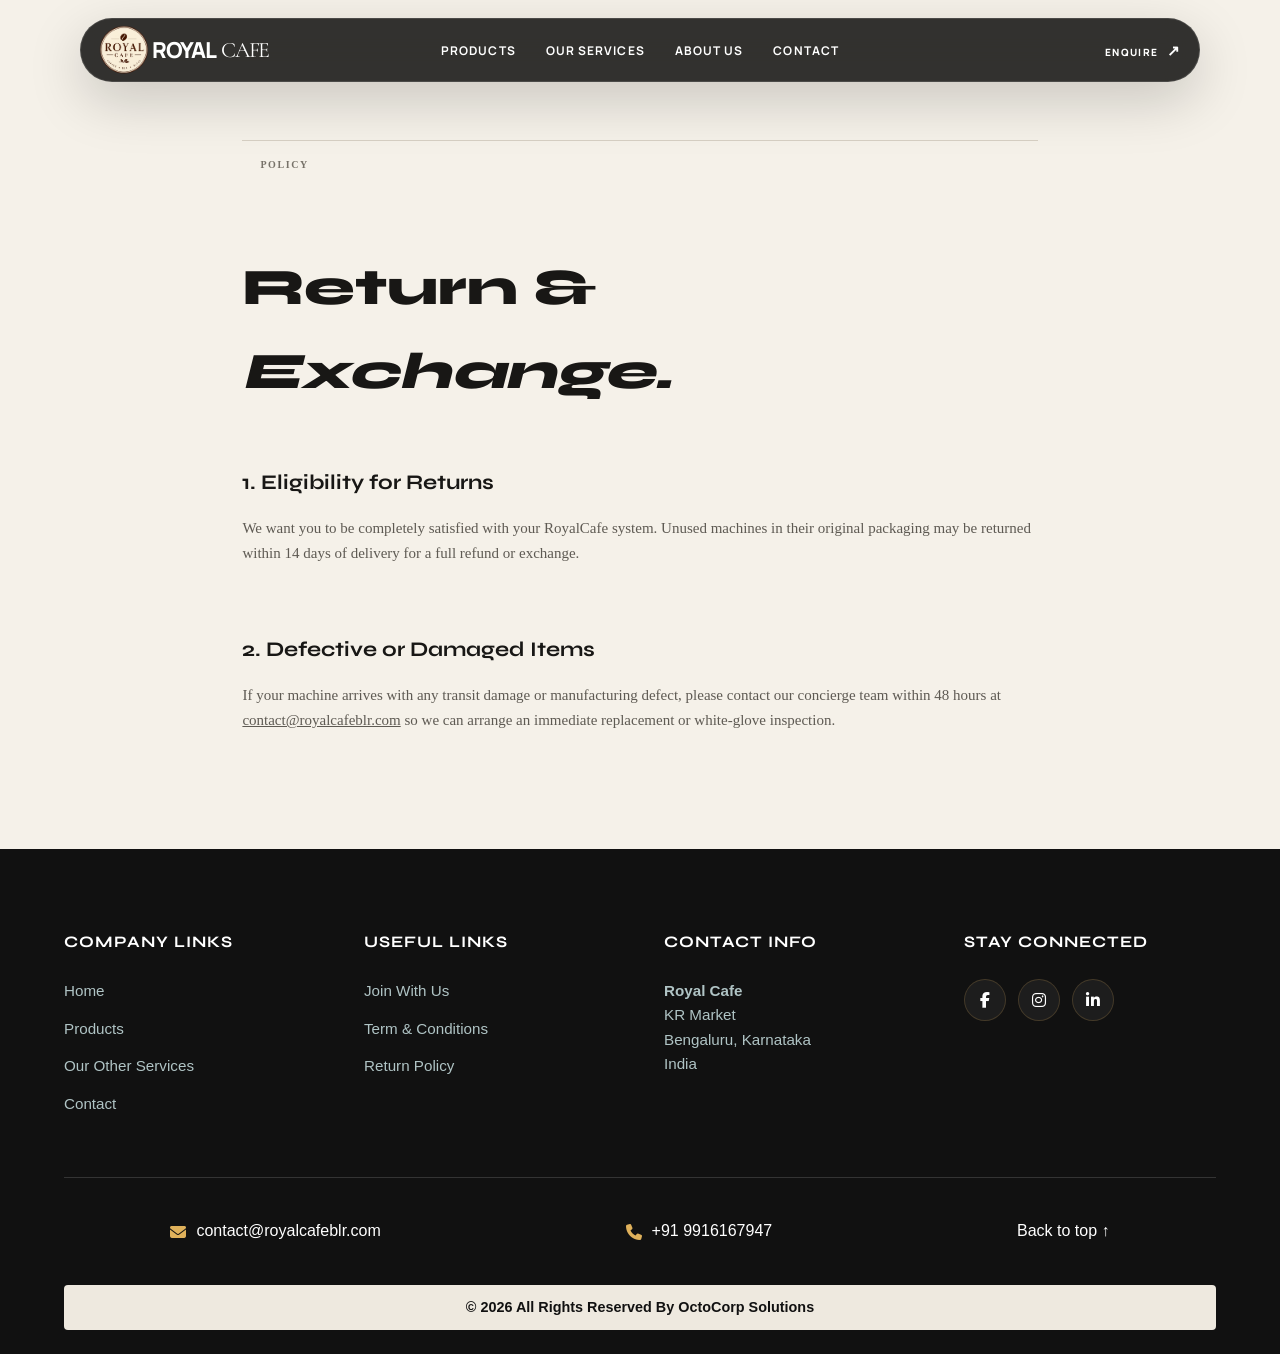
<file: return.html>
<!doctype html>
<html lang="en">
<head>
  <meta charset="utf-8">
  <meta name="viewport" content="width=device-width,initial-scale=1">
  <title>Return Policy — RoyalCafe</title>
  <link rel="preconnect" href="https://fonts.googleapis.com">
  <link rel="preconnect" href="https://fonts.gstatic.com" crossorigin>
  <link href="https://fonts.googleapis.com/css2?family=Cormorant+Garamond:ital,wght@0,500;0,600;1,500;1,600&family=Playwrite+CA+Guides:wght@400&family=Syne:wght@700;800&family=Manrope:wght@400;500;600;700;800&display=swap" rel="stylesheet">
  <link rel="stylesheet" href="styles.css">
  <link rel="stylesheet" href="https://cdnjs.cloudflare.com/ajax/libs/font-awesome/6.4.0/css/all.min.css">
</head>
<body>

  <!-- Header -->
  <header class="header" id="top" data-header>
    <a class="logo magnetic" href="index.html" aria-label="RoyalCafe home">
      <img src="assets/images/logo.png" alt="RoyalCafe Logo" height="30">
      ROYAL<span>CAFE</span>
    </a>
    <nav class="desktop-nav">
      <a href="products.html">Products</a>
      <a href="services.html">Our Services</a>
      <a href="about.html">About Us</a>
      <a href="contact.html">Contact</a>
    </nav>
    <a class="header-cta magnetic" href="contact.html">ENQUIRE<span>↗</span></a>
    <button class="menu" aria-label="Open menu" aria-expanded="false"><i></i><i></i></button>
    <nav class="mobile-nav">
      <a href="products.html">Products</a>
      <a href="services.html">Our Services</a>
      <a href="about.html">About Us</a>
      <a href="contact.html">Contact</a>
    </nav>
  </header>

  <main style="padding-top: 140px; max-width: 1000px; margin: 0 auto; padding-left: 8vw; padding-right: 8vw; padding-bottom: 100px;">
    <div class="section-top"><span></span><p>POLICY</p></div>
    <h1 style="font-family: 'Syne', sans-serif; font-size: clamp(2.5rem, 4vw, 4rem); font-weight: 800; margin-bottom: 30px;">Return & <em>Exchange.</em></h1>
    
    <div style="display: flex; flex-direction: column; gap: 30px; color: #5e5a53; line-height: 1.7;">
      <section>
        <h3 style="font-family: 'Syne', sans-serif; color: var(--ink); font-size: 1.3rem; margin-bottom: 10px;">1. Eligibility for Returns</h3>
        <p>We want you to be completely satisfied with your RoyalCafe system. Unused machines in their original packaging may be returned within 14 days of delivery for a full refund or exchange.</p>
      </section>
      <section>
        <h3 style="font-family: 'Syne', sans-serif; color: var(--ink); font-size: 1.3rem; margin-bottom: 10px;">2. Defective or Damaged Items</h3>
        <p>If your machine arrives with any transit damage or manufacturing defect, please contact our concierge team within 48 hours at <a href="mailto:contact@royalcafeblr.com">contact@royalcafeblr.com</a> so we can arrange an immediate replacement or white-glove inspection.</p>
      </section>
    </div>
  </main>

  <!-- Footer -->
  <footer class="site-footer">
    <div class="footer-container">
        <div class="footer-col">
            <h3>Company Links</h3>
            <ul>
                <li><a href="index.html">Home</a></li>
                <li><a href="products.html">Products</a></li>
                <li><a href="services.html">Our Other Services</a></li>
                <li><a href="contact.html">Contact</a></li>
            </ul>
        </div>
        <div class="footer-col">
            <h3>Useful Links</h3>
            <ul>
                <li><a href="careers.html">Join With Us</a></li>
                <li><a href="terms.html">Term & Conditions</a></li>
                <li><a href="return.html">Return Policy</a></li>
            </ul>
        </div>
        <div class="footer-col">
            <h3>Contact Info</h3>
            <p><strong>Royal Cafe</strong><br>KR Market<br>Bengaluru, Karnataka<br>India</p>
        </div>
        <div class="footer-col">
            <h3>Stay Connected</h3>
            <div class="social-icons">
                <a href="https://facebook.com" target="_blank" rel="noopener" aria-label="Facebook"><i class="fa-brands fa-facebook-f"></i></a>
                <a href="https://instagram.com" target="_blank" rel="noopener" aria-label="Instagram"><i class="fa-brands fa-instagram"></i></a>
                <a href="https://linkedin.com" target="_blank" rel="noopener" aria-label="LinkedIn"><i class="fa-brands fa-linkedin-in"></i></a>
            </div>
        </div>
    </div>
    <div class="footer-contact-bar">
        <div class="contact-item"><i class="fa-solid fa-envelope"></i><a href="mailto:contact@royalcafeblr.com"> contact@royalcafeblr.com </a></div>
        <div class="contact-item"><i class="fa-solid fa-phone"></i><a href="tel:9916167947"> +91 9916167947</a></div>
        <a href="return.html">Back to top ↑</a>
    </div>
    <div class="footer-bottom"><a href="https://octo-corp.github.io/octo-corp/"><p>&copy; 2026 All Rights Reserved By OctoCorp Solutions</p></a></div>
  </footer>

  <script src="script.js"></script>
</body>
</html>
</file>
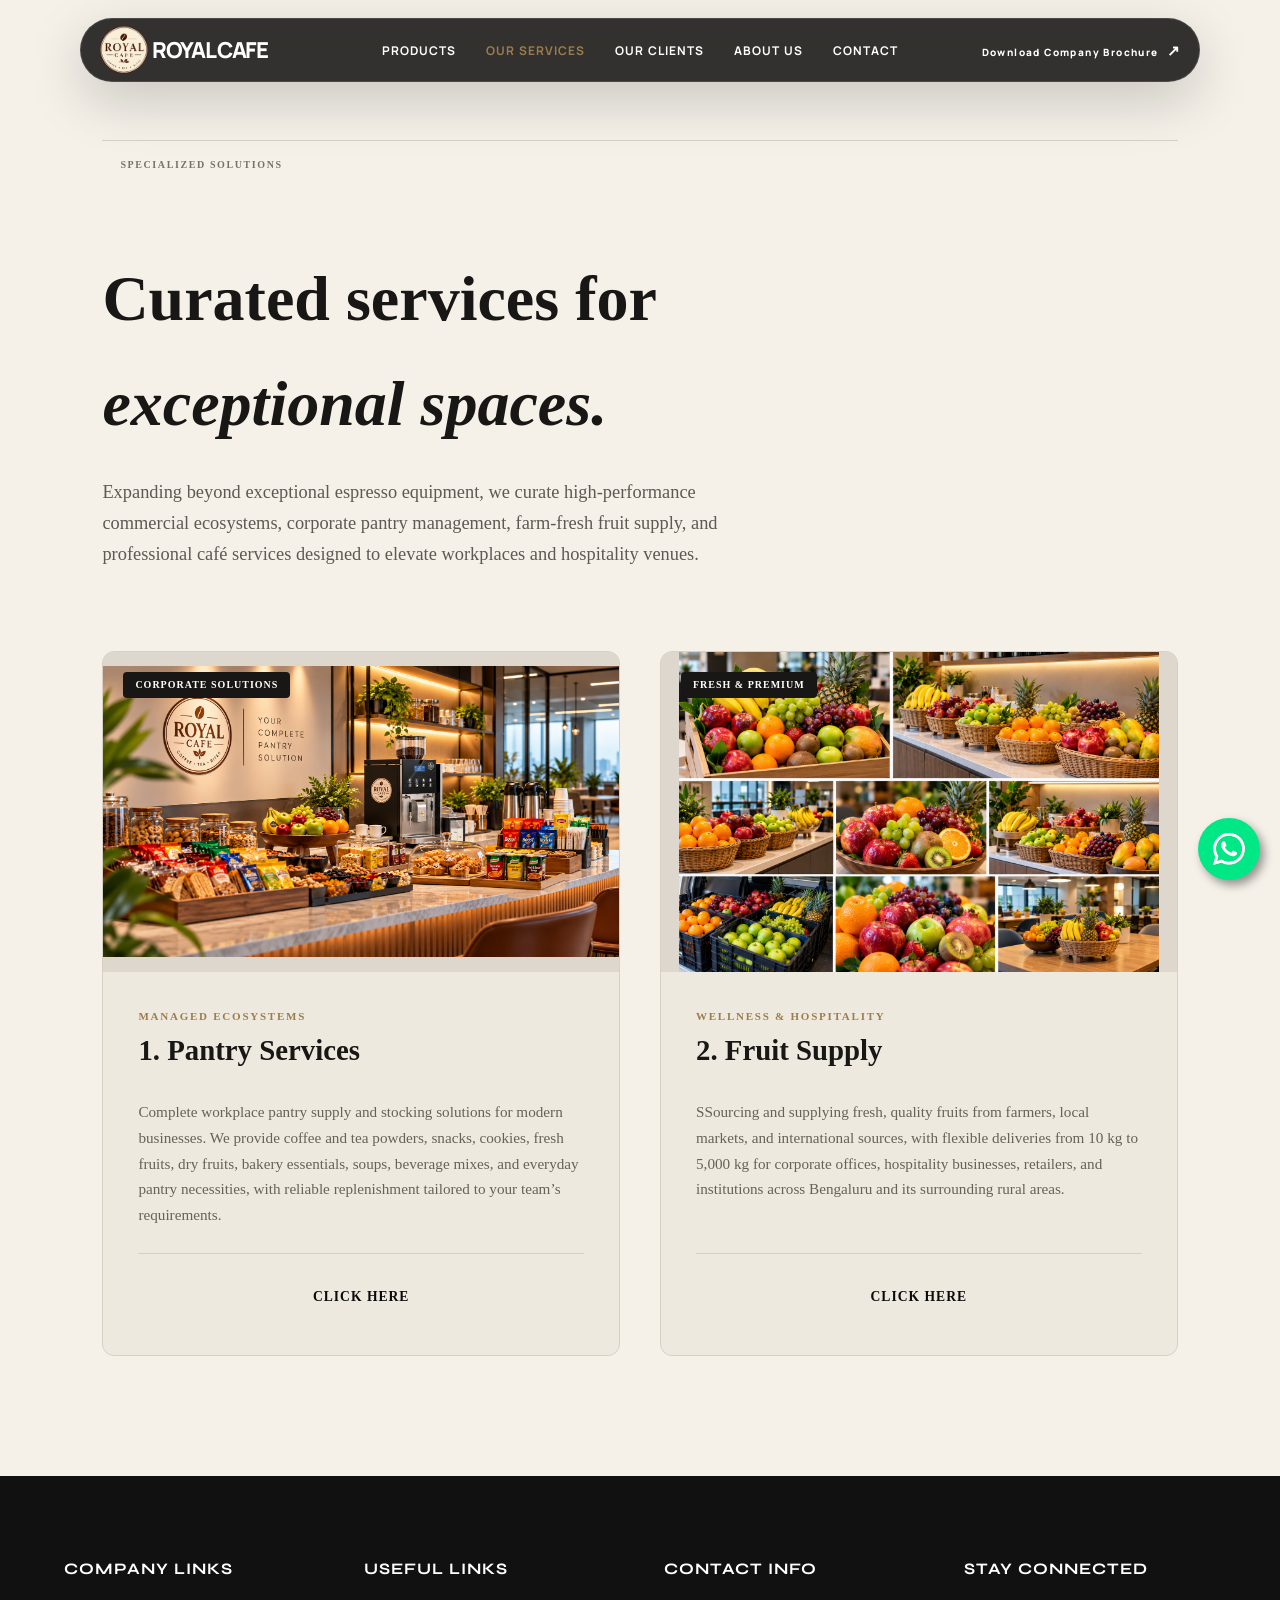
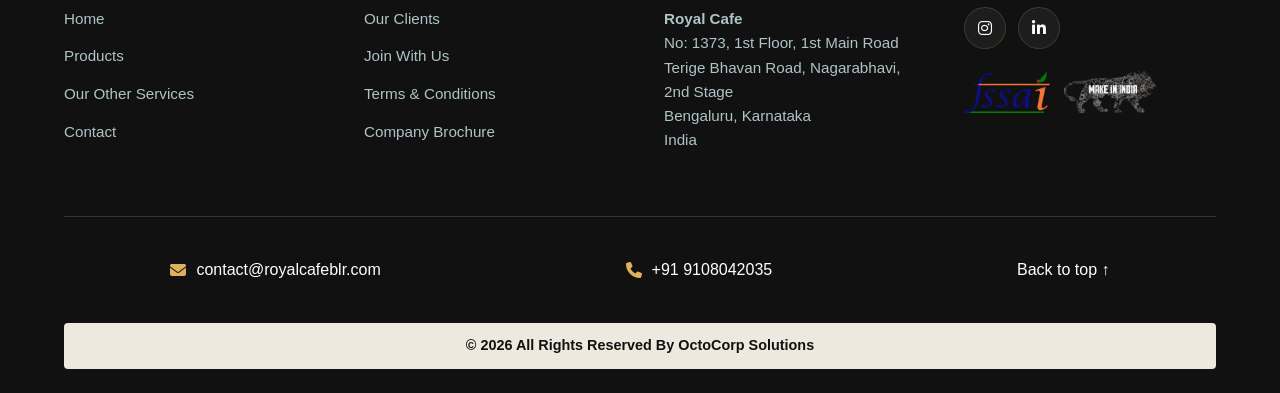
<file: services.html>
<!doctype html>
<html lang="en">
<head>
  <meta charset="utf-8">
  <meta name="viewport" content="width=device-width,initial-scale=1">
  <title>Our Services — RoyalCafe</title>
  <link rel="preconnect" href="https://fonts.googleapis.com">
  <link rel="preconnect" href="https://fonts.gstatic.com" crossorigin>
  <link href="https://fonts.googleapis.com/css2?family=Cormorant+Garamond:ital,wght@0,500;0,600;1,500;1,600&family=Playwrite+CA+Guides:wght@400&family=Syne:wght@700;800&family=Manrope:wght@400;500;600;700;800&display=swap" rel="stylesheet">
  <link rel="stylesheet" href="styles.css">
  <link rel="stylesheet" href="https://cdnjs.cloudflare.com/ajax/libs/font-awesome/6.4.0/css/all.min.css">
</head>
<body>

  <!-- Header -->
  <header class="header" id="top" data-header>
    <a class="logo magnetic" href="index.html" aria-label="RoyalCafe home">
      <img src="assets/images/logo.png" alt="RoyalCafe Logo" height="30">
      ROYAL CAFE
    </a>
    <nav class="desktop-nav">
      <a href="products.html">Products</a>
      <a href="services.html" style="color: var(--gold);">Our Services</a>
      <a href="client.html">Our Clients</a>
      <a href="about.html">About Us</a>
      <a href="contact.html">Contact</a>
    </nav>
        <a class="header-cta magnetic" href="https://profile.royalcafeblr.com">Download Company Brochure<span>↗</span></a>
    <button class="menu" aria-label="Open menu" aria-expanded="false"><i></i><i></i></button>
    <nav class="mobile-nav">
      <a href="products.html">Products</a>
      <a href="services.html">Our Services</a>
      <a href="client.html">Our Clients</a>
      <a href="about.html">About Us</a>
      <a href="contact.html">Contact</a>
      <a href="https://profile.royalcafeblr.com">Download Company Brochure</a>
    </nav>
  </header>

  <!-- Services Main Content -->
  <main class="services-page-main" style="padding-top: 140px; max-width: 1400px; margin: 0 auto; padding-left: 8vw; padding-right: 8vw; padding-bottom: 120px;">
    <div class="section-top"><span></span><p>SPECIALIZED SOLUTIONS</p></div>
    <h1 style="font-family: 'Maname', serif; font-size: clamp(3rem, 5vw, 5rem); font-weight: 800; margin-bottom: 20px;">Curated services for<br><em>exceptional spaces.</em></h1>
    <p style="font-size: 1.15rem; color: #5e5a53; max-width: 650px; margin-bottom: 80px;">Expanding beyond exceptional espresso equipment, we curate high-performance commercial ecosystems, corporate pantry management, farm-fresh fruit supply, and professional café services designed to elevate workplaces and hospitality venues.</p>

    <!-- Services Grid (3 Businesses) -->
    <div class="services-page-grid" style="display: grid; grid-template-columns: repeat(2, minmax(0, 1fr)); gap: 40px;">
      
      <!-- Service 1: Pantry Services -->
      <div class="service-page-card" style="background: var(--paper); border-radius: 12px; overflow: hidden; border: 1px solid var(--line); display: flex; flex-direction: column;">
        <div class="service-page-image" style="height: 320px; background: #ddd7cd; position: relative; overflow: hidden;">
          <img src="assets/images/rcp.png" alt="Pantry Services" style="width: 100%; height: 100%; object-fit: contain;">
          <span style="position: absolute; top: 20px; left: 20px; background: var(--ink); color: #fff; padding: 5px 12px; font-size: 10px; font-weight: 800; letter-spacing: 0.1em; text-transform: uppercase; border-radius: 4px;">Corporate Solutions</span>
        </div>
        <div class="service-page-card-content" style="padding: 35px; display: flex; flex-direction: column; flex-grow: 1;">
          <span style="font-size: 11px; font-weight: 800; letter-spacing: 0.16em; color: var(--gold); margin-bottom: 8px;">MANAGED ECOSYSTEMS</span>
          <h3 style="font-family: 'Maname', serif; font-size: 1.8rem; margin: 0 0 15px;">1. Pantry Services</h3>
          <p style="color: #676158; font-size: 0.95rem; line-height: 1.6; margin-bottom: 25px; flex-grow: 1;">Complete workplace pantry supply and stocking solutions for modern businesses. We provide coffee and tea powders, snacks, cookies, fresh fruits, dry fruits, bakery essentials, soups, beverage mixes, and everyday pantry necessities, with reliable replenishment tailored to your team’s requirements.</p>
          <div style="border-top: 1px solid var(--line); padding-top: 20px;">
            <a href="pantry.html" class="card-button" style="display: block; text-align: center; padding: 12px;">Click Here</a>
          </div>
        </div>
      </div>

      <!-- Service 2: Fruit Supply -->
      <div class="service-page-card" style="background: var(--paper); border-radius: 12px; overflow: hidden; border: 1px solid var(--line); display: flex; flex-direction: column;">
        <div class="service-page-image" style="height: 320px; background: #ddd7cd; position: relative; overflow: hidden;">
          <img src="assets/04/11.png" alt="Fruit Supply" style="width: 100%; height: 100%; object-fit: contain;">
          <span style="position: absolute; top: 20px; left: 20px; background: var(--ink); color: #fff; padding: 5px 12px; font-size: 10px; font-weight: 800; letter-spacing: 0.1em; text-transform: uppercase; border-radius: 4px;">Fresh & Premium</span>
        </div>
        <div class="service-page-card-content" style="padding: 35px; display: flex; flex-direction: column; flex-grow: 1;">
          <span style="font-size: 11px; font-weight: 800; letter-spacing: 0.16em; color: var(--gold); margin-bottom: 8px;">WELLNESS & HOSPITALITY</span>
          <h3 style="font-family: 'Maname', serif; font-size: 1.8rem; margin: 0 0 15px;">2. Fruit Supply</h3>
          <p style="color: #676158; font-size: 0.95rem; line-height: 1.6; margin-bottom: 25px; flex-grow: 1;">SSourcing and supplying fresh, quality fruits from farmers, local markets, and international sources, with flexible deliveries from 10 kg to 5,000 kg for corporate offices, hospitality businesses, retailers, and institutions across Bengaluru and its surrounding rural areas.</p>
          <div style="border-top: 1px solid var(--line); padding-top: 20px;">
            <a href="fruit.html" class="card-button" style="display: block; text-align: center; padding: 12px;">Click Here</a>
          </div>
        </div>
      </div>

      

    </div>
  </main>

  <!-- Footer -->
  <footer class="site-footer">
    <div class="footer-container">
        <div class="footer-col">
            <h3>Company Links</h3>
            <ul>
                <li><a href="index.html">Home</a></li>
                <li><a href="products.html">Products</a></li>
                <li><a href="services.html">Our Other Services</a></li> 
                <li><a href="contact.html">Contact</a></li>
            </ul>
        </div>
        <div class="footer-col">
            <h3>Useful Links</h3>
            <ul>
              <li><a href="client.html">Our Clients</a></li>
                <li><a href="careers.html">Join With Us</a></li>
                <li><a href="terms.html">Terms & Conditions</a></li>
                <li><a href="https://profile.royalcafeblr.com">Company Brochure</a></li>
                
            </ul>
        </div>
        <div class="footer-col">
            <h3>Contact Info</h3>
            <p><strong>Royal Cafe</strong><br>No: 1373, 1st Floor, 1st Main Road<br>Terige Bhavan Road, Nagarabhavi, 2nd Stage<br>Bengaluru, Karnataka<br>India</p>
        </div>
        <div class="footer-col">
            <h3>Stay Connected</h3>
            <div class="social-icons">
                
                <a href="https://instagram.com" target="_blank" rel="noopener" aria-label="Instagram"><i class="fa-brands fa-instagram"></i></a>
                <a href="https://linkedin.com" target="_blank" rel="noopener" aria-label="LinkedIn"><i class="fa-brands fa-linkedin-in"></i></a>
            </div>


            <div class="footer-trust-logos" aria-label="FSSAI and Make in India">
        <img src="assets/images/fssai.png" alt="FSSAI" loading="lazy">
        <img src="assets/images/made.png" alt="Make in India" loading="lazy">
    </div>



        </div>
    </div>
    <div class="footer-contact-bar">
        <div class="contact-item"><i class="fa-solid fa-envelope"></i><a href="mailto:contact@royalcafeblr.com"> contact@royalcafeblr.com </a></div>
        <div class="contact-item"><i class="fa-solid fa-phone"></i><a href="tel:9108042035"> +91 9108042035</a></div>
        <a href="services.html">Back to top ↑</a>
    </div>
    <div class="footer-bottom"><a href="https://octocorp.in/"><p>&copy; 2026 All Rights Reserved By OctoCorp Solutions</p></a></div>
  </footer>

  <script src="script.js"></script>



<div class="wabtn" id="wabutton">
  <style> [wa-tooltip] { position: relative; cursor: default;  &:hover { &::before { content: attr(wa-tooltip); font-size: 16px; text-align: center; position: absolute; display: block; right: calc(0% - 100px); left: null; min-width: 200px; max-width: 200px; bottom: calc(100% + 40px); transform: translate(-50%); animation: fade-in 500ms ease; background: #00E785; border-radius: 4px; padding: 10px; color: #ffffff; z-index: 1; } } }  @keyframes pulse { 0% { transform: scale(1); } 50% { transform: scale(1.1); } 100% { transform: scale(1); } }  [wa-tooltip] {  }  @keyframes fade-in { from { opacity: 0; } to { opacity: 1; } }</style>
  <a wa-tooltip="We are available! Click here to chat" target="_self" href="https://wa.me/919108042035?text=Hi!%20I'm%20interested%20in%20your%20services%20and%20would%20love%20to%20know%20more%20about%20it.%20Could%20you%20please%20send%20me%20more%20information?%20Thank%20you!" style=" cursor: pointer;height: auto;width: auto;padding: 10px 10px 10px 10px;position: fixed !important;color: #fff;bottom: 20px;right: 20px;;display: flex;text-decoration: none;font-size: 18px;font-weight: 600;font-family: sans-serif;align-items: center;z-index: 999999999 !important;background-color: #00E785;box-shadow: 4px 5px 10px rgba(0, 0, 0, 0.4);border-radius: 100px;animation: pulse 2.5s ease infinite;">
    <svg width="42" height="42" style="padding: 5px;" viewBox="0 0 28 28" fill="none" xmlns="http://www.w3.org/2000/svg"><g clip-path="url(#clip0_1024_354)"><path d="M23.8759 4.06939C21.4959 1.68839 18.3316 0.253548 14.9723 0.0320463C11.613 -0.189455 8.28774 0.817483 5.61565 2.86535C2.94357 4.91323 1.10682 7.86244 0.447451 11.1638C-0.21192 14.4652 0.351026 17.8937 2.03146 20.8109L0.0625 28.0004L7.42006 26.0712C9.45505 27.1794 11.7353 27.7601 14.0524 27.7602H14.0583C16.8029 27.7599 19.4859 26.946 21.768 25.4212C24.0502 23.8965 25.829 21.7294 26.8798 19.1939C27.9305 16.6583 28.206 13.8682 27.6713 11.1761C27.1367 8.48406 25.8159 6.01095 23.8759 4.06939ZM14.0583 25.4169H14.0538C11.988 25.417 9.96008 24.8617 8.1825 23.8091L7.7611 23.5593L3.3945 24.704L4.56014 20.448L4.28546 20.0117C2.92594 17.8454 2.32491 15.2886 2.57684 12.7434C2.82877 10.1982 3.91938 7.80894 5.67722 5.95113C7.43506 4.09332 9.76045 2.87235 12.2878 2.48017C14.8152 2.08799 17.4013 2.54684 19.6395 3.78457C21.8776 5.02231 23.641 6.96875 24.6524 9.3179C25.6638 11.6671 25.8659 14.2857 25.2268 16.7622C24.5877 19.2387 23.1438 21.4326 21.122 22.999C19.1001 24.5655 16.6151 25.4156 14.0575 25.4157L14.0583 25.4169Z" fill="#E0E0E0"></path><path fill-rule="evenodd" clip-rule="evenodd" d="M10.6291 7.98363C10.3723 7.41271 10.1019 7.40123 9.85771 7.39143C9.65779 7.38275 9.42903 7.38331 9.20083 7.38331C9.0271 7.3879 8.8562 7.42837 8.69887 7.5022C8.54154 7.57602 8.40119 7.68159 8.28663 7.81227C7.899 8.17929 7.59209 8.62305 7.38547 9.11526C7.17884 9.60747 7.07704 10.1373 7.08655 10.6711C7.08655 12.3578 8.31519 13.9877 8.48655 14.2164C8.65791 14.4452 10.8581 18.0169 14.3425 19.3908C17.2382 20.5327 17.8276 20.3056 18.4562 20.2485C19.0848 20.1913 20.4843 19.4194 20.7701 18.6189C21.056 17.8183 21.0557 17.1323 20.9701 16.989C20.8844 16.8456 20.6559 16.7605 20.3129 16.5889C19.9699 16.4172 18.2849 15.5879 17.9704 15.4736C17.656 15.3594 17.4275 15.3023 17.199 15.6455C16.9705 15.9888 16.3139 16.7602 16.1137 16.9895C15.9135 17.2189 15.7136 17.2471 15.3709 17.0758C14.3603 16.6729 13.4275 16.0972 12.6143 15.3745C11.8648 14.6818 11.2221 13.8819 10.7072 13.0007C10.5073 12.6579 10.6857 12.472 10.8579 12.3007C11.0119 12.1472 11.2006 11.9005 11.3722 11.7003C11.5129 11.5271 11.6282 11.3346 11.7147 11.1289C11.7603 11.0343 11.7817 10.9299 11.7768 10.825C11.7719 10.7201 11.7409 10.6182 11.6867 10.5283C11.6001 10.3566 10.9337 8.66151 10.6291 7.98363Z" fill="white"></path><path d="M23.7628 4.02445C21.4107 1.66917 18.2825 0.249336 14.9611 0.0294866C11.6397 -0.190363 8.35161 0.804769 5.70953 2.82947C3.06745 4.85417 1.25154 7.77034 0.600156 11.0346C-0.051233 14.299 0.506321 17.6888 2.16894 20.5724L0.222656 27.6808L7.49566 25.7737C9.50727 26.8692 11.7613 27.4432 14.0519 27.4434H14.0577C16.7711 27.4436 19.4235 26.6392 21.6798 25.1321C23.936 23.6249 25.6947 21.4825 26.7335 18.9759C27.7722 16.4693 28.0444 13.711 27.5157 11.0497C26.9869 8.38835 25.6809 5.94358 23.7628 4.02445ZM14.0577 25.1269H14.0547C12.0125 25.1271 10.0078 24.5782 8.25054 23.5377L7.8339 23.2907L3.51686 24.4222L4.66906 20.2143L4.39774 19.7831C3.05387 17.6415 2.4598 15.1141 2.70892 12.598C2.95804 10.082 4.03622 7.72013 5.77398 5.88366C7.51173 4.04719 9.81051 2.84028 12.3089 2.45266C14.8074 2.06505 17.3638 2.5187 19.5763 3.74232C21.7888 4.96593 23.5319 6.89011 24.5317 9.21238C25.5314 11.5346 25.7311 14.1233 25.0993 16.5714C24.4675 19.0195 23.0401 21.1883 21.0414 22.7367C19.0427 24.2851 16.5861 25.1254 14.0577 25.1255V25.1269Z" fill="white"></path></g><defs><clipPath id="clip0_1024_354"><rect width="27.8748" height="28" fill="white" transform="translate(0.0625)"></rect></clipPath></defs></svg>
    <span class="button-text"></span>
  </a>
</div>


  
</body>
</html>
</file>
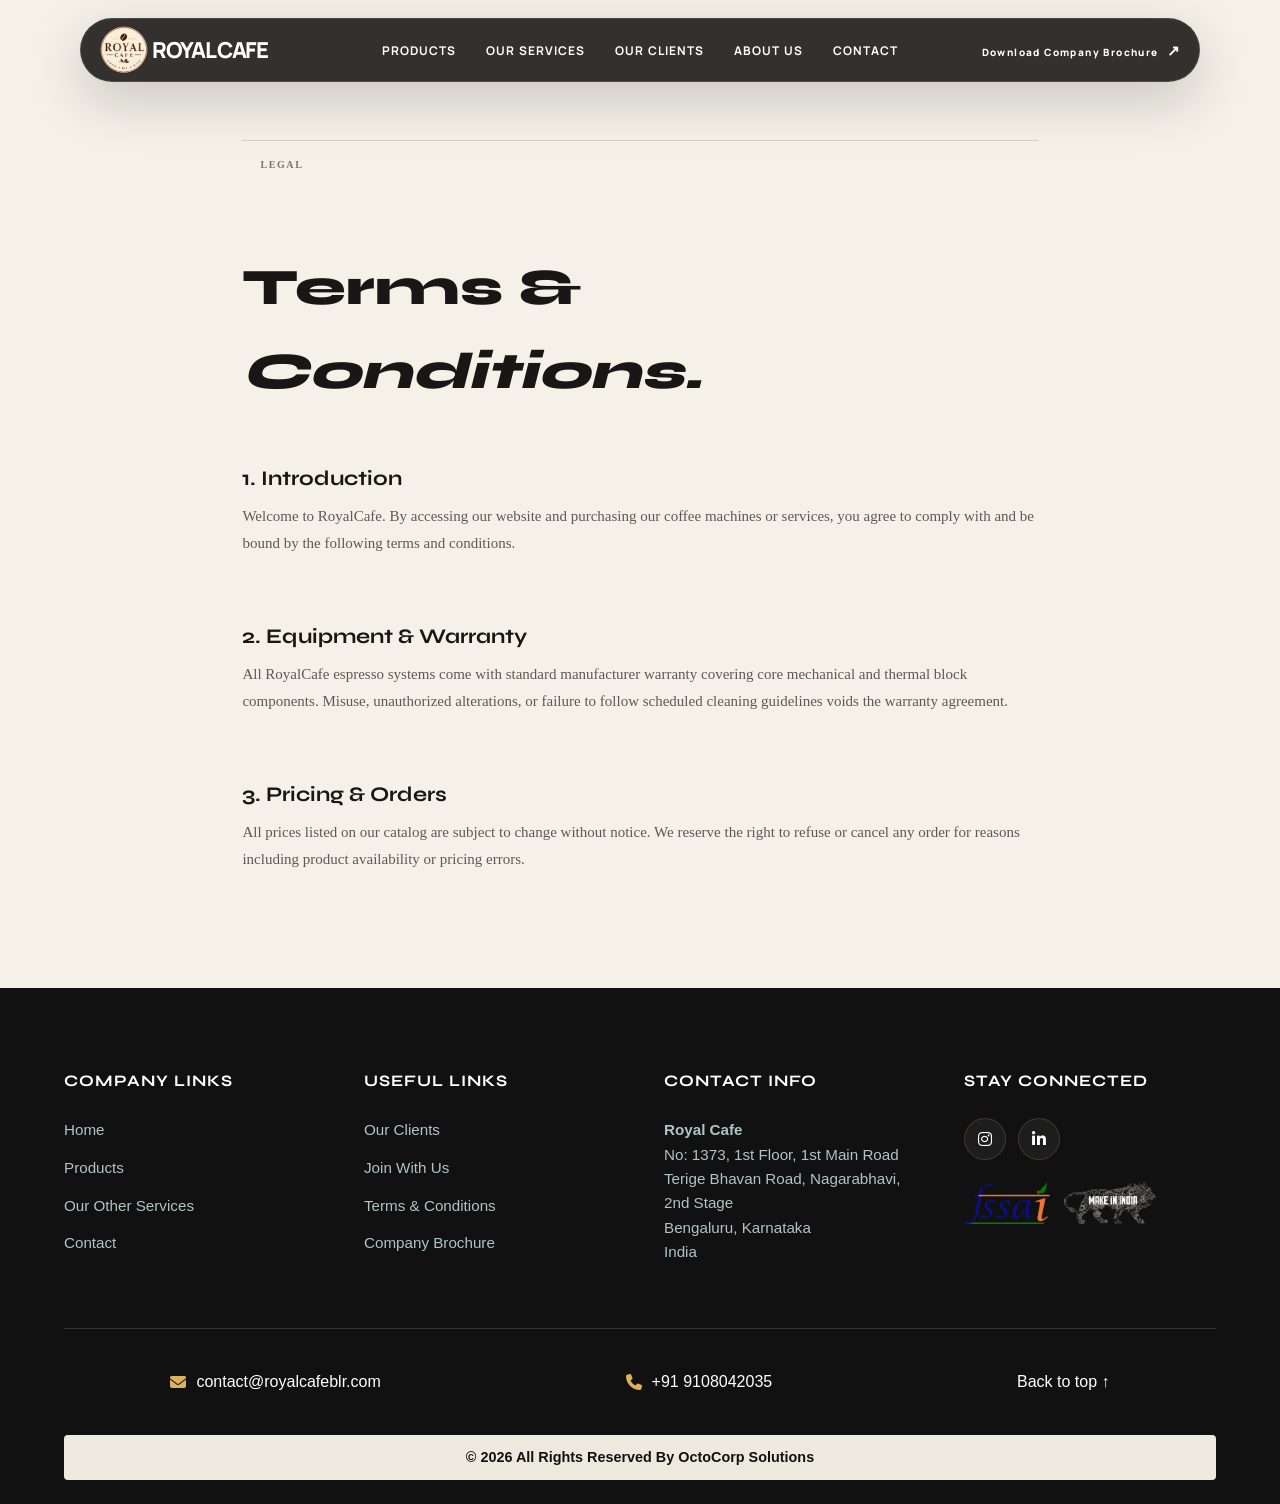
<file: terms.html>
<!doctype html>
<html lang="en">
<head>
  <meta charset="utf-8">
  <meta name="viewport" content="width=device-width,initial-scale=1">
  <title>Terms & Conditions — RoyalCafe</title>
  <link rel="preconnect" href="https://fonts.googleapis.com">
  <link rel="preconnect" href="https://fonts.gstatic.com" crossorigin>
  <link href="https://fonts.googleapis.com/css2?family=Cormorant+Garamond:ital,wght@0,500;0,600;1,500;1,600&family=Playwrite+CA+Guides:wght@400&family=Syne:wght@700;800&family=Manrope:wght@400;500;600;700;800&display=swap" rel="stylesheet">
  <link rel="stylesheet" href="styles.css">
  <link rel="stylesheet" href="https://cdnjs.cloudflare.com/ajax/libs/font-awesome/6.4.0/css/all.min.css">
</head>
<body>

  <!-- Header -->
  <header class="header" id="top" data-header>
    <a class="logo magnetic" href="index.html" aria-label="RoyalCafe home">
      <img src="assets/images/logo.png" alt="RoyalCafe Logo" height="30">
      ROYAL CAFE
    </a>
    <nav class="desktop-nav">
      <a href="products.html">Products</a>
      <a href="services.html">Our Services</a>
      <a href="client.html">Our Clients</a>
      <a href="about.html">About Us</a>
      <a href="contact.html">Contact</a>
    </nav>
       <a class="header-cta magnetic" href="https://profile.royalcafeblr.com">Download Company Brochure<span>↗</span></a>
    <button class="menu" aria-label="Open menu" aria-expanded="false"><i></i><i></i></button>
    <nav class="mobile-nav">
      <a href="products.html">Products</a>
      <a href="services.html">Our Services</a>
      <a href="client.html">Our Clients</a>
      <a href="about.html">About Us</a>
      <a href="contact.html">Contact</a>
      <a href="https://profile.royalcafeblr.com">Download Company Brochure</a>
    </nav>
  </header>

  <main class="terms-page-main" style="padding-top: 140px; max-width: 1000px; margin: 0 auto; padding-left: 8vw; padding-right: 8vw; padding-bottom: 100px;">
    <div class="section-top"><span></span><p>LEGAL</p></div>
    <h1 class="terms-page-title" style="font-family: 'Syne', sans-serif; font-size: clamp(2.5rem, 4vw, 4rem); font-weight: 800; margin-bottom: 30px;">Terms & <em>Conditions.</em></h1>
    
    <div class="terms-page-content" style="display: flex; flex-direction: column; gap: 30px; color: #5e5a53; line-height: 1.7;">
      <section>
        <h3 style="font-family: 'Syne', sans-serif; color: var(--ink); font-size: 1.3rem; margin-bottom: 10px;">1. Introduction</h3>
        <p>Welcome to RoyalCafe. By accessing our website and purchasing our coffee machines or services, you agree to comply with and be bound by the following terms and conditions.</p>
      </section>
      <section>
        <h3 style="font-family: 'Syne', sans-serif; color: var(--ink); font-size: 1.3rem; margin-bottom: 10px;">2. Equipment & Warranty</h3>
        <p>All RoyalCafe espresso systems come with standard manufacturer warranty covering core mechanical and thermal block components. Misuse, unauthorized alterations, or failure to follow scheduled cleaning guidelines voids the warranty agreement.</p>
      </section>
      <section>
        <h3 style="font-family: 'Syne', sans-serif; color: var(--ink); font-size: 1.3rem; margin-bottom: 10px;">3. Pricing & Orders</h3>
        <p>All prices listed on our catalog are subject to change without notice. We reserve the right to refuse or cancel any order for reasons including product availability or pricing errors.</p>
      </section>
    </div>
  </main>

  <!-- Footer -->
  <footer class="site-footer">
    <div class="footer-container">
        <div class="footer-col">
            <h3>Company Links</h3>
            <ul>
                <li><a href="index.html">Home</a></li>
                <li><a href="products.html">Products</a></li>
                <li><a href="services.html">Our Other Services</a></li> 
                <li><a href="contact.html">Contact</a></li>
            </ul>
        </div>
        <div class="footer-col">
            <h3>Useful Links</h3>
            <ul>
              <li><a href="client.html">Our Clients</a></li>
                <li><a href="careers.html">Join With Us</a></li>
                <li><a href="terms.html">Terms & Conditions</a></li>
              <li><a href="https://profile.royalcafeblr.com">Company Brochure</a></li>
                
            </ul>
        </div>
        <div class="footer-col">
            <h3>Contact Info</h3>
            <p><strong>Royal Cafe</strong><br>No: 1373, 1st Floor, 1st Main Road<br>Terige Bhavan Road, Nagarabhavi, 2nd Stage<br>Bengaluru, Karnataka<br>India</p>
        </div>
        <div class="footer-col">
            <h3>Stay Connected</h3>
            <div class="social-icons">
                
                <a href="https://instagram.com" target="_blank" rel="noopener" aria-label="Instagram"><i class="fa-brands fa-instagram"></i></a>
                <a href="https://linkedin.com" target="_blank" rel="noopener" aria-label="LinkedIn"><i class="fa-brands fa-linkedin-in"></i></a>
            </div>


            <div class="footer-trust-logos" aria-label="FSSAI and Make in India">
        <img src="assets/images/fssai.png" alt="FSSAI" loading="lazy">
        <img src="assets/images/made.png" alt="Make in India" loading="lazy">
    </div>



        </div>
    </div>
    <div class="footer-contact-bar">
        <div class="contact-item"><i class="fa-solid fa-envelope"></i><a href="mailto:contact@royalcafeblr.com"> contact@royalcafeblr.com </a></div>
        <div class="contact-item"><i class="fa-solid fa-phone"></i><a href="tel:9108042035"> +91 9108042035</a></div>
        <a href="terms.html">Back to top ↑</a>
    </div>
    <div class="footer-bottom"><a href="https://octocorp.in/"><p>&copy; 2026 All Rights Reserved By OctoCorp Solutions</p></a></div>
  </footer>

  <script src="script.js"></script>
</body>
</html>
</file>
<file: styles.css>
:root {
  --cream: #f5f1e9;
  --paper: #eee9df;
  --ink: #181715;
  --muted: #777269;
  --line: #d7d0c4;
  --dark: #151514;
  --gold: #9d7d4d;
  --white: #fff;
}

* {
  box-sizing: border-box;
}

html {
  scroll-behavior: smooth;
}

body {
  margin: 0;
  background: var(--cream);
  color: var(--ink);
 
  font-size: 15px;
  line-height: 1.65;
 




}





img,
video {
  display: block;
  width: 100%;
}

a {
  color: inherit;
}

.header {
  position: fixed;
  z-index: 100;
  top: 0;
  left: 0;
  width: 100%;
  background: rgba(245, 241, 233, .96);
  border-bottom: 1px solid var(--line);
  backdrop-filter: blur(10px);
}

.header-inner {
  height: 78px;
  max-width: 1440px;
  margin: auto;
  padding: 0 42px;
  display: flex;
  align-items: center;
  gap: 48px;
}


.header .logo {
  display: flex;
  align-items: center;
  gap: 3px;
}

.header .logo img {
  height: 50px; 
  width: auto;
  display: block;
}

.logo {
  font-size: 18px;
  font-weight: 800;
  letter-spacing: .08em;
  text-decoration: none;
  line-height: 1;
}

.logo span {
  font-family: serif;
  font-weight: 500;
  margin-left: 1px;
}

.desktop-nav {
  display: flex;
  gap: 31px;
  margin-left: auto;
}

.desktop-nav a,
.header-link {
  font-size: 12px;
  text-decoration: none;
}

.desktop-nav a {
  color: #514e48;
}

.desktop-nav a:hover {
  color: var(--ink);
}

.header-link {
  border-left: 1px solid var(--line);
  padding-left: 28px;
  font-weight: 700;
}

.header-link span {
  margin-left: 8px;
}

.menu,
.mobile-menu {
  display: none;
}

.hero {
  padding-top: 78px;
  min-height: 820px;
  display: grid;
  grid-template-columns: 42% 58%;
  background: var(--cream);
}

.hero-copy {
  padding: clamp(80px, 10vw, 155px) 8vw 80px 8vw;
  display: flex;
  flex-direction: column;
  justify-content: center;
}

.eyebrow,
.small-label,
.section-top p,
.section-number,
.hero-note,
.product-tag,
.machine-head>div p,
.range article>div span,
.journal article>div>span {
  font-size: 10px;
  letter-spacing: .16em;
  text-transform: uppercase;
  font-weight: 800;
}

.eyebrow {
  color: var(--gold);
  margin: 0 0 28px;
}

.hero h1 {
  font-size: clamp(62px, 7.1vw, 116px);
  line-height: .9;
  
  margin: 0 0 30px;
  font-weight: 800;
}

.hero h1 em,
h2 em {
  font-family: "Cormorant Garamond", Georgia, serif;
  font-weight: 500;
  letter-spacing: -.035em;
}

.hero-text {
  max-width: 460px;
  color: #5d5951;
  font-size: 19px;
  line-height: 1.7;
  margin: 0 0 38px;
}

.under-link {
  font-size: 12px;
  font-weight: 800;
  text-transform: uppercase;
  letter-spacing: .1em;
  text-decoration: none;
  border-bottom: 1px solid var(--ink);
  padding-bottom: 10px;
  width: max-content;
}

.under-link span {
  margin-left: 18px;
}

.hero-media {
  position: relative;
  min-height: 742px;
  overflow: hidden;
  background: #ddd7cd;
}

.hero-media video {
  height: 100%;
  object-fit: cover;
  object-position: center;
}

.hero-note {
  position: absolute;
  bottom: 24px;
  left: 26px;
  right: 26px;
  display: flex;
  justify-content: space-between;
  color: #fff;
  text-shadow: 0 1px 8px #000;
}

.intro,
.range,
.journal {
  max-width: 1440px;
  margin: auto;
  padding: 135px 8vw;
}

.section-top {
  display: flex;
  align-items: center;
  gap: 18px;
  border-top: 1px solid var(--line);
  padding-top: 16px;
  margin-bottom: 72px;
}

.section-top span,
.section-number {
  color: var(--gold);
  font-weight: 800;
}

.section-top p {
  margin: 0;
  color: var(--muted);
}

.intro-grid {
  display: grid;
  grid-template-columns: 1.3fr .7fr;
  gap: 9vw;
}

.intro h2,
.machine h2,
.details h2,
.ritual h2,
.range h2,
.statement h2,
.journal h2,
.contact h2 {
  font-size: clamp(48px, 5.7vw, 88px);
  line-height: .94;
  letter-spacing: -.06em;
  margin: 0;
  font-weight: 800;
}

.intro-copy {
  max-width: 500px;
  padding-top: 9px;
}

.intro-copy p {
  font-size: 20px;
  color: #5e5a53;
  margin: 0 0 22px;
}

.machine {
  background: var(--paper);
  padding: 105px 8vw 125px;
}

.machine-head {
  max-width: 1440px;
  margin: auto;
  display: flex;
  justify-content: space-between;
  gap: 80px;
  border-top: 1px solid var(--line);
  padding-top: 16px;
  margin-bottom: 50px;
}

.machine-head>div {
  display: flex;
  gap: 18px;
}

.machine-head>div p {
  margin: 0;
  font-size: 15px;
}

.machine-head-copy {
  font-size: 15px;
  max-width: 470px;
  color: #666158;
  margin: 0;
}


/* Machine image — fit correctly */
.product-stage {
    width: 100%;
    max-width: 1440px;
    height: auto;
    aspect-ratio: 1:1;
    margin: 0 auto;
    position: relative;
    overflow: hidden;
    background: #ddd8cf;
}

.product-stage img {
    display: block;
    width: 100%;
    height: 100%;
    object-fit: contain;
    object-position: center;
}

/* Keep the label positioned over the image */
.product-tag {
    position: absolute;
    left: 30px;
    bottom: 27px;
    z-index: 2;
}

@media (max-width: 768px) {
    .product-stage {
        aspect-ratio: 4 / 3;
    }

    .product-tag {
        left: 16px;
        bottom: 16px;
    }
}


.product-tag strong {
  font-size: 15px;
  letter-spacing: .1em;
}

.machine-bottom {
  max-width: 1050px;
  margin: 50px auto 0;
  display: grid;
  grid-template-columns: 1fr 1fr;
  gap: 10vw;
}

.machine-bottom h3 {
  font-size: 45px;
  line-height: .95;
  letter-spacing: -.045em;
  margin: 16px 0;
}

.machine-bottom>p {
  color: #625e56;
  font-size: 17px;
  margin: 30px 0 0;
  max-width: 480px;
}

.details {
  display: grid;
  grid-template-columns: 50% 50%;
  background: #191917;
  color: #f4f0e7;
}

.details-image {
  min-height: 760px;
}

.details-image img {
  height: 100%;
  object-fit: cover;
}

.details-copy {
  padding: 105px 9vw;
}

.details-copy .section-number {
  display: block;
  margin-bottom: 7px;
}

.details-copy .small-label {
  color: #8f8a80;
  margin: 0 0 38px;
  font-size: 15px;
}

.details h2 {
  margin-bottom: 68px;
}

.detail-list {
  border-top: 1px solid #393934;
}

.detail-list>div {
  display: grid;
  grid-template-columns: 35px 1fr;
  column-gap: 15px;
  border-bottom: 1px solid #393934;
  padding: 25px 0;
}

.detail-list span {
  font-size: 10px;
  color: #9d8a6c;
}

.detail-list h4 {
  font-size: 17px;
  margin: 0 0 6px;
}

.detail-list p {
  grid-column: 2;
  color: #aaa79f;
  margin: 0;
  max-width: 430px;
  font-size: 13px;
}


/* Second video section — remove unwanted gaps */
.ritual {
    display: grid;
    grid-template-columns: 43% 57%;
    min-height: 720px;
    padding: 0;
    gap: 0;
    overflow: hidden;
    background: #e5dfd4;
}

.ritual-media {
    width: 100%;
    height: 100%;
    min-height: 720px;
    padding: 0;
    margin: 0;
    overflow: hidden;
}

.ritual-media video {
    display: block;
    width: 100%;
    height: 100%;
    min-height: 720px;
    padding: 0;
    margin: 0;
    object-fit: cover;
    object-position: left center;
}

.ritual-copy {
    min-width: 0;
    padding: 70px 6vw;
    margin: 0;
    display: flex;
    flex-direction: column;
    justify-content: center;
}

@media (max-width: 768px) {
    .ritual {
        grid-template-columns: 1fr;
    }

    .ritual-media {
        min-height: 0;
        height: 60vw;
    }

    .ritual-media video {
        min-height: 0;
        height: 100%;
    }

    .ritual-copy {
        padding: 45px 7vw;
    }
}


.ritual-copy .section-number {
  margin-bottom: 7px;
}

.ritual-copy .small-label {
  color: #7c766d;
  margin: 0 0 38px;
}

.ritual-copy h2 {
  margin-bottom: 35px;
  letter-spacing: 1.5px;
}

.ritual-copy>p:last-child {
  max-width: 450px;
  color: #5d5952;
  font-size: 19px;
}

.range-head {
  display: grid;
  grid-template-columns: 1.2fr .8fr;
  gap: 9vw;
  align-items: end;
  margin-bottom: 58px;
}

.range-head>p {
  max-width: 450px;
  color: #5e5a53;
  margin: 0;
}

.range-grid {
  display: grid;
  grid-template-columns: repeat(3, 1fr);
  gap: 18px;
}

.range article {
  background: #e4ded3;
}

.range article img {
  aspect-ratio: 4/4.8;
  object-fit: cover;
}

.range article>div {
  padding: 25px 25px 30px;
}

.range article>div span {
  color: var(--gold);
  font-size: 15px;
}

.range article h3 {
  font-size: 29px;
  letter-spacing: -.04em;
  margin: 20px 0 8px;
}

.range article p {
  color: #676158;
  margin: 0;
  font-size: 13px;
}

.statement {
  display: grid;
  grid-template-columns: 55% 45%;
  background: #181816;
  color: #f5f1e9;
}

.statement-image {
  min-height: 730px;
}

.statement-image img {
  height: 100%;
  object-fit: cover;
}

.statement-copy {
  padding: 110px 9vw;
  display: flex;
  flex-direction: column;
  justify-content: center;
}

.statement-copy .small-label {
  color: #a89270;
}

.statement-copy h2 {
  margin: 22px 0 35px;
}

.statement-copy>p:last-child {
  max-width: 450px;
  color: #aaa79f;
  font-size: 16px;
}

       /* Card Container layout - Forces a single row on desktop and handles spacing */
.card-container {
    display: flex;
    flex-wrap: nowrap; /* Forces them to stay in a single row */
    gap: 25px;
    justify-content: center;
    max-width: 1400px;
    margin: 60px auto;
    padding: 0 5vw;
    overflow-x: auto; /* Allows horizontal scrolling smoothly on smaller screens if needed */
}

/* Individual Card Design matching your dark/luxury theme */
.card {
    background-color: var(--bg-card, #1a1a1a);
    color: var(--text-main, #ffffff);
    border: 1px solid rgba(255, 255, 255, 0.08);
    border-radius: 12px;
    box-shadow: 0 10px 30px rgba(0, 0, 0, 0.3);
    flex: 1;
    min-width: 320px;
    max-width: 400px;
    overflow: hidden;
    display: flex;
    flex-direction: column;
    transition: transform 0.3s cubic-bezier(0.16, 1, 0.3, 1), border-color 0.3s ease;
}

/* Hover Effect */
.card:hover {
    transform: translateY(-8px);
    border-color: var(--gold, #dfb15b);
}

/* Card Image Box */
.card-image {
    width: 100%;
    height: 220px;
    background-color: #222;
    display: flex;
    justify-content: center;
    align-items: center;
    color: var(--muted, #999);
    font-weight: 600;
    letter-spacing: 1px;
    font-size: 0.9rem;
    text-transform: uppercase;
}

/* Card Content Box */
.card-content {
    padding: 30px;
    display: flex;
    flex-direction: column;
    flex-grow: 1;
}

.card-title {
    font-family: 'Syne', sans-serif;
    font-size: 1.5rem;
    color: var(--text-main, #ffffff);
    margin-bottom: 12px;
    font-weight: 700;
}

.card-text {
    font-size: 0.95rem;
    color: var(--text-muted, #999);
    line-height: 1.6;
    margin-bottom: 25px;
    flex-grow: 1; 
}

/* Action Button styled to match your gold/modern theme */
.card-button {
    display: inline-block;
    text-align: center;
    background-color: var(--paper);
    color: var(--bg-base, #0b0b0b);
    padding: 12px 20px;
    border: none;
    border-radius: 4px;
    font-size: 0.85rem;
    font-weight: 700;
    text-transform: uppercase;
    letter-spacing: 1px;
    text-decoration: none;
    cursor: pointer;
    transition: background-color 0.2s ease;
}

.card-button:hover {
    background-color: #f1c46f;
}

/* Responsive adjustment for mobile screens so they stack nicely when space is tight */
@media(max-width: 1024px) {
    .card-container {
        flex-wrap: wrap; /* Stacks on tablets/mobile */
        justify-content: center;
    }
}



/* Card Image Container */
.card-image {
    width: 100%;
    height: 220px;
    background-color: var(--paper);
    overflow: hidden;
    position: relative;
}

/* Ensure the actual image covers the container nicely */
.card-image img {
    width: 100%;
    height: 100%;
    object-fit: cover;
    display: block;
    transition: transform 0.4s ease;
}

/* Smooth zoom effect on hover */
.card:hover .card-image img {
    transform: scale(1.05);
}




/* Reviews Section with Full White Background */
.reviews-section {
    background-color: var(--paper); /* Full white background for the section */
    color: #111111;
    padding: 7rem 5%;
    border-top: 1px solid rgba(0, 0, 0, 0.08);
}

.reviews-container {
    max-width: 1500px;
    margin: 0 auto;
}

.reviews-header h2 {
    font-family: 'Syne', sans-serif;
    font-size: clamp(2rem, 3.5vw, 3rem);
    font-weight: 800;
    text-transform: uppercase;
    color: #111111;
    margin-bottom: 3.5rem;
    letter-spacing: -0.5px;
}

.reviews-content-wrapper {
    display: flex;
    align-items: center;
    gap: 3rem;
}

/* Left Fixed Summary Card (Styled clean for white background) */
.reviews-summary-card {
    background: #f8f9fa;
    border: 1px solid #e0e0e0;
    border-radius: 12px;
    padding: 3rem 2.5rem;
    text-align: center;
    min-width: 280px;
    flex-shrink: 0;
    box-shadow: 0 10px 30px rgba(0,0,0,0.05);
}

.excellent-label {
    font-family: 'Syne', sans-serif;
    font-size: 1.4rem;
    font-weight: 800;
    letter-spacing: 1px;
    color: #111111;
    display: block;
    margin-bottom: 0.8rem;
}

.star-rating {
    color: #fbbc05;
    font-size: 1.4rem;
    margin-bottom: 0.8rem;
    letter-spacing: 3px;
}

.review-count {
    color: #666666;
    font-size: 0.95rem;
    margin-bottom: 1.5rem;
}

.review-count strong {
    color: #111111;
}

.google-brand {
    font-family: 'Syne', sans-serif;
    font-size: 1.8rem;
    font-weight: 800;
    letter-spacing: -1px;
}

.g-blue { color: #4285F4; }
.g-red { color: #EA4335; }
.g-yellow { color: #FBBC05; }
.g-green { color: #34A853; }

/* Right Slider Track & Viewport */
.reviews-slider-container {
    position: relative;
    overflow: hidden;
    flex: 1;
}

.review-cards-track {
    display: flex;
    gap: 2rem;
    transition: transform 0.4s cubic-bezier(0.16, 1, 0.3, 1);
}

/* White Review Cards */
.review-card {
    background: #ffffff; 
    color: #111111;
    border: 1px solid #e8e8e8;
    border-radius: 12px;
    padding: 2rem;
    min-width: 340px;
    max-width: 380px;
    flex: 0 0 auto;
    display: flex;
    flex-direction: column;
    justify-content: space-between;
    box-shadow: 0 8px 25px rgba(0,0,0,0.06);
}

.review-card-header {
    display: flex;
    align-items: center;
    gap: 15px;
    margin-bottom: 1rem;
    position: relative;
}

.reviewer-avatar {
    width: 45px;
    height: 45px;
    border-radius: 50%;
    background-color: #2c4a4e;
    color: #fff;
    display: flex;
    align-items: center;
    justify-content: center;
    font-weight: 700;
    font-size: 1.1rem;
    overflow: hidden;
}

.reviewer-avatar img {
    width: 100%;
    height: 100%;
    object-fit: cover;
}

.avatar-3 { background-color: #8b1e41; }

.reviewer-meta h4 {
    font-size: 1rem;
    font-weight: 700;
    color: #111111;
    margin-bottom: 2px;
}

.reviewer-meta span {
    font-size: 0.8rem;
    color: #666666;
}

.google-icon {
    position: absolute;
    top: 0;
    right: 0;
    color: #4285F4;
    font-size: 1.1rem;
}

.review-stars {
    color: #fbbc05;
    font-size: 0.9rem;
    margin-bottom: 1rem;
    display: flex;
    align-items: center;
    gap: 4px;
}

.verified-badge {
    color: #4285F4;
    font-size: 0.95rem;
    margin-left: 6px;
}

.review-text {
    color: #444444;
    font-size: 0.92rem;
    line-height: 1.6;
    margin-bottom: 1.5rem;
    flex-grow: 1;
}

.read-more {
    color: #111111;
    font-size: 0.85rem;
    font-weight: 600;
    text-decoration: underline;
    transition: color 0.3s ease;
}

.read-more:hover {
    color: var(--gold, #dfb15b);
}

/* Small Arrow Navigation Button */
.slider-arrow {
    position: absolute;
    top: 50%;
    right: -10px;
    transform: translateY(-50%);
    width: 45px;
    height: 45px;
    background-color: #111111;
    color: #ffffff;
    border: none;
    border-radius: 50%;
    display: flex;
    align-items: center;
    justify-content: center;
    box-shadow: 0 4px 15px rgba(0,0,0,0.2);
    cursor: pointer;
    z-index: 10;
    transition: all 0.3s ease;
}

.slider-arrow:hover {
    background-color: var(--gold, #dfb15b);
    color: #0b0b0b;
    transform: translateY(-50%) scale(1.05);
}

/* Responsive adjustment */
@media(max-width: 968px) {
    .reviews-content-wrapper {
        flex-direction: column;
    }
    .reviews-summary-card {
        width: 100%;
    }
    .slider-arrow {
        right: 5px;
    }
}



/* Footer Styles */
.site-footer {
    background-color: #111111; /* Deep teal/green tone from your reference */
    color: #ffffff;
    padding: 4rem 5% 1.5rem;
    font-family: 'Plus Jakarta Sans', sans-serif;
}

.footer-container {
    max-width: 1400px;
    margin: 0 auto;
    display: grid;
    grid-template-columns: repeat(auto-fit, minmax(220px, 1fr));
    gap: 3rem;
    padding-bottom: 3rem;
    border-bottom: 1px solid rgba(255, 255, 255, 0.15);
}

.footer-col h3 {
    font-family: 'Syne', sans-serif;
    font-size: 1rem;
    font-weight: 700;
    text-transform: uppercase;
    letter-spacing: 1px;
    margin-bottom: 1.5rem;
    color: #ffffff;
}

.footer-col ul {
    list-style: none;
    padding: 0;
    margin: 0;
}

.footer-col ul li {
    margin-bottom: 0.8rem;
}

.footer-col ul li a, 
.footer-col p {
    color: #b0c4c5;
    text-decoration: none;
    font-size: 0.95rem;
    line-height: 1.6;
    transition: color 0.3s ease;
}

.footer-col ul li a:hover {
    color: #ffffff;
}

/* Social Icons */
/* Social Icons Styling */
.social-icons {
    display: flex;
    gap: 12px;
}

.social-icons a {
    display: flex;
    align-items: center;
    justify-content: center;
    width: 42px;
    height: 42px;
    background-color: rgba(255, 255, 255, 0.05);
    border: 1px solid rgba(223, 177, 91, 0.2); /* Soft gold border */
    border-radius: 50%;
    color: #ffffff;
    font-size: 1rem;
    text-decoration: none;
    transition: all 0.3s ease;
}

.social-icons a:hover {
    background-color: #dfb15b; /* Gold fill on hover */
    color: #0b0b0b;
    border-color: #dfb15b;
    transform: translateY(-3px);
}

/* Footer Contact Bar (Email & Phone) */
.footer-contact-bar {
    max-width: 1400px;
    margin: 2.5rem auto;
    display: flex;
    justify-content: space-around;
    flex-wrap: wrap;
    gap: 2rem;
    font-size: 1rem;
    color: #ffffff;
}

.contact-item {
    display: flex;
    align-items: center;
    gap: 10px;
}

.contact-item i {
    color: #dfb15b; /* Accent gold touch */
}

/* Copyright Bottom Bar */
.footer-bottom {
    background-color: var(--paper);
    color: #111111;
    text-align: center;
    padding: 0.1rem;
    margin-top: 2rem;
    border-radius: 4px;
    font-size: 1rem;
    font-weight: 600;
}

/* Responsive adjustments */
@media(max-width: 768px) {
    .footer-container {
        grid-template-columns: 1fr;
        gap: 2rem;
    }
    .footer-contact-bar {
        flex-direction: column;
        align-items: flex-start;
    }
}

/* Ensure footer contact links are fully interactive */
.footer-contact-bar a {
    color: inherit;
    text-decoration: none;
    transition: color 0.3s ease;
    pointer-events: auto !important; /* Forces clickability */
}

.footer-contact-bar a:hover {
    color: var(--gold, #9d7d4d);
    text-decoration: underline;
}











.reveal {
  opacity: 0;
  transform: translateY(24px);
  transition: opacity .7s ease, transform .7s cubic-bezier(.2, .7, .2, 1);
}

.reveal.is-visible {
  opacity: 1;
  transform: none;
}

@media(max-width: 900px) {
  .header-inner {
    padding: 0 24px;
  }
  .desktop-nav,
  .header-link {
    display: none;
  }
  .menu {
    display: flex;
    margin-left: auto;
    background: none;
    border: 0;
    width: 34px;
    height: 34px;
    flex-direction: column;
    justify-content: center;
    gap: 6px;
    padding: 0;
  }
  .menu i {
    display: block;
    height: 1px;
    width: 24px;
    background: var(--ink);
  }
  .mobile-menu {
    display: none;
    padding: 25px 24px 30px;
    border-top: 1px solid var(--line);
    background: var(--cream);
  }
  .mobile-menu.open {
    display: grid;
    gap: 18px;
  }
  .mobile-menu a {
    text-decoration: none;
    font-size: 16px;
  }
  .hero {
    grid-template-columns: 1fr;
    padding-top: 78px;
  }
  .hero-copy {
    padding: 80px 8vw 55px;
  }
  .hero-media {
    min-height: 610px;
  }
  .intro,
  .range,
  .journal {
    padding: 100px 7vw;
  }
  .intro-grid,
  .range-head,
  .contact-grid {
    grid-template-columns: 1fr;
    gap: 35px;
  }
  .machine {
    padding: 85px 7vw 100px;
  }
  .machine-head,
  .machine-bottom {
    grid-template-columns: 1fr;
    display: grid;
    gap: 30px;
  }
  .product-stage {
    height: 600px;
  }
  .machine-bottom>p {
    margin-top: 0;
  }
  .details,
  .ritual,
  .statement {
    grid-template-columns: 1fr;
  }
  .details-image,
  .statement-image {
    min-height: 560px;
  }
  .details-copy,
  .ritual-copy,
  .statement-copy {
    padding: 80px 8vw;
  }
  .ritual-media {
    min-height: 500px;
  }
  .range-grid {
    grid-template-columns: 1fr;
  }
  .range article img {
    aspect-ratio: 1.25;
  }
  .journal-grid {
    grid-template-columns: 1fr;
  }
  .journal-side {
    grid-template-rows: auto;
  }
  .journal-side article {
    min-height: 260px;
  }
  .contact {
    padding: 90px 7vw 105px;
  }
}

@media(max-width: 600px) {
  body {
    font-size: 14px;
  }
  .header-inner {
    height: 68px;
  }
  .hero {
    padding-top: 68px;
  }
  .hero-copy {
    padding: 70px 7vw 45px;
  }
  .hero h1 {
    font-size: 58px;
  }
  .hero-text {
    font-size: 15px;
  }
  .hero-media {
    min-height: 500px;
  }
  .hero-note {
    left: 18px;
    right: 18px;
    bottom: 18px;
    font-size: 8px;
  }
  .intro,
  .range,
  .journal {
    padding: 80px 7vw;
  }
  .section-top {
    margin-bottom: 48px;
  }
  .intro h2,
  .machine h2,
  .details h2,
  .ritual h2,
  .range h2,
  .statement h2,
  .journal h2 {
    font-size: 50px;
  }
  .machine {
    padding: 75px 7vw 85px;
  }
  .machine-head {
    gap: 25px;
    margin-bottom: 35px;
  }
  .product-stage {
    height: 470px;
  }
  .machine-bottom {
    margin-top: 55px;
  }
  .machine-bottom h3 {
    font-size: 38px;
  }
  .details-image,
  .statement-image {
    min-height: 430px;
  }
  .details-copy,
  .ritual-copy,
  .statement-copy {
    padding: 70px 7vw;
  }
  .details h2 {
    margin-bottom: 45px;
  }
  .ritual-media {
    min-height: 390px;
  }
  .range-head {
    margin-bottom: 40px;
  }
  .range article h3 {
    font-size: 26px;
  }
  .statement-copy h2 {
    font-size: 48px;
  }
  .journal-main img {
    height: 430px;
  }
  .journal-main>div {
    padding: 22px;
  }
  .journal h3 {
    font-size: 27px;
  }
  .journal-side article {
    grid-template-columns: 42% 58%;
    min-height: 210px;
  }
  .journal-side img {
    min-height: 210px;
  }
  .journal-side article>span,
  .journal-side article>h3 {
    margin-left: 18px;
    margin-right: 14px;
  }
  .journal-side h3 {
    font-size: 20px;
  }
  .contact {
    padding: 75px 7vw 85px;
  }
  .contact-grid {
    margin-top: 55px;
  }
  .contact h2 {
    font-size: 57px;
  }
  footer {
    padding: 28px 7vw;
    gap: 15px;
    flex-wrap: wrap;
  }
  footer p {
    display: none;
  }
}

@media(prefers-reduced-motion: reduce) {
  html {
    scroll-behavior: auto;
  }
  .reveal {
    opacity: 1;
    transform: none;
    transition: none;
  }
}

/* V5-preserving enhancement layer: navbar + cursor + scroll only */
:root {
  --display: Manrope, Arial, sans-serif;
  --serif: "Cormorant Garamond", Georgia, serif;
  --ease: cubic-bezier(.16, 1, .3, 1);
}

.scroll-progress {
  position: fixed;
  left: 0;
  top: 0;
  width: 0;
  height: 3px;
  background: var(--gold);
  z-index: 1001;
  transition: width .08s linear;
}

.cursor-dot,
.cursor-ring {
  position: fixed;
  pointer-events: none;
  z-index: 10000;
  transform: translate(-50%, -50%);
  opacity: 0;
}

.cursor-dot {
  width: 5px;
  height: 5px;
  background: #fff;
  border-radius: 50%;
  mix-blend-mode: difference;
}

.cursor-ring {
  width: 34px;
  height: 34px;
  border: 1px solid rgba(255, 255, 255, .75);
  border-radius: 50%;
  transition: width .3s var(--ease), height .3s var(--ease), background .3s var(--ease);
}

.cursor-ring.active {
  width: 58px;
  height: 58px;
  background: rgba(255, 255, 255, .06);
}

.header {
  height: 64px;
  padding: 0 18px;
  position: fixed;
  left: 50%;
  top: 18px;
  transform: translateX(-50%);
  width: min(1120px, calc(100% - 32px));
  z-index: 1000;
  display: grid;
  grid-template-columns: 1fr auto 1fr;
  align-items: center;
  color: #fff;
  background: rgba(12, 12, 11, .84);
  border: 1px solid rgba(255, 255, 255, .12);
  border-radius: 999px;
  box-shadow: 0 18px 55px rgba(0, 0, 0, .18);
  backdrop-filter: blur(18px) saturate(1.2);
  -webkit-backdrop-filter: blur(18px) saturate(1.2);
  transition: top .45s var(--ease), width .45s var(--ease), background .45s var(--ease), box-shadow .45s var(--ease);
}

.header.scrolled {
  top: 12px;
  background: rgba(12, 12, 11, .94);
  box-shadow: 0 14px 45px rgba(0, 0, 0, .24);
}

.header .logo {
  font: 900 22px/1 var(--display);
  letter-spacing: -.06em;
  color: #fff;
  text-decoration: none;
}

.header .logo span {
  font-family: var(--serif);
  font-weight: 400;
  margin-left: 3px;
}

.header .desktop-nav {
  display: flex;
  gap: 30px;
  font: 700 9px var(--display);
  letter-spacing: .12em;
  text-transform: uppercase;
  margin: 0;
}

.header .desktop-nav a,
.header .header-cta {
  transition: opacity .25s;
  text-decoration: none;
  color: #fff;
}

.header .desktop-nav a:hover {
  opacity: .55;
}

.header .header-cta {
  justify-self: end;
  font: 800 10px var(--display);
  letter-spacing: .14em;
}

.header .header-cta span {
  font-size: 15px;
  margin-left: 8px;
}

.header .menu {
  display: none;
  background: none;
  border: 0;
  color: #fff;
}

.header .mobile-nav {
  display: none;
}

@media(max-width: 950px) {
  .header {
    grid-template-columns: 1fr auto;
  }
  .header .desktop-nav,
  .header .header-cta {
    display: none;
  }
  .header .menu {
    display: block;
    justify-self: end;
    width: 40px;
    height: 40px;
    position: relative;
    z-index: 101;
  }
  .header .menu i {
    display: block;
    width: 24px;
    height: 1px;
    background: #fff;
    margin: 6px 0;
    transition: .3s;
  }
  .header .mobile-nav {
    position: absolute;
    display: flex;
    visibility: hidden;
    opacity: 0;
    transform: translateY(-15px);
    left: 0;
    right: 0;
    top: 82px;
    padding: 30px 7vw 35px;
    background: rgba(18, 18, 16, .96);
    backdrop-filter: blur(18px);
    -webkit-backdrop-filter: blur(18px);
    flex-direction: column;
    gap: 22px;
    font: 800 12px var(--display);
    letter-spacing: .14em;
    text-transform: uppercase;
    transition: .35s var(--ease);
    border: 1px solid rgba(255, 255, 255, .08);
    border-radius: 28px;
  }
  .header .mobile-nav.open {
    visibility: visible;
    opacity: 1;
    transform: none;
  }
  .header .mobile-nav a {
    color: #fff;
    text-decoration: none;
  }
}

@media(max-width: 650px) {
  .header {
    height: 60px;
    top: 12px;
    width: calc(100% - 24px);
    padding: 0 15px;
  }
  .header.scrolled {
    top: 8px;
  }
  .header .mobile-nav {
    top: 70px;
  }
  .cursor-dot,
  .cursor-ring {
    display: none;
  }
  body {
    cursor: auto;
  }
}

@media(prefers-reduced-motion: reduce) {
  html {
    scroll-behavior: auto;
  }
  .cursor-dot,
  .cursor-ring {
    display: none;
  }

  .ticker-track {
    animation: none;
  }
}


.ticker {
  background: var(--warm, var(--paper));
  color: #111;
  overflow: hidden;
  border-bottom: 1px solid rgba(0, 0, 0, .15);
}

.ticker-track {
  width: max-content;
  display: flex;
  align-items: center;
  flex-wrap: nowrap;
  gap: 0;
  will-change: transform;
  animation: ticker 18s linear infinite;
}

.ticker-group {
  flex: 0 0 auto;
  display: flex;
  align-items: center;
  gap: 100px;
  padding: 14px 50px 14px 0;
  white-space: nowrap;
  font: 900 11px var(--display);
  letter-spacing: .16em;
}

.ticker b {
  flex: 0 0 auto;
  font-size: 14px;
}

@keyframes ticker {
  from {
    transform: translate3d(0, 0, 0);
  }
  to {
    transform: translate3d(-50%, 0, 0);
  }
}

@media (max-width: 650px) {
  .ticker-group {
    gap: 55px;
    padding-right: 28px;
    font-size: 10px;
  }

  .ticker-track {
    animation-duration: 14s;
  }
}


/* Mobile responsiveness patch — preserves the existing RoyalCafe visual direction. */
img, video {
  max-width: 100%;
}
.hero-media video,
.ritual-media video {
  display: block;
  width: 100%;
  height: 100%;
  object-fit: cover;
}
.card-container,
.reviews-content-wrapper,
.reviews-slider-container,
.review-cards-track {
  min-width: 0;
}
.card-container {
  width: min(100% - 2rem, 1400px);
  margin-inline: auto;
}
.card,
.card-image,
.card-content {
  min-width: 0;
}
.card-image img {
  display: block;
  width: 100%;
  height: 100%;
  object-fit: cover;
}
.review-cards-track {
  will-change: transform;
}
.review-card {
  box-sizing: border-box;
}
.header .mobile-nav {
  max-height: min(70vh, 520px);
  overflow-y: auto;
  overscroll-behavior: contain;
  z-index: 1002;
}
.header .menu {
  align-items: center;
  justify-content: center;
  cursor: pointer;
  touch-action: manipulation;
}
.header .mobile-nav a,
.header .menu {
  -webkit-tap-highlight-color: transparent;
}
@media (max-width: 768px) {
  .hero-media {
    min-height: clamp(260px, 75vw, 500px);
    height: auto;
  }
  .product-stage {
    height: auto;
    min-height: 0;
    aspect-ratio: 4 / 5;
  }
  .product-stage > img {
    width: 100%;
    height: 100%;
    object-fit: contain;
  }
  .details-image,
  .statement-image {
    min-height: 0;
    aspect-ratio: 4 / 3;
  }
  .details-image img,
  .statement-image img {
    display: block;
    width: 100%;
    height: 100%;
    object-fit: cover;
  }
  .ritual-media {
    min-height: 0;
    aspect-ratio: 4 / 3;
  }
  .range-grid {
    gap: 1.25rem;
  }
  .card-container {
    width: calc(100% - 2rem);
    gap: 1rem;
  }
  .reviews-section {
    padding-inline: 1rem;
  }
  .reviews-content-wrapper {
    gap: 1.5rem;
  }
  .reviews-summary-card {
    box-sizing: border-box;
  }
  .review-card {
    min-width: min(82vw, 340px);
    max-width: min(82vw, 340px);
    padding: 1.25rem;
  }
  .review-cards-track {
    gap: 1rem;
  }
  .slider-arrow {
    right: 4px;
    width: 40px;
    height: 40px;
  }
  .footer-container {
    grid-template-columns: repeat(2, minmax(0, 1fr));
    gap: 1.75rem 1rem;
  }
  .footer-contact-bar {
    gap: 1rem;
    overflow-wrap: anywhere;
  }
}
@media (max-width: 480px) {
  .header .logo {
    font-size: 18px;
  }
  .hero h1 {
    font-size: clamp(2.5rem, 12vw, 3.6rem);
    overflow-wrap: anywhere;
  }
  .intro h2,
  .machine h2,
  .details h2,
  .ritual h2,
  .range h2,
  .statement h2,
  .journal h2 {
    font-size: clamp(2.25rem, 10vw, 3.1rem);
  }
  .hero-copy,
  .details-copy,
  .ritual-copy,
  .statement-copy {
    padding-inline: 6vw;
  }
  .footer-container {
    grid-template-columns: 1fr;
  }
  .review-card {
    min-width: calc(100vw - 4rem);
    max-width: calc(100vw - 4rem);
  }
  .ticker-group {
    gap: 2rem;
  }
}
@media (prefers-reduced-motion: reduce) {
  .header,
  .header *,
  .review-cards-track,
  .slider-arrow,
  .ticker-track {
    scroll-behavior: auto !important;
    animation-duration: 0.01ms !important;
    transition-duration: 0.01ms !important;
  }
}


/* Contact page mobile layout: stack concierge card and enquiry form. */
.contact-page-main { width: 100%; min-width: 0; }
.contact-page-grid {
  display: grid;
  grid-template-columns: minmax(0, 1fr) minmax(0, 1fr);
  align-items: stretch;
  gap: clamp(24px, 4vw, 60px);
  min-width: 0;
}
.contact-concierge-card, .contact-page-form { min-width: 0; width: 100%; }
.contact-concierge-card { overflow-wrap: anywhere; }
.contact-page-form input, .contact-page-form textarea {
  display: block; max-width: 100%; min-width: 0; box-sizing: border-box; font-size: 16px;
}
.contact-page-form textarea { resize: vertical; }
@media (max-width: 768px) {
  .contact-page-main { padding: 112px 1.25rem 4rem !important; }
  .contact-page-main .section-top { margin-bottom: 2.5rem; }
  .contact-page-main h1 { font-size: clamp(2.75rem, 11vw, 4rem) !important; line-height: 1.02; overflow-wrap: normal; }
  .contact-page-main > p { font-size: 1.05rem !important; line-height: 1.65; margin-bottom: 2rem !important; }
  .contact-page-grid { grid-template-columns: minmax(0, 1fr); gap: 1.5rem; }
  .contact-concierge-card { padding: 1.5rem !important; border-radius: 12px; }
  .contact-concierge-card h3 { font-size: 1.55rem !important; line-height: 1.2; }
  .contact-concierge-card p { overflow-wrap: anywhere; }
  .contact-page-form { gap: 1.1rem !important; }
  .contact-page-form label { font-size: 0.8rem !important; }
  .contact-page-form input, .contact-page-form textarea { width: 100% !important; padding: 14px !important; }
  .contact-page-form .card-button { width: 100%; min-height: 48px; }
}
@media (max-width: 380px) {
  .contact-page-main { padding-inline: 1rem !important; }
  .contact-concierge-card { padding: 1.2rem !important; }
}


/* Final mobile viewport corrections: enforce full-width sections and readable cards. */
html, body {
  width: 100%;
  max-width: 100%;
}
body { overflow-x: clip; }
.card-container, .reviews-section, .site-footer {
  width: 100%;
  max-width: 100%;
  min-width: 0;
  box-sizing: border-box;
}
@media (max-width: 768px) {
  .card-container {
    display: grid !important;
    grid-template-columns: minmax(0, 1fr) !important;
    flex-wrap: initial !important;
    width: calc(100% - 2rem) !important;
    max-width: 680px !important;
    margin: 2rem auto !important;
    padding: 0 !important;
    gap: 1rem !important;
    overflow: visible !important;
  }
  .card {
    width: 100% !important;
    min-width: 0 !important;
    max-width: none !important;
    box-sizing: border-box;
  }
  .card-content { padding: 1.25rem !important; }
  .card-title, .card-text { overflow-wrap: break-word; word-break: normal; }
  .reviews-section {
    width: 100% !important;
    padding: 3rem 1rem !important;
    box-sizing: border-box;
  }
  .reviews-content-wrapper {
    display: flex !important;
    flex-direction: column !important;
    align-items: stretch !important;
    width: 100% !important;
    gap: 1.25rem !important;
  }
  .reviews-summary-card {
    width: 100% !important;
    min-width: 0 !important;
    box-sizing: border-box;
    padding: 1.75rem 1rem !important;
  }
  .reviews-slider-container {
    width: 100% !important;
    min-width: 0 !important;
    overflow: hidden !important;
  }
  .review-cards-track {
    display: flex;
    gap: 1rem !important;
    width: max-content;
  }
  .review-card {
    flex: 0 0 calc(100vw - 4rem) !important;
    width: calc(100vw - 4rem) !important;
    min-width: 0 !important;
    max-width: calc(100vw - 4rem) !important;
    box-sizing: border-box;
  }
  .site-footer {
    width: 100% !important;
    padding: 2.5rem 1rem 1rem !important;
    box-sizing: border-box;
  }
  .footer-container {
    grid-template-columns: minmax(0, 1fr) !important;
    width: 100% !important;
    gap: 1.5rem !important;
  }
  .footer-contact-bar { width: 100%; min-width: 0; flex-wrap: wrap; }
  .site-footer .footer-bottom { width: 100%; box-sizing: border-box; }
}


/* Ensure the copyright remains visible even though the mobile footer hides other paragraphs. */
.site-footer .footer-bottom,
.site-footer .footer-bottom a,
.site-footer .footer-bottom p {
  display: block !important;
  visibility: visible !important;
  opacity: 1 !important;
}
.site-footer .footer-bottom {
  width: 100%;
  box-sizing: border-box;
  text-align: center;
  color: #111;
}
.site-footer .footer-bottom a {
  color: inherit;
  text-decoration: none;
}
.site-footer .footer-bottom p {
  margin: 0;
  padding: 0.65rem 0.5rem;
  color: #111 !important;
  font-size: 0.9rem;
  line-height: 1.5;
  overflow-wrap: anywhere;
}


/* Alignment refinements for Services and Terms pages. */
.services-page-main,
.terms-page-main { width: 100%; box-sizing: border-box; min-width: 0; }
.services-page-main h1,
.terms-page-main h1 { max-width: 100%; overflow-wrap: break-word; }
.services-page-main > p { line-height: 1.7; }
.services-page-grid { grid-template-columns: repeat(2, minmax(0, 1fr)) !important; align-items: stretch; }
.service-page-card { min-width: 0; height: 100%; }
.service-page-image img { display: block; width: 100%; height: 100%; object-fit: contain; }
.service-page-card-content { min-width: 0; }
.service-page-card-content h3 { line-height: 1.25; }
.service-page-card-content p { line-height: 1.7 !important; }
.terms-page-content section { min-width: 0; }
.terms-page-content h3 { line-height: 1.35; }
.terms-page-content p { margin-top: 0; line-height: 1.8; overflow-wrap: break-word; }
@media (max-width: 1000px) {
  .services-page-grid { grid-template-columns: repeat(2, minmax(0, 1fr)) !important; gap: 24px !important; }
  .services-page-main { padding-left: 5vw !important; padding-right: 5vw !important; }
  .service-page-card-content { padding: 26px !important; }
}
@media (max-width: 650px) {
  .services-page-main { padding: 108px 1rem 4rem !important; }
  .services-page-main .section-top,
  .terms-page-main .section-top { margin-bottom: 2rem; }
  .services-page-main h1 { font-size: clamp(2.35rem, 10vw, 3.5rem) !important; line-height: 1.04; letter-spacing: -.035em; margin-bottom: 1.1rem !important; }
  .services-page-main > p { font-size: 1rem !important; line-height: 1.7; margin-bottom: 2rem !important; }
  .services-page-grid { grid-template-columns: minmax(0, 1fr) !important; gap: 1.25rem !important; }
  .service-page-image { height: auto !important; aspect-ratio: 4 / 3; }
  .service-page-card-content { padding: 1.25rem !important; }
  .service-page-card-content h3 { font-size: 1.55rem !important; }
  .service-page-card-content p { margin-bottom: 1.25rem !important; }
  .terms-page-main { padding: 108px 1.25rem 4rem !important; }
  .terms-page-title { font-size: clamp(2.25rem, 9vw, 3.25rem) !important; line-height: 1.08; letter-spacing: -.03em; margin-bottom: 1.5rem !important; }
  .terms-page-content { gap: 1.5rem !important; font-size: .98rem; }
  .terms-page-content h3 { font-size: 1.15rem !important; margin-bottom: .5rem !important; }
  .terms-page-content p { line-height: 1.75; }
}


/* Compact mobile footer: keep contact details visible without a long single-column stack. */
@media (max-width: 650px) {
  .site-footer .footer-container {
    grid-template-columns: repeat(2, minmax(0, 1fr)) !important;
    align-items: start;
    column-gap: 1rem !important;
    row-gap: 1.35rem !important;
  }
  .site-footer .footer-col {
    min-width: 0;
    overflow-wrap: anywhere;
  }
  .site-footer .footer-contact-bar {
    display: flex;
    flex-direction: row;
    flex-wrap: wrap;
    align-items: center;
    justify-content: space-between;
    gap: .75rem 1rem !important;
    margin-top: 1.5rem;
    padding-top: 1rem;
  }
  .site-footer .footer-contact-bar .contact-item {
    min-width: 0;
    max-width: 100%;
    overflow-wrap: anywhere;
  }
  .site-footer .footer-contact-bar > a {
    flex: 0 0 auto;
  }
}
@media (max-width: 380px) {
  .site-footer .footer-contact-bar {
    flex-direction: column;
    align-items: flex-start;
  }
}


/* Final mobile footer fix: the legacy mobile rule hides all footer paragraphs.
   Keep the Contact Info address visible while preserving the copyright bar. */
@media (max-width: 768px) {
  .site-footer .footer-container .footer-col p {
    display: block !important;
    visibility: visible !important;
    opacity: 1 !important;
    margin: 0;
    line-height: 1.65;
    overflow-wrap: anywhere;
  }
  .site-footer .footer-container .footer-col h3 {
    margin-bottom: 1rem;
  }
}




/* Footer trust logos */
.site-footer .footer-trust-logos {
    display: flex;
    align-items: center;
    justify-content: flex-start;
    gap: 14px;
    margin-top: 22px;
    flex-wrap: wrap;
}

.site-footer .footer-trust-logos img {
    display: block;
    width: auto;
    height: 42px;
    max-width: 46%;
    object-fit: contain;
    object-position: left center;
}

@media (max-width: 600px) {
    .site-footer .footer-trust-logos {
        gap: 12px;
        margin-top: 18px;
    }

    .site-footer .footer-trust-logos img {
        height: 36px;
        max-width: 44%;
    }
}

@media (max-width: 768px) {
    .services-page-grid {
        grid-template-columns: 1fr !important;
        gap: 24px !important;
    }
}






/* =========================================
   ROYAL CAFE — PANTRY PAGE
   ========================================= */

.pantry-page {
    max-width: 1440px;
    margin: 0 auto;
    padding: 145px 7vw 90px;
    color: var(--ink);
}

.pantry-page p {
    color: #676158;
    line-height: 1.8;
}

.pantry-eyebrow {
    display: block;
    color: #a17a37;
    font-size: 10px;
    font-weight: 800;
    letter-spacing: 0.16em;
    margin-bottom: 20px;
}

.pantry-hero {
    padding-bottom: 75px;
}

.pantry-hero-grid {
    display: grid;
    grid-template-columns: 1fr 0.9fr;
    gap: 55px;
    align-items: center;
    margin-top: 40px;
}

.pantry-hero-copy h1,
.pantry-intro h2,
.pantry-section-heading h2,
.pantry-feature-copy h2,
.pantry-final-cta h2 {
    font-family: 'Cormorant Garamond', serif;
    font-weight: 600;
    letter-spacing: -0.035em;
    line-height: 0.98;
    margin: 0 0 24px;
}

.pantry-hero-copy h1 {
    font-size: clamp(3.2rem, 5.5vw, 5.7rem);
}

.pantry-hero-copy h1 em,
.pantry-intro h2 em,
.pantry-section-heading h2 em,
.pantry-feature-copy h2 em,
.pantry-final-cta h2 em {
    font-weight: 500;
}

.pantry-hero-copy > p {
    max-width: 510px;
    font-size: 1rem;
    margin-bottom: 30px;
}

.pantry-primary-btn,
.pantry-light-btn {
    display: inline-flex;
    align-items: center;
    justify-content: space-between;
    gap: 22px;
    padding: 16px 22px;
    background: var(--gold);
    color: #191917;
    text-decoration: none;
    font-size: 10px;
    font-weight: 800;
    letter-spacing: 0.09em;
}

.pantry-primary-btn span,
.pantry-light-btn span {
    font-size: 17px;
}

.pantry-hero-image {
    position: relative;
    height: 500px;
    overflow: hidden;
    background: #ddd7cd;
}

.pantry-hero-image img {
    display: block;
    width: 100%;
    height: 100%;
    object-fit: cover;
}

.pantry-hero-caption {
    position: absolute;
    bottom: 18px;
    left: 18px;
    right: 18px;
    display: flex;
    flex-direction: column;
    gap: 7px;
    padding: 20px;
    background: rgba(25, 25, 23, 0.84);
    color: #fff;
}

.pantry-hero-caption span {
    color: var(--gold);
    font-size: 9px;
    font-weight: 800;
    letter-spacing: 0.15em;
}

.pantry-hero-caption strong {
    font-family: 'Cormorant Garamond', serif;
    font-size: 1.6rem;
    font-weight: 600;
}

.pantry-intro {
    display: grid;
    grid-template-columns: 1fr 0.8fr;
    gap: 65px;
    align-items: center;
    padding: 65px 0;
    border-top: 1px solid var(--line);
    border-bottom: 1px solid var(--line);
}

.pantry-intro h2,
.pantry-section-heading h2,
.pantry-feature-copy h2,
.pantry-final-cta h2 {
    font-size: clamp(2.8rem, 4.5vw, 4.2rem);
}

.pantry-intro > p {
    max-width: 490px;
    margin: 0;
}

.pantry-categories {
    padding: 85px 0;
}

.pantry-section-heading {
    display: flex;
    justify-content: space-between;
    align-items: end;
    gap: 35px;
    margin-bottom: 38px;
}

.pantry-section-heading > p {
    max-width: 370px;
    margin: 0 0 5px;
}

.pantry-category-grid {
    display: grid;
    grid-template-columns: repeat(3, minmax(0, 1fr));
    gap: 25px;
}

.pantry-category-card {
    min-width: 0;
    overflow: hidden;
    background: var(--paper);
    border: 1px solid var(--line);
    border-radius: 10px;
    transition: transform 0.3s ease, box-shadow 0.3s ease;
}

.pantry-category-card:hover {
    transform: translateY(-5px);
    box-shadow: 0 15px 35px rgba(0, 0, 0, 0.07);
}

.pantry-category-image {
    height: 245px;
    position: relative;
    overflow: hidden;
    background: #e7e0d5;
}

.pantry-category-image img {
    display: block;
    width: 100%;
    height: 100%;
    object-fit: cover;
    transition: transform 0.5s ease;
}

.pantry-category-card:hover .pantry-category-image img {
    transform: scale(1.05);
}

.pantry-category-number {
    position: absolute;
    top: 15px;
    left: 15px;
    display: grid;
    place-items: center;
    width: 35px;
    height: 35px;
    background: var(--ink);
    color: #fff;
    border-radius: 50%;
    font-size: 11px;
    font-weight: 700;
}

.pantry-category-content {
    padding: 25px 24px 28px;
}

.pantry-category-label {
    color: #a17a37;
    font-size: 9px;
    font-weight: 800;
    letter-spacing: 0.14em;
}

.pantry-category-content h3 {
    font-family: 'Syne', sans-serif;
    font-size: 1.25rem;
    line-height: 1.35;
    margin: 12px 0 10px;
}

.pantry-category-content p {
    font-size: 0.9rem;
    margin: 0;
}

.pantry-feature-banner {
    display: grid;
    grid-template-columns: 1.2fr 0.8fr;
    gap: 55px;
    padding: 55px;
    background: #191917;
    color: #f4f0e7;
    border-radius: 12px;
}

.pantry-feature-copy .pantry-eyebrow {
    color: var(--gold);
}

.pantry-feature-copy h2 {
    font-size: clamp(2.8rem, 4.5vw, 4.2rem);
}

.pantry-feature-copy > p {
    max-width: 510px;
    color: #c4bfb5;
    margin-bottom: 28px;
}

.pantry-light-btn {
    background: var(--gold);
}

.pantry-feature-details {
    display: flex;
    flex-direction: column;
    justify-content: center;
}

.pantry-feature-details > div {
    display: flex;
    align-items: start;
    gap: 20px;
    padding: 20px 0;
    border-bottom: 1px solid rgba(255, 255, 255, 0.16);
}

.pantry-feature-details > div:first-child {
    border-top: 1px solid rgba(255, 255, 255, 0.16);
}

.pantry-feature-details span {
    color: var(--gold);
    font-size: 11px;
    font-weight: 800;
}

.pantry-feature-details p {
    color: #f4f0e7;
    font-size: 0.95rem;
    margin: 0;
}

.pantry-final-cta {
    padding: 90px 20px 30px;
    text-align: center;
}

.pantry-final-cta h2 {
    margin-bottom: 20px;
}

.pantry-final-cta > p {
    max-width: 580px;
    margin: 0 auto 28px;
}

@media (max-width: 900px) {
    .pantry-hero-grid {
        gap: 30px;
    }

    .pantry-hero-image {
        height: 420px;
    }

    .pantry-category-grid {
        grid-template-columns: repeat(2, minmax(0, 1fr));
    }

    .pantry-feature-banner {
        gap: 30px;
        padding: 38px;
    }
}

@media (max-width: 600px) {
    .pantry-page {
        padding: 120px 6vw 55px;
    }

    .pantry-hero-grid,
    .pantry-intro,
    .pantry-feature-banner {
        grid-template-columns: 1fr;
        gap: 30px;
    }

    .pantry-hero-grid {
        margin-top: 28px;
    }

    .pantry-hero-copy h1 {
        font-size: clamp(3rem, 12vw, 4.2rem);
    }

    .pantry-hero-image {
        height: 340px;
    }

    .pantry-intro {
        padding: 45px 0;
    }

    .pantry-categories {
        padding: 55px 0;
    }

    .pantry-section-heading {
        flex-direction: column;
        align-items: start;
        gap: 15px;
    }

    .pantry-category-grid {
        grid-template-columns: 1fr;
        gap: 22px;
    }

    .pantry-category-image {
        height: 260px;
    }

    .pantry-feature-banner {
        padding: 30px 24px;
    }

    .pantry-final-cta {
        padding-top: 60px;
    }
}

/* RITUAL SECTION — MOBILE ONLY */
@media (max-width: 750px) {

  .ritual {
    display: grid;
    grid-template-columns: 1fr;
    width: 100%;
    gap: 0;
    overflow: hidden;
  }

  .ritual-media {
    width: 100%;
    height: 240px;
    overflow: hidden;
  }

  .ritual-media video {
    display: block;
    width: 100%;
    height: 100%;
    object-fit: contain;
    object-position: center;
  }

  .ritual-copy {
    width: 100%;
    padding: 35px 22px 40px;
    box-sizing: border-box;
  }

  .ritual-copy h2 {
    font-size: clamp(30px, 8vw, 40px);
    line-height: 1.1;
  }

  .ritual-copy > p:not(.small-label) {
    font-size: 15px;
    line-height: 1.7;
  }
}
</file>
